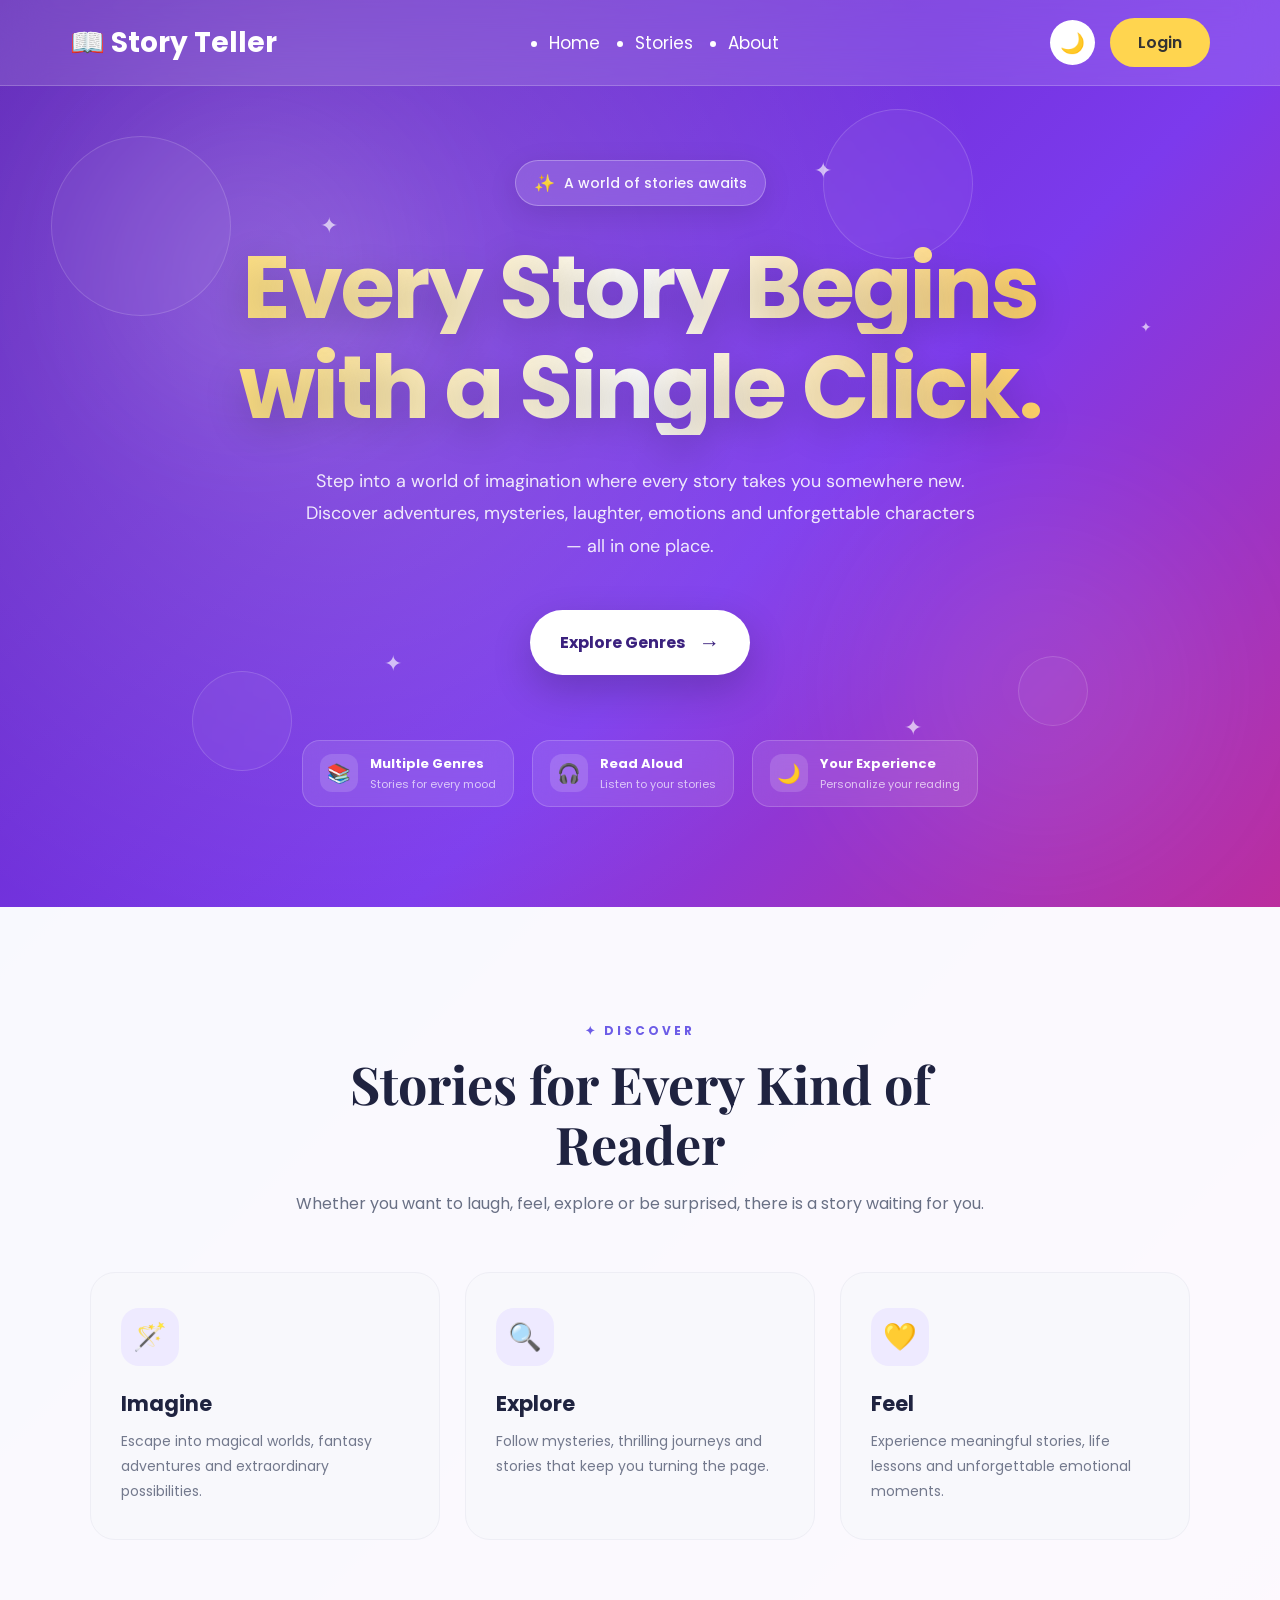
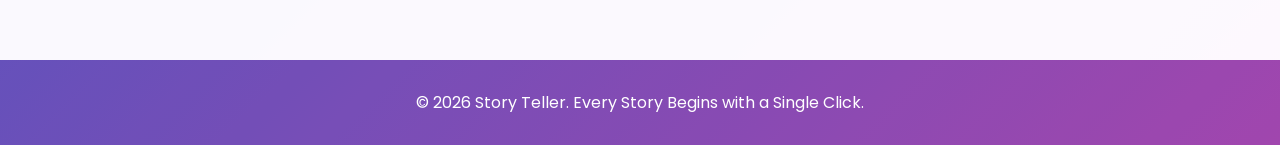
<file: public/index.html>
<!DOCTYPE html>
<html lang="en">

<head>

    <meta charset="UTF-8">

    <meta name="viewport"
          content="width=device-width, initial-scale=1.0">

    <title>Story Teller | Every Story Begins with a Single Click</title>


    <!-- ================= GOOGLE FONTS ================= -->

    <link rel="preconnect"
          href="https://fonts.googleapis.com">

    <link rel="preconnect"
          href="https://fonts.gstatic.com"
          crossorigin>

    <link
        href="https://fonts.googleapis.com/css2?family=DM+Sans:wght@400;500;600;700&family=Playfair+Display:wght@500;600;700&display=swap"
        rel="stylesheet"
    >


    <!-- ================= CSS ================= -->

    <link
        rel="stylesheet"
        href="../assets/css/style.css"
    >

    <link
        rel="stylesheet"
        href="../assets/css/home.css"
    >

    <link
        rel="stylesheet"
        href="../assets/css/responsive.css"
    >

</head>


<body>


    <!-- =====================================================
                            NAVBAR
    ===================================================== -->

    <header>

        <nav class="navbar">


            <div class="logo">

                📖 Story Teller

            </div>


            <ul class="nav-links">


                <li>

                    <a
                        href="index.html"
                        class="active"
                        data-i18n="home"
                    >
                        Home
                    </a>

                </li>


                <li>

                    <a
                        href="stories.html"
                        data-i18n="stories"
                    >
                        Stories
                    </a>

                </li>


                <li>

                    <a
                        href="about.html"
                        data-i18n="about"
                    >
                        About
                    </a>

                </li>


            </ul>


            <div class="nav-right">


                <button
                    id="theme-toggle"
                    class="theme-btn"
                    aria-label="Toggle dark mode"
                >
                    🌙
                </button>


                <a
                    href="login.html"
                    class="login-btn"
                    data-i18n="login"
                >
                    Login
                </a>


            </div>


        </nav>

    </header>



    <!-- =====================================================
                         HERO SECTION
    ===================================================== -->

    <main>


        <section class="hero">


            <!-- Animated Background -->

            <div class="gradient-bg"></div>


            <!-- Decorative Glow -->

            <div class="hero-glow hero-glow-one"></div>

            <div class="hero-glow hero-glow-two"></div>


            <!-- Floating Circles -->

            <span class="circle circle1"></span>

            <span class="circle circle2"></span>

            <span class="circle circle3"></span>

            <span class="circle circle4"></span>


            <!-- Floating Stars -->

            <span class="star star1">✦</span>

            <span class="star star2">✦</span>

            <span class="star star3">✦</span>

            <span class="star star4">✦</span>

            <span class="star star5">✦</span>



            <!-- =================================================
                            HERO CONTENT
            ================================================= -->

            <div class="hero-content">


                <!-- Small Badge -->

                <div class="hero-badge">

                    <span class="badge-icon">
                        ✨
                    </span>

                    <span data-i18n="awaits">
                        A world of stories awaits
                    </span>

                </div>



                <!-- Main Heading -->

                <h1>

                    <span data-i18n="storyBegins">
                        Every Story Begins
                    </span>

                    <span data-i18n="singleClick">
                        with a Single Click.
                    </span>

                </h1>



                <!-- Description -->

                <p class="hero-description"
                   data-i18n="heroDescription">

                    Step into a world of imagination where
                    every story takes you somewhere new.

                    Discover adventures, mysteries,
                    laughter, emotions and unforgettable
                    characters — all in one place.

                </p>



                <!-- Explore Button -->

                <div class="hero-buttons">

                    <a
                        href="stories.html"
                        class="btn-primary hero-main-btn"
                    >

                        <span data-i18n="exploreGenres">
                            Explore Genres
                        </span>

                        <span class="arrow">
                            →
                        </span>

                    </a>

                </div>



                <!-- Trust / Feature Row -->

                <div class="hero-features">


                    <div class="hero-feature">

                        <span class="feature-icon">
                            📚
                        </span>

                        <div>

                            <strong data-i18n="multipleGenres">
                                Multiple Genres
                            </strong>

                            <small data-i18n="storiesEveryMood">
                                Stories for every mood
                            </small>

                        </div>

                    </div>



                    <div class="hero-feature">

                        <span class="feature-icon">
                            🎧
                        </span>

                        <div>

                            <strong data-i18n="readAloud">
                                Read Aloud
                            </strong>

                            <small data-i18n="listenStories">
                                Listen to your stories
                            </small>

                        </div>

                    </div>



                    <div class="hero-feature">

                        <span class="feature-icon">
                            🌙
                        </span>

                        <div>

                            <strong data-i18n="yourExperience">
                                Your Experience
                            </strong>

                            <small data-i18n="personalizeReading">
                                Personalize your reading
                            </small>

                        </div>

                    </div>


                </div>


            </div>


        </section>



        <!-- =====================================================
                         DISCOVER SECTION
        ===================================================== -->

        <section class="discover-section">


            <div class="discover-container">


                <div class="section-heading">


                    <span class="section-label">
                        ✦ DISCOVER
                    </span>


                    <h2 data-i18n="storiesEveryReader">
                        Stories for Every Kind of Reader
                    </h2>


                    <p data-i18n="readerDescription">

                        Whether you want to laugh, feel,
                        explore or be surprised,
                        there is a story waiting for you.

                    </p>


                </div>



                <div class="discover-grid">


                    <div class="discover-card">


                        <div class="discover-icon">
                            🪄
                        </div>


                        <h3 data-i18n="imagine">
                            Imagine
                        </h3>


                        <p data-i18n="imagineDescription">

                            Escape into magical worlds,
                            fantasy adventures and
                            extraordinary possibilities.

                        </p>


                    </div>



                    <div class="discover-card">


                        <div class="discover-icon">
                            🔍
                        </div>


                        <h3 data-i18n="explore">
                            Explore
                        </h3>


                        <p data-i18n="exploreDescription">

                            Follow mysteries, thrilling
                            journeys and stories that
                            keep you turning the page.

                        </p>


                    </div>



                    <div class="discover-card">


                        <div class="discover-icon">
                            💛
                        </div>


                        <h3 data-i18n="feel">
                            Feel
                        </h3>


                        <p data-i18n="feelDescription">

                            Experience meaningful stories,
                            life lessons and unforgettable
                            emotional moments.

                        </p>


                    </div>


                </div>


            </div>


        </section>


    </main>



    <!-- =====================================================
                            FOOTER
    ===================================================== -->

    <footer>

        <p>

            © 2026 Story Teller.

            <span data-i18n="tagline">
                Every Story Begins with a Single Click.
            </span>

        </p>

    </footer>



    <!-- =====================================================
                            APP JS
    ===================================================== -->

    <script src="../assets/js/app.js"></script>


    <!-- =====================================================
                       LANGUAGE SYSTEM
    ===================================================== -->

    <script src="../assets/js/language.js"></script>



    <!-- =====================================================
                         LOGIN CHECK
    ===================================================== -->

    <script>

        const loginBtn =
            document.querySelector(".login-btn");


        if (
            localStorage.getItem("loggedIn")
            === "true"
        ) {

            loginBtn.innerHTML =
                "Profile";

            loginBtn.href =
                "profile.html";

        }

    </script>


</body>

</html>
</file>
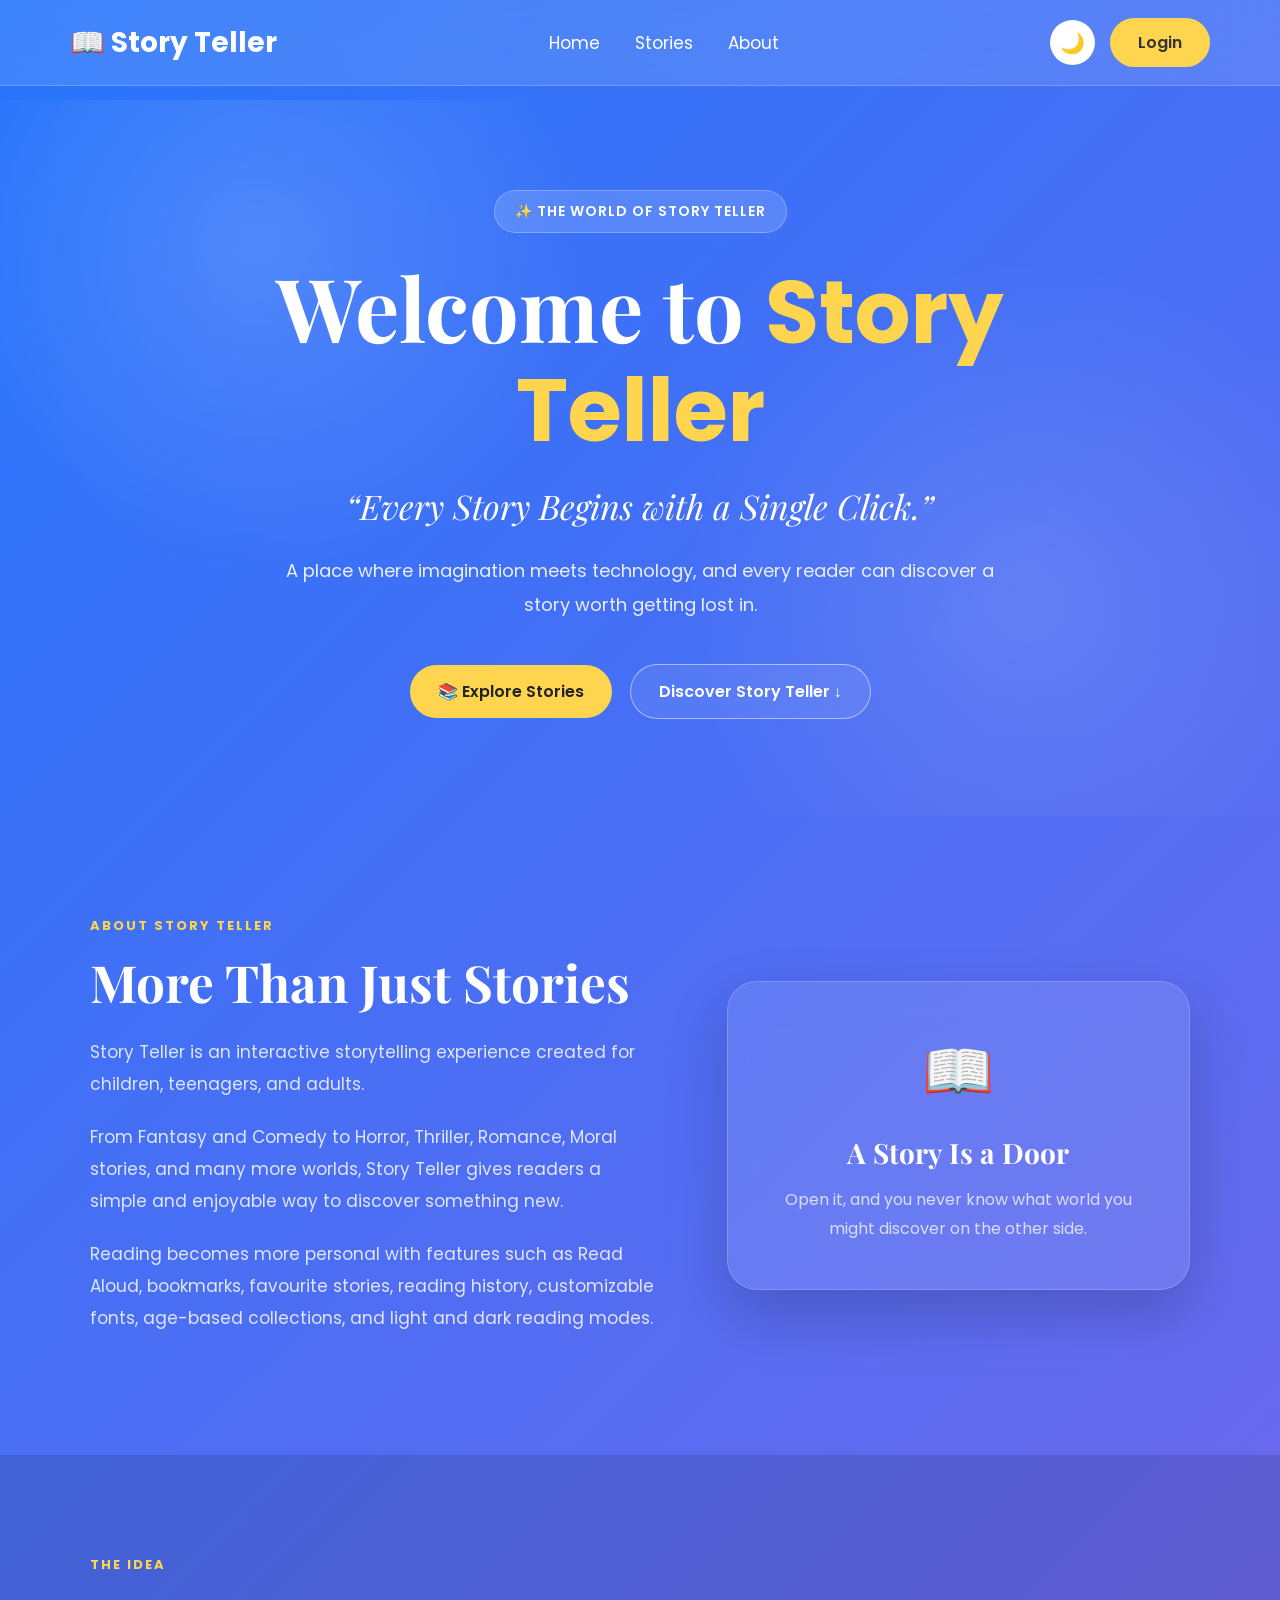
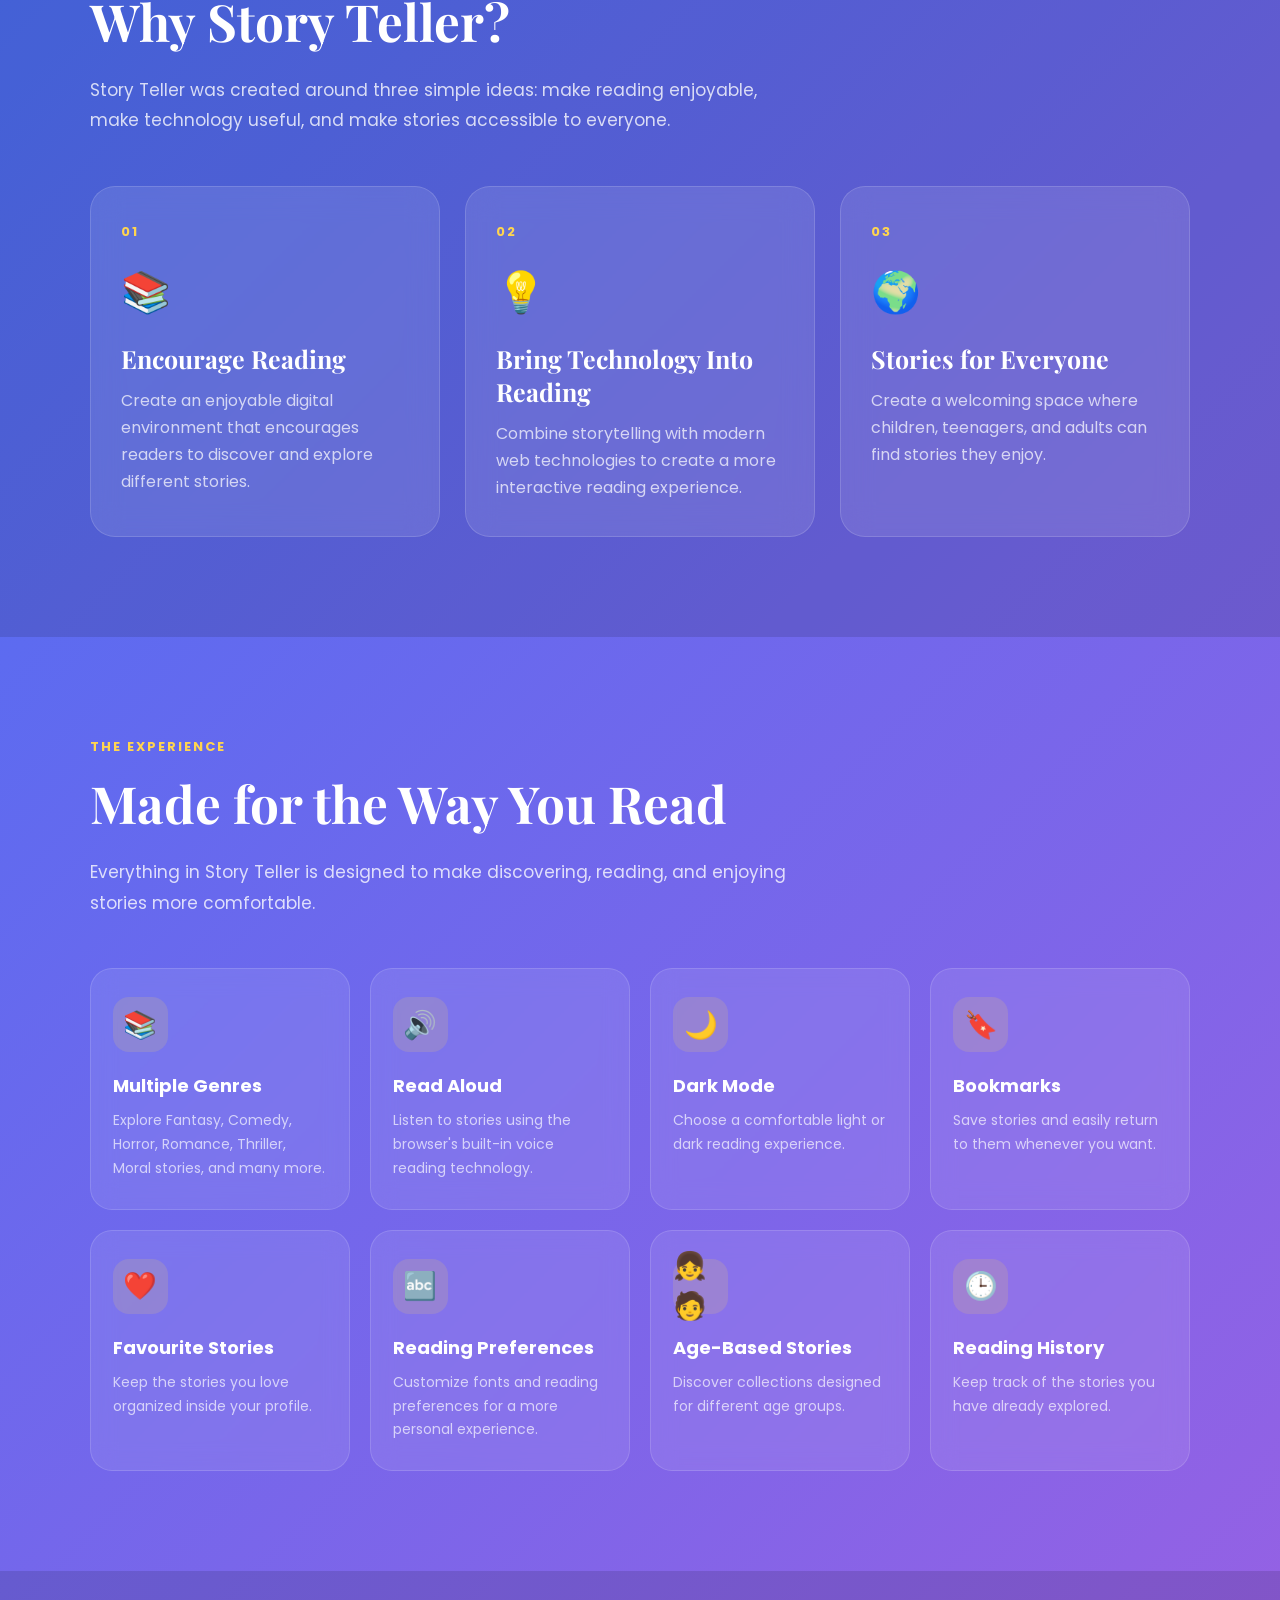
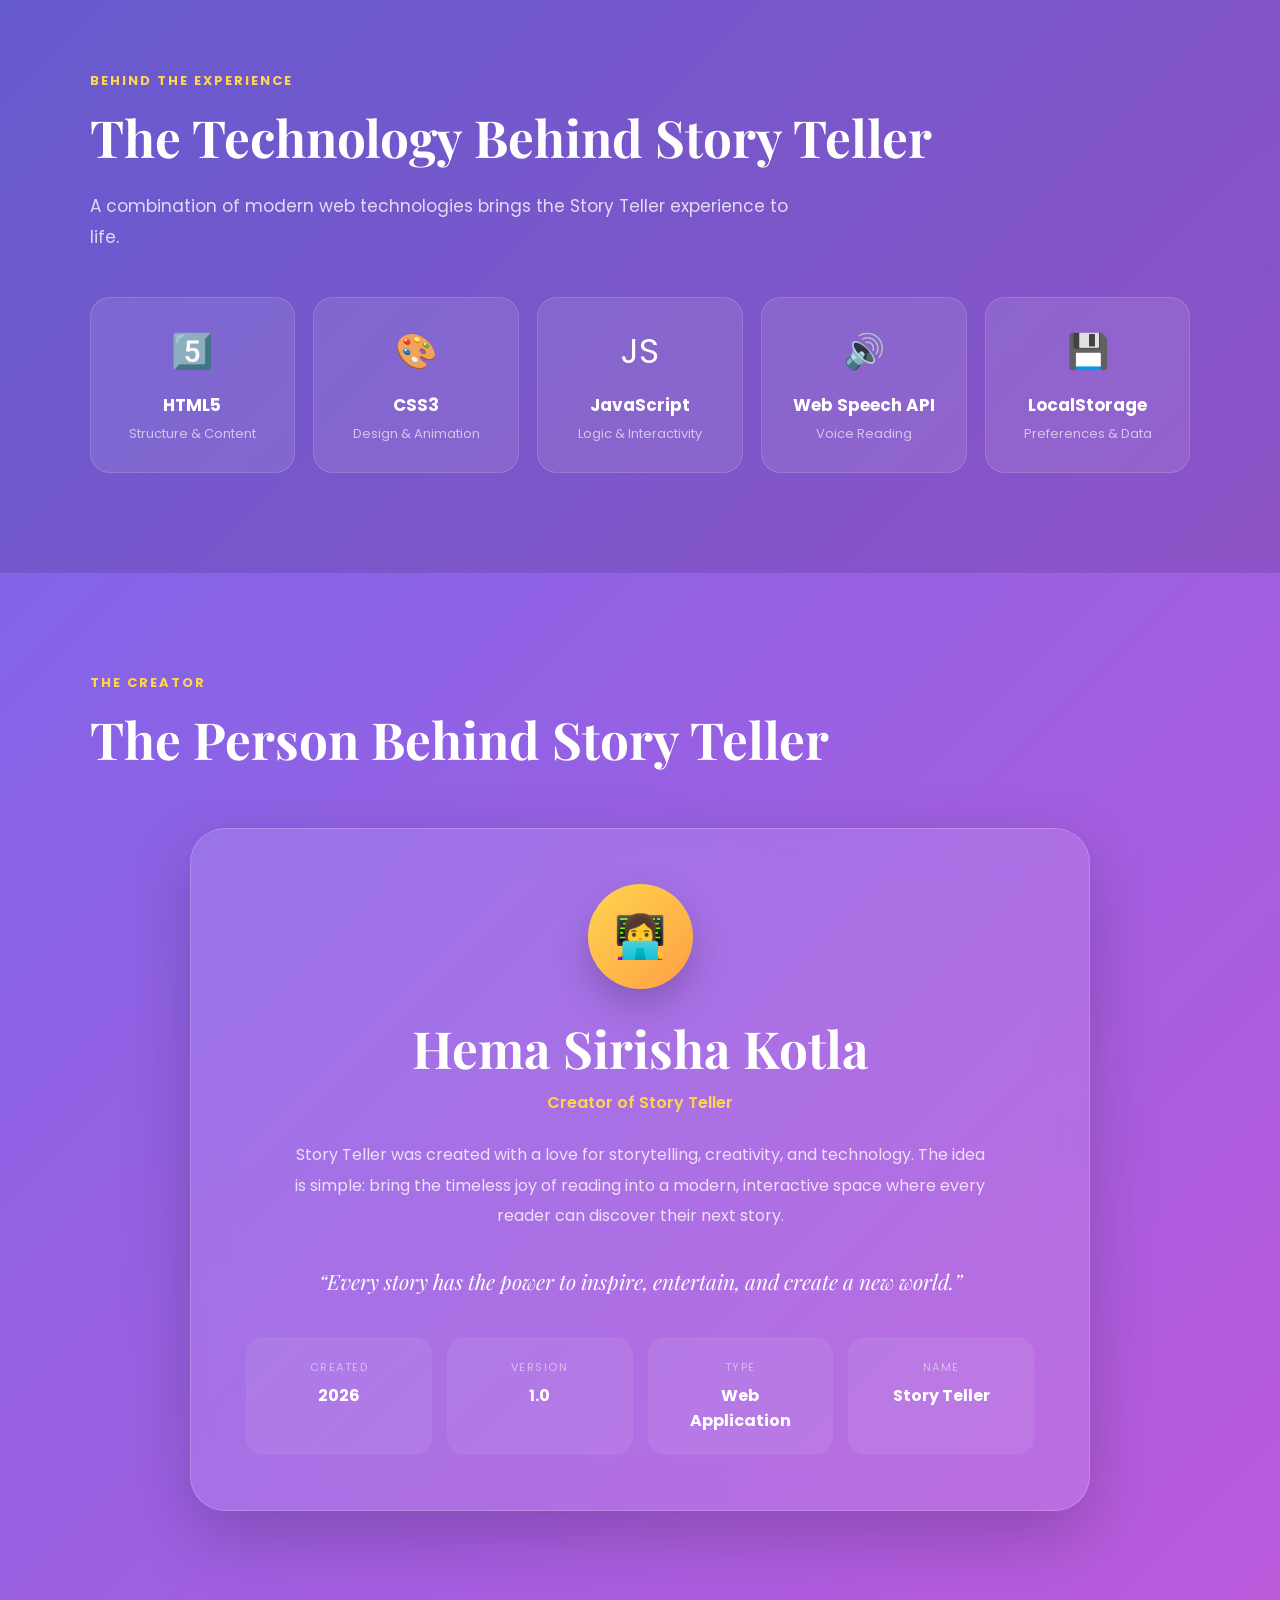
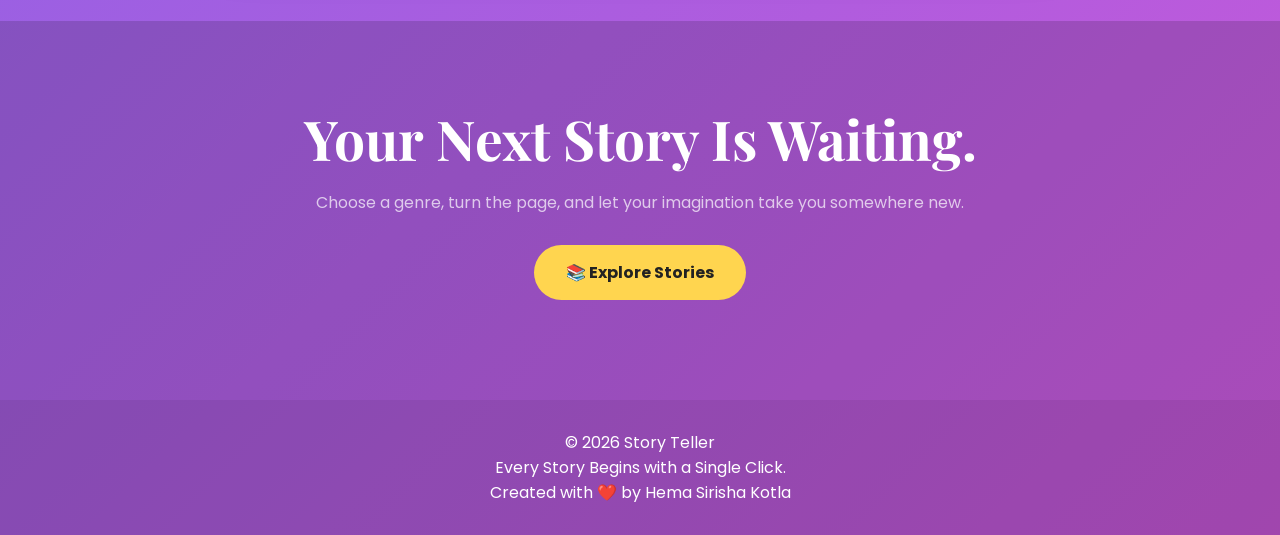
<file: public/about.html>
<!DOCTYPE html>
<html lang="en">

<head>

    <meta charset="UTF-8">

    <meta name="viewport" content="width=device-width, initial-scale=1.0">

    <title>About | Story Teller</title>

    <!-- Google Fonts -->
    <link rel="preconnect" href="https://fonts.googleapis.com">
    <link rel="preconnect" href="https://fonts.gstatic.com" crossorigin>

    <link
        href="https://fonts.googleapis.com/css2?family=DM+Sans:wght@400;500;600;700&family=Playfair+Display:wght@500;600;700&display=swap"
        rel="stylesheet"
    >

    <!-- Existing Styles -->
    <link rel="stylesheet" href="../assets/css/style.css">
    <link rel="stylesheet" href="../assets/css/home.css">
    <link rel="stylesheet" href="../assets/css/responsive.css">

    <style>

        /* =========================================
           ABOUT PAGE
        ========================================= */

        body {
            font-family: "DM Sans", sans-serif;
        }

        .about-page {
            padding-top: 100px;
            overflow: hidden;
        }


        /* =========================================
           HERO
        ========================================= */

        .about-hero {
            position: relative;
            min-height: 72vh;

            display: flex;
            align-items: center;
            justify-content: center;

            text-align: center;

            padding: 90px 20px;

            background:
                radial-gradient(
                    circle at 20% 20%,
                    rgba(255,255,255,.15),
                    transparent 28%
                ),
                radial-gradient(
                    circle at 80% 70%,
                    rgba(255,255,255,.12),
                    transparent 30%
                );
        }


        .about-hero-content {
            position: relative;
            z-index: 2;

            max-width: 950px;

            animation: aboutHeroIn 1s ease;
        }


        @keyframes aboutHeroIn {

            from {
                opacity: 0;
                transform: translateY(35px);
            }

            to {
                opacity: 1;
                transform: translateY(0);
            }

        }


        .about-badge {

            display: inline-flex;

            align-items: center;
            gap: 8px;

            padding: 10px 20px;

            border-radius: 30px;

            background: rgba(255,255,255,.15);

            border: 1px solid rgba(255,255,255,.25);

            backdrop-filter: blur(15px);

            font-size: 14px;

            font-weight: 600;

            letter-spacing: 1px;

            margin-bottom: 28px;

        }


        .about-hero h1 {

            font-family: "Playfair Display", serif;

            font-size: clamp(48px, 7vw, 88px);

            line-height: 1.05;

            margin-bottom: 25px;

            color: white;

        }


        .about-hero h1 span {

            color: #FFD54F;

        }


        .about-tagline {

            font-family: "Playfair Display", serif;

            font-size: clamp(22px, 3vw, 34px);

            font-style: italic;

            color: #fff;

            margin-bottom: 25px;

        }


        .about-description {

            max-width: 750px;

            margin: auto;

            font-size: 18px;

            line-height: 1.9;

            color: rgba(255,255,255,.88);

        }


        .about-hero-buttons {

            margin-top: 35px;

        }


        .about-hero-buttons a {

            display: inline-block;

            text-decoration: none;

            margin: 7px;

            padding: 14px 28px;

            border-radius: 30px;

            font-weight: 600;

            transition: .3s;

        }


        .about-primary {

            background: #FFD54F;

            color: #222;

        }


        .about-secondary {

            border: 1px solid rgba(255,255,255,.5);

            color: white;

            background: rgba(255,255,255,.08);

            backdrop-filter: blur(10px);

        }


        .about-hero-buttons a:hover {

            transform: translateY(-4px);

        }


        /* =========================================
           COMMON SECTION
        ========================================= */

        .about-section {

            padding: 100px 7%;

            position: relative;

        }


        .about-section-inner {

            max-width: 1200px;

            margin: auto;

        }


        .section-label {

            color: #FFD54F;

            font-size: 13px;

            font-weight: 700;

            letter-spacing: 2px;

            text-transform: uppercase;

            margin-bottom: 12px;

        }


        .about-section h2 {

            font-family: "Playfair Display", serif;

            font-size: clamp(34px, 4vw, 52px);

            margin-bottom: 20px;

            color: white;

        }


        .section-intro {

            max-width: 720px;

            line-height: 1.8;

            font-size: 17px;

            color: rgba(255,255,255,.78);

        }


        /* =========================================
           WHAT IS STORY TELLER
        ========================================= */

        .about-story {

            display: grid;

            grid-template-columns: 1.1fr .9fr;

            gap: 70px;

            align-items: center;

        }


        .story-text p {

            line-height: 1.9;

            color: rgba(255,255,255,.82);

            font-size: 17px;

            margin-bottom: 20px;

        }


        .story-quote-card {

            padding: 45px;

            border-radius: 30px;

            background: rgba(255,255,255,.10);

            border: 1px solid rgba(255,255,255,.18);

            backdrop-filter: blur(20px);

            box-shadow: 0 25px 60px rgba(0,0,0,.18);

            text-align: center;

        }


        .story-quote-icon {

            font-size: 58px;

            margin-bottom: 20px;

        }


        .story-quote-card h3 {

            font-family: "Playfair Display", serif;

            font-size: 28px;

            margin-bottom: 15px;

        }


        .story-quote-card p {

            color: rgba(255,255,255,.75);

            line-height: 1.8;

        }


        /* =========================================
           VISION
        ========================================= */

        .vision-section {

            background: rgba(0,0,0,.12);

        }


        .vision-grid {

            display: grid;

            grid-template-columns: repeat(3, 1fr);

            gap: 25px;

            margin-top: 50px;

        }


        .vision-card {

            padding: 35px 30px;

            border-radius: 25px;

            background: rgba(255,255,255,.10);

            border: 1px solid rgba(255,255,255,.15);

            backdrop-filter: blur(15px);

            transition: .35s;

        }


        .vision-card:hover {

            transform: translateY(-8px);

            background: rgba(255,255,255,.15);

        }


        .vision-number {

            font-size: 13px;

            color: #FFD54F;

            font-weight: 700;

            letter-spacing: 2px;

        }


        .vision-icon {

            font-size: 40px;

            margin: 20px 0;

        }


        .vision-card h3 {

            font-family: "Playfair Display", serif;

            font-size: 25px;

            margin-bottom: 12px;

        }


        .vision-card p {

            line-height: 1.7;

            color: rgba(255,255,255,.72);

        }


        /* =========================================
           FEATURES
        ========================================= */

        .features-grid {

            display: grid;

            grid-template-columns: repeat(4, 1fr);

            gap: 20px;

            margin-top: 50px;

        }


        .feature-card {

            padding: 28px 22px;

            border-radius: 22px;

            background: rgba(255,255,255,.09);

            border: 1px solid rgba(255,255,255,.14);

            backdrop-filter: blur(12px);

            transition: .3s;

        }


        .feature-card:hover {

            transform: translateY(-6px);

            background: rgba(255,255,255,.14);

        }


        .feature-icon {

            width: 55px;

            height: 55px;

            display: flex;

            align-items: center;

            justify-content: center;

            border-radius: 16px;

            background: rgba(255,213,79,.15);

            font-size: 27px;

            margin-bottom: 20px;

        }


        .feature-card h3 {

            font-size: 18px;

            margin-bottom: 10px;

        }


        .feature-card p {

            font-size: 14px;

            line-height: 1.7;

            color: rgba(255,255,255,.68);

        }


        /* =========================================
           TECHNOLOGY
        ========================================= */

        .technology-section {

            background: rgba(0,0,0,.12);

        }


        .technology-grid {

            display: grid;

            grid-template-columns: repeat(5, 1fr);

            gap: 18px;

            margin-top: 45px;

        }


        .technology-card {

            padding: 28px 15px;

            text-align: center;

            border-radius: 20px;

            background: rgba(255,255,255,.09);

            border: 1px solid rgba(255,255,255,.14);

            transition: .3s;

        }


        .technology-card:hover {

            transform: translateY(-5px);

        }


        .technology-icon {

            font-size: 34px;

            margin-bottom: 15px;

        }


        .technology-card h3 {

            font-size: 17px;

            margin-bottom: 6px;

        }


        .technology-card p {

            font-size: 13px;

            color: rgba(255,255,255,.62);

        }


        /* =========================================
           CREATOR
        ========================================= */

        .creator-section {

            padding-bottom: 110px;

        }


        .creator-card {

            max-width: 900px;

            margin: 55px auto 0;

            padding: 55px;

            text-align: center;

            border-radius: 35px;

            background: rgba(255,255,255,.11);

            border: 1px solid rgba(255,255,255,.18);

            backdrop-filter: blur(20px);

            box-shadow: 0 25px 70px rgba(0,0,0,.2);

        }


        .creator-avatar {

            width: 105px;

            height: 105px;

            margin: auto auto 25px;

            border-radius: 50%;

            display: flex;

            align-items: center;

            justify-content: center;

            background: linear-gradient(
                135deg,
                #FFD54F,
                #ff9f43
            );

            font-size: 42px;

            box-shadow: 0 15px 35px rgba(0,0,0,.2);

        }


        .creator-card h2 {

            margin-bottom: 8px;

        }


        .creator-role {

            color: #FFD54F;

            font-weight: 600;

            margin-bottom: 25px;

        }


        .creator-card p {

            max-width: 700px;

            margin: auto;

            line-height: 1.9;

            color: rgba(255,255,255,.78);

        }


        .creator-quote {

            font-family: "Playfair Display", serif;

            font-style: italic;

            font-size: 21px;

            margin-top: 30px !important;

            color: white !important;

        }


        /* =========================================
           CREATION DETAILS
        ========================================= */

        .creation-details {

            display: grid;

            grid-template-columns: repeat(4, 1fr);

            gap: 15px;

            margin-top: 35px;

        }


        .creation-item {

            padding: 22px;

            border-radius: 18px;

            background: rgba(255,255,255,.07);

        }


        .creation-item span {

            display: block;

            font-size: 11px;

            letter-spacing: 1.5px;

            text-transform: uppercase;

            color: rgba(255,255,255,.5);

            margin-bottom: 7px;

        }


        .creation-item strong {

            font-size: 16px;

        }


        /* =========================================
           FINAL CTA
        ========================================= */

        .about-final {

            text-align: center;

            padding: 80px 20px 100px;

            background: rgba(0,0,0,.15);

        }


        .about-final h2 {

            font-family: "Playfair Display", serif;

            font-size: clamp(34px, 5vw, 55px);

            margin-bottom: 15px;

        }


        .about-final p {

            color: rgba(255,255,255,.7);

            margin-bottom: 30px;

        }


        .about-final a {

            display: inline-block;

            padding: 15px 32px;

            background: #FFD54F;

            color: #222;

            text-decoration: none;

            border-radius: 30px;

            font-weight: 700;

            transition: .3s;

        }


        .about-final a:hover {

            transform: translateY(-4px);

        }


        /* =========================================
           DARK MODE
        ========================================= */

        body.dark .about-hero {

            background:
                radial-gradient(
                    circle at 20% 20%,
                    rgba(99,102,241,.14),
                    transparent 30%
                ),
                radial-gradient(
                    circle at 80% 70%,
                    rgba(168,85,247,.12),
                    transparent 30%
                );

        }


        body.dark .vision-section,
        body.dark .technology-section,
        body.dark .about-final {

            background: #080b18;

        }


        body.dark .story-quote-card,
        body.dark .vision-card,
        body.dark .feature-card,
        body.dark .technology-card,
        body.dark .creator-card {

            background: rgba(255,255,255,.06);

            border-color: rgba(255,255,255,.09);

        }


        body.dark .creation-item {

            background: rgba(255,255,255,.05);

        }


        /* =========================================
           RESPONSIVE
        ========================================= */

        @media (max-width: 1000px) {

            .features-grid {

                grid-template-columns: repeat(2, 1fr);

            }

            .technology-grid {

                grid-template-columns: repeat(3, 1fr);

            }

            .creation-details {

                grid-template-columns: repeat(2, 1fr);

            }

        }


        @media (max-width: 800px) {

            .about-story {

                grid-template-columns: 1fr;

            }

            .vision-grid {

                grid-template-columns: 1fr;

            }

        }


        @media (max-width: 600px) {

            .about-page {

                padding-top: 80px;

            }

            .about-section {

                padding: 70px 20px;

            }

            .about-hero {

                min-height: 75vh;

                padding: 70px 20px;

            }

            .features-grid {

                grid-template-columns: 1fr;

            }

            .technology-grid {

                grid-template-columns: repeat(2, 1fr);

            }

            .creation-details {

                grid-template-columns: 1fr;

            }

            .creator-card {

                padding: 35px 22px;

            }

        }

    </style>

</head>


<body>


    <!-- =========================================
         NAVBAR
    ========================================== -->

    <nav class="navbar">

        <div class="logo">
            📖 Story Teller
        </div>


        <div class="nav-links">

            <a href="index.html">
                Home
            </a>

            <a href="stories.html">
                Stories
            </a>

            <a href="about.html" class="active">
                About
            </a>

        </div>


        <div class="nav-right">

            <button
                id="theme-toggle"
                class="theme-btn"
                aria-label="Toggle dark mode"
            >
                🌙
            </button>

            <a
                href="login.html"
                class="login-btn"
                id="authButton"
            >
                Login
            </a>

        </div>

    </nav>



    <main class="about-page">


        <!-- =========================================
             HERO
        ========================================== -->

        <section class="about-hero">

            <div class="about-hero-content">

                <div class="about-badge">
                    ✨ THE WORLD OF STORY TELLER
                </div>


                <h1>
                    Welcome to
                    <span>Story Teller</span>
                </h1>


                <div class="about-tagline">
                    “Every Story Begins with a Single Click.”
                </div>


                <p class="about-description">

                    A place where imagination meets technology,
                    and every reader can discover a story worth
                    getting lost in.

                </p>


                <div class="about-hero-buttons">

                    <a
                        href="stories.html"
                        class="about-primary"
                    >
                        📚 Explore Stories
                    </a>


                    <a
                        href="#story"
                        class="about-secondary"
                    >
                        Discover Story Teller ↓
                    </a>

                </div>

            </div>

        </section>



        <!-- =========================================
             WHAT IS STORY TELLER
        ========================================== -->

        <section
            class="about-section"
            id="story"
        >

            <div class="about-section-inner">

                <div class="about-story">


                    <div class="story-text">

                        <div class="section-label">
                            ABOUT STORY TELLER
                        </div>


                        <h2>
                            More Than Just Stories
                        </h2>


                        <p>

                            Story Teller is an interactive storytelling
                            experience created for children, teenagers,
                            and adults.

                        </p>


                        <p>

                            From Fantasy and Comedy to Horror, Thriller,
                            Romance, Moral stories, and many more worlds,
                            Story Teller gives readers a simple and
                            enjoyable way to discover something new.

                        </p>


                        <p>

                            Reading becomes more personal with features
                            such as Read Aloud, bookmarks, favourite
                            stories, reading history, customizable fonts,
                            age-based collections, and light and dark
                            reading modes.

                        </p>

                    </div>


                    <div class="story-quote-card">

                        <div class="story-quote-icon">
                            📖
                        </div>


                        <h3>
                            A Story Is a Door
                        </h3>


                        <p>

                            Open it, and you never know what world
                            you might discover on the other side.

                        </p>

                    </div>


                </div>

            </div>

        </section>



        <!-- =========================================
             VISION
        ========================================== -->

        <section class="about-section vision-section">

            <div class="about-section-inner">

                <div class="section-label">
                    THE IDEA
                </div>


                <h2>
                    Why Story Teller?
                </h2>


                <p class="section-intro">

                    Story Teller was created around three simple ideas:
                    make reading enjoyable, make technology useful,
                    and make stories accessible to everyone.

                </p>


                <div class="vision-grid">


                    <div class="vision-card">

                        <div class="vision-number">
                            01
                        </div>

                        <div class="vision-icon">
                            📚
                        </div>

                        <h3>
                            Encourage Reading
                        </h3>

                        <p>

                            Create an enjoyable digital environment
                            that encourages readers to discover and
                            explore different stories.

                        </p>

                    </div>



                    <div class="vision-card">

                        <div class="vision-number">
                            02
                        </div>

                        <div class="vision-icon">
                            💡
                        </div>

                        <h3>
                            Bring Technology Into Reading
                        </h3>

                        <p>

                            Combine storytelling with modern web
                            technologies to create a more interactive
                            reading experience.

                        </p>

                    </div>



                    <div class="vision-card">

                        <div class="vision-number">
                            03
                        </div>

                        <div class="vision-icon">
                            🌍
                        </div>

                        <h3>
                            Stories for Everyone
                        </h3>

                        <p>

                            Create a welcoming space where children,
                            teenagers, and adults can find stories
                            they enjoy.

                        </p>

                    </div>


                </div>

            </div>

        </section>



        <!-- =========================================
             FEATURES
        ========================================== -->

        <section class="about-section">

            <div class="about-section-inner">

                <div class="section-label">
                    THE EXPERIENCE
                </div>


                <h2>
                    Made for the Way You Read
                </h2>


                <p class="section-intro">

                    Everything in Story Teller is designed to make
                    discovering, reading, and enjoying stories
                    more comfortable.

                </p>


                <div class="features-grid">


                    <div class="feature-card">

                        <div class="feature-icon">
                            📚
                        </div>

                        <h3>
                            Multiple Genres
                        </h3>

                        <p>

                            Explore Fantasy, Comedy, Horror, Romance,
                            Thriller, Moral stories, and many more.

                        </p>

                    </div>



                    <div class="feature-card">

                        <div class="feature-icon">
                            🔊
                        </div>

                        <h3>
                            Read Aloud
                        </h3>

                        <p>

                            Listen to stories using the browser's
                            built-in voice reading technology.

                        </p>

                    </div>



                    <div class="feature-card">

                        <div class="feature-icon">
                            🌙
                        </div>

                        <h3>
                            Dark Mode
                        </h3>

                        <p>

                            Choose a comfortable light or dark
                            reading experience.

                        </p>

                    </div>



                    <div class="feature-card">

                        <div class="feature-icon">
                            🔖
                        </div>

                        <h3>
                            Bookmarks
                        </h3>

                        <p>

                            Save stories and easily return to them
                            whenever you want.

                        </p>

                    </div>



                    <div class="feature-card">

                        <div class="feature-icon">
                            ❤️
                        </div>

                        <h3>
                            Favourite Stories
                        </h3>

                        <p>

                            Keep the stories you love organized
                            inside your profile.

                        </p>

                    </div>



                    <div class="feature-card">

                        <div class="feature-icon">
                            🔤
                        </div>

                        <h3>
                            Reading Preferences
                        </h3>

                        <p>

                            Customize fonts and reading preferences
                            for a more personal experience.

                        </p>

                    </div>



                    <div class="feature-card">

                        <div class="feature-icon">
                            👧🧑
                        </div>

                        <h3>
                            Age-Based Stories
                        </h3>

                        <p>

                            Discover collections designed for
                            different age groups.

                        </p>

                    </div>



                    <div class="feature-card">

                        <div class="feature-icon">
                            🕒
                        </div>

                        <h3>
                            Reading History
                        </h3>

                        <p>

                            Keep track of the stories you have
                            already explored.

                        </p>

                    </div>


                </div>

            </div>

        </section>



        <!-- =========================================
             TECHNOLOGY
        ========================================== -->

        <section class="about-section technology-section">

            <div class="about-section-inner">

                <div class="section-label">
                    BEHIND THE EXPERIENCE
                </div>


                <h2>
                    The Technology Behind Story Teller
                </h2>


                <p class="section-intro">

                    A combination of modern web technologies brings
                    the Story Teller experience to life.

                </p>


                <div class="technology-grid">


                    <div class="technology-card">

                        <div class="technology-icon">
                            5️⃣
                        </div>

                        <h3>
                            HTML5
                        </h3>

                        <p>
                            Structure & Content
                        </p>

                    </div>



                    <div class="technology-card">

                        <div class="technology-icon">
                            🎨
                        </div>

                        <h3>
                            CSS3
                        </h3>

                        <p>
                            Design & Animation
                        </p>

                    </div>



                    <div class="technology-card">

                        <div class="technology-icon">
                            JS
                        </div>

                        <h3>
                            JavaScript
                        </h3>

                        <p>
                            Logic & Interactivity
                        </p>

                    </div>



                    <div class="technology-card">

                        <div class="technology-icon">
                            🔊
                        </div>

                        <h3>
                            Web Speech API
                        </h3>

                        <p>
                            Voice Reading
                        </p>

                    </div>



                    <div class="technology-card">

                        <div class="technology-icon">
                            💾
                        </div>

                        <h3>
                            LocalStorage
                        </h3>

                        <p>
                            Preferences & Data
                        </p>

                    </div>


                </div>

            </div>

        </section>



        <!-- =========================================
             CREATOR
        ========================================== -->

        <section class="about-section creator-section">

            <div class="about-section-inner">

                <div class="section-label">
                    THE CREATOR
                </div>


                <h2>
                    The Person Behind Story Teller
                </h2>


                <div class="creator-card">


                    <div class="creator-avatar">
                        👩‍💻
                    </div>


                    <h2>
                        Hema Sirisha Kotla
                    </h2>


                    <div class="creator-role">
                        Creator of Story Teller
                    </div>


                    <p>

                        Story Teller was created with a love for
                        storytelling, creativity, and technology.

                        The idea is simple: bring the timeless joy
                        of reading into a modern, interactive space
                        where every reader can discover their next
                        story.

                    </p>


                    <p class="creator-quote">

                        “Every story has the power to inspire,
                        entertain, and create a new world.”

                    </p>


                    <!-- Creation Details -->

                    <div class="creation-details">


                        <div class="creation-item">

                            <span>
                                Created
                            </span>

                            <strong>
                                2026
                            </strong>

                        </div>


                        <div class="creation-item">

                            <span>
                                Version
                            </span>

                            <strong>
                                1.0
                            </strong>

                        </div>


                        <div class="creation-item">

                            <span>
                                Type
                            </span>

                            <strong>
                                Web Application
                            </strong>

                        </div>


                        <div class="creation-item">

                            <span>
                                Name
                            </span>

                            <strong>
                                Story Teller
                            </strong>

                        </div>


                    </div>


                </div>

            </div>

        </section>



        <!-- =========================================
             FINAL MESSAGE
        ========================================== -->

        <section class="about-final">

            <h2>
                Your Next Story Is Waiting.
            </h2>


            <p>

                Choose a genre, turn the page,
                and let your imagination take you somewhere new.

            </p>


            <a href="stories.html">
                📚 Explore Stories
            </a>

        </section>


    </main>



    <!-- =========================================
         FOOTER
    ========================================== -->

    <footer>

        <p>
            © 2026 Story Teller
        </p>

        <p>
            Every Story Begins with a Single Click.
        </p>

        <p>
            Created with ❤️ by Hema Sirisha Kotla
        </p>

    </footer>



    <!-- =========================================
         THEME + AUTH
    ========================================== -->

    <script src="../assets/js/app.js"></script>


    <script>

        /* =========================================
           LOGIN / PROFILE
        ========================================= */

        const authButton =
            document.getElementById("authButton");


        const loggedIn =
            localStorage.getItem("loggedIn");


        if (loggedIn === "true") {

            const userName =
                localStorage.getItem("userName") ||
                "Profile";


            authButton.innerHTML =
                `👤 ${userName}`;


            authButton.href =
                "profile.html";

        }


        /* =========================================
           THEME BUTTON SAFETY
        ========================================= */

        const themeButton =
            document.getElementById("theme-toggle");


        if (themeButton) {

            if (
                localStorage.getItem("theme") === "dark"
            ) {

                document.body.classList.add("dark");

                themeButton.innerHTML = "☀️";

            }


            themeButton.onclick = function () {

                document.body.classList.toggle("dark");


                if (
                    document.body.classList.contains("dark")
                ) {

                    localStorage.setItem(
                        "theme",
                        "dark"
                    );

                    themeButton.innerHTML = "☀️";

                } else {

                    localStorage.setItem(
                        "theme",
                        "light"
                    );

                    themeButton.innerHTML = "🌙";

                }

            };

        }

    </script>


</body>

</html>
</file>
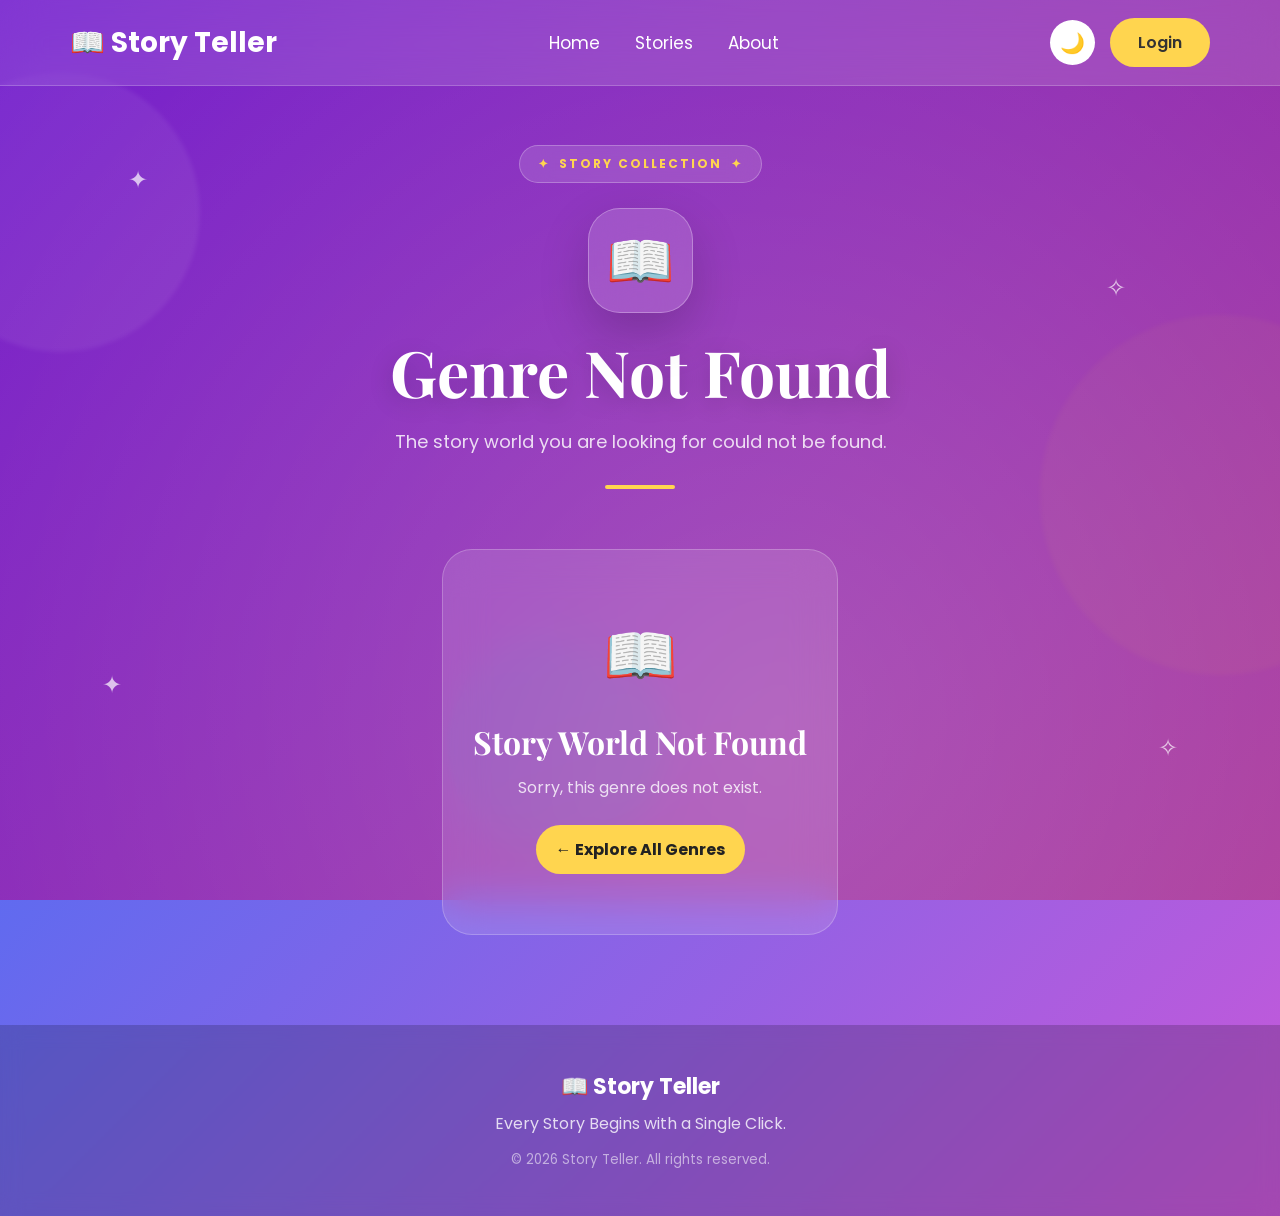
<file: public/genre.html>
<!DOCTYPE html>

<html lang="en">

<head>

<meta charset="UTF-8">

<meta name="viewport" content="width=device-width, initial-scale=1.0">

<title>Choose Story | Story Teller</title>


<!-- Google Fonts -->

<link rel="preconnect" href="https://fonts.googleapis.com">

<link rel="preconnect" href="https://fonts.gstatic.com" crossorigin>

<link
    href="https://fonts.googleapis.com/css2?family=DM+Sans:wght@400;500;600;700&family=Playfair+Display:wght@600;700&display=swap"
    rel="stylesheet"
>


<!-- Main CSS -->

<link rel="stylesheet" href="../assets/css/style.css">

<link rel="stylesheet" href="../assets/css/genre.css">

<link rel="stylesheet" href="../assets/css/responsive.css">


</head>


<body>


<!-- =====================================================
                        NAVBAR
===================================================== -->

<nav class="navbar">


    <div class="logo">
        📖 Story Teller
    </div>


    <div class="nav-links">

        <a href="index.html" data-i18n="home">
            Home
        </a>

        <a href="stories.html" data-i18n="stories">
            Stories
        </a>

        <a href="about.html" data-i18n="about">
            About
        </a>

    </div>


    <div class="nav-right">

        <button
            id="theme-toggle"
            class="theme-btn"
            aria-label="Toggle dark mode"
        >
            🌙
        </button>


        <a
            href="login.html"
            class="login-btn"
            data-i18n="login"
        >
            Login
        </a>

    </div>


</nav>



<!-- =====================================================
                    PREMIUM BACKGROUND
===================================================== -->

<div class="genre-background">

    <span class="genre-orb orb-one"></span>

    <span class="genre-orb orb-two"></span>

    <span class="genre-orb orb-three"></span>


    <span class="genre-star star-one">✦</span>

    <span class="genre-star star-two">✧</span>

    <span class="genre-star star-three">✦</span>

    <span class="genre-star star-four">✧</span>

</div>



<!-- =====================================================
                  STORY COLLECTION
===================================================== -->

<main class="story-library">


    <!-- ================= HEADER ================= -->

    <header class="story-library-header">


        <div class="collection-badge">

            <span>✦</span>

            <span data-i18n="storyCollection">
                STORY COLLECTION
            </span>

            <span>✦</span>

        </div>


        <div
            class="genre-main-icon"
            id="genreIcon"
        >
            📖
        </div>


        <h1 id="genreTitle">
            Choose Your Story
        </h1>


        <p id="genreDescription">
            Select a story and enter a world of imagination.
        </p>


        <div class="header-line"></div>


    </header>



    <!-- ================= STORY GRID ================= -->

    <section
        class="story-grid"
        id="storyList"
    >

    </section>


</main>



<!-- =====================================================
                        FOOTER
===================================================== -->

<footer>

    <div class="footer-logo">
        📖 Story Teller
    </div>

    <p data-i18n="tagline">
        Every Story Begins with a Single Click.
    </p>

    <small>
        © 2026 Story Teller. All rights reserved.
    </small>

</footer>



<!-- =====================================================
                     STORY DATA
===================================================== -->

<script src="../assets/js/storyData.js"></script>


<!-- =====================================================
                    LANGUAGE SYSTEM
===================================================== -->

<script src="../assets/js/language.js"></script>



<!-- =====================================================
                  GENERATE STORIES
===================================================== -->

<script>


/* =====================================
        GET SELECTED GENRE
===================================== */

const params =
    new URLSearchParams(window.location.search);


const genre =
    params.get("genre");



/* =====================================
        GET ELEMENTS
===================================== */

const stories =
    storyData[genre];


const storyList =
    document.getElementById("storyList");


const genreTitle =
    document.getElementById("genreTitle");


const genreDescription =
    document.getElementById("genreDescription");


const genreIcon =
    document.getElementById("genreIcon");



/* =====================================
        GENRE ICONS
===================================== */

function getStoryIcon(genre) {

    const icons = {

        fantasy: "🧚",

        comedy: "😂",

        moral: "📚",

        animals: "🐶",

        magic: "🦄",

        bedtime: "🌙",

        fairytale: "🏰",

        adventure: "🚀",

        thriller: "🔪",

        horror: "👻",

        romance: "❤️",

        mystery: "🕵️",

        scifi: "🚀",

        historical: "📜",

        motivational: "💡"

    };


    return icons[genre] || "📖";

}



/* =====================================
        GENRE DESCRIPTIONS
===================================== */

function getGenreDescription(genre) {

    const descriptions = {

        fantasy:
            "Step into magical worlds filled with wonder, courage and unforgettable adventures.",

        comedy:
            "Get ready for laughter, funny moments and stories that will brighten your day.",

        moral:
            "Discover meaningful stories filled with valuable lessons and inspiring moments.",

        animals:
            "Meet lovable animals and discover heartwarming adventures from their world.",

        magic:
            "Enter a magical world where imagination comes alive and anything is possible.",

        bedtime:
            "Relax, slow down and enjoy gentle stories perfect for peaceful bedtime reading.",

        fairytale:
            "Enter enchanted kingdoms filled with castles, magic, heroes and happily-ever-afters.",

        adventure:
            "Get ready for exciting journeys, brave heroes and unforgettable discoveries.",

        thriller:
            "Prepare for suspenseful journeys filled with tension, secrets and unexpected turns.",

        horror:
            "Enter mysterious worlds where strange events, shadows and secrets await.",

        romance:
            "Discover stories about relationships, emotions, connections and unforgettable moments.",

        mystery:
            "Follow the clues, uncover hidden secrets and solve fascinating mysteries.",

        scifi:
            "Explore futuristic worlds, advanced technology, space and extraordinary possibilities.",

        historical:
            "Travel through time and experience stories inspired by remarkable moments from history.",

        motivational:
            "Find inspiration through stories about courage, growth, determination and success."

    };


    return descriptions[genre] ||
        "Select a story and enter a world of imagination.";

}



/* =====================================
        TRANSLATED GENRE DESCRIPTIONS
===================================== */

const genreDescriptionKeys = {

    fantasy: "fantasyDescription",

    comedy: "comedyDescription",

    moral: "moralDescription",

    animals: "animalsDescription",

    magic: "magicDescription",

    bedtime: "bedtimeDescription",

    fairytale: "fairyTalesDescription",

    adventure: "adventureDescription",

    thriller: "thrillerDescription",

    horror: "horrorDescription",

    romance: "romanceDescription",

    mystery: "mysteryDescription",

    scifi: "scifiDescription",

    historical: "historicalDescription",

    motivational: "motivationalDescription"

};



/* =====================================
        TRANSLATED GENRE NAMES
===================================== */

const genreTranslationKeys = {

    fantasy: "fantasy",

    comedy: "comedy",

    moral: "moral",

    animals: "animals",

    magic: "magic",

    bedtime: "bedtime",

    fairytale: "fairyTales",

    adventure: "adventure",

    thriller: "thriller",

    horror: "horror",

    romance: "romance",

    mystery: "mystery",

    scifi: "scifi",

    historical: "historical",

    motivational: "motivational"

};



/* =====================================
        CHECK GENRE
===================================== */

if (
    !stories ||
    !Array.isArray(stories)
) {


    genreTitle.innerText =
        "Genre Not Found";


    genreDescription.innerText =
        "The story world you are looking for could not be found.";


    genreIcon.innerText =
        "📖";


    storyList.innerHTML = `

        <div class="story-empty">

            <div class="empty-icon">
                📖
            </div>

            <h2 data-i18n="storyWorldNotFound">
                Story World Not Found
            </h2>

            <p data-i18n="genreDoesNotExist">
                Sorry, this genre does not exist.
            </p>

            <a
                href="stories.html"
                class="back-to-stories"
                data-i18n="exploreAllGenres"
            >
                ← Explore All Genres
            </a>

        </div>

    `;

}


/* =====================================
        SHOW STORIES
===================================== */

else {


    /* ===============================
            GET TRANSLATED GENRE
    =============================== */

    const genreKey =
        genreTranslationKeys[genre] || null;


    const translatedGenre =
        genreKey
            ? getTranslation(genreKey)
            : (
                genre.charAt(0).toUpperCase() +
                genre.slice(1)
            );


    const translatedStories =
        getTranslation("stories");


    const translatedDescriptionKey =
        genreDescriptionKeys[genre];


    const translatedDescription =
        translatedDescriptionKey
            ? getTranslation(translatedDescriptionKey)
            : getGenreDescription(genre);



    /* ===============================
            UPDATE HEADER
    =============================== */

    genreTitle.innerText =
        `${translatedGenre} ${translatedStories}`;


    genreDescription.innerText =
        translatedDescription;


    genreIcon.innerText =
        getStoryIcon(genre);



    /* ===============================
            CLEAR GRID
    =============================== */

    storyList.innerHTML = "";



    /* ===============================
            CREATE STORY CARDS
    =============================== */

    stories.forEach((story, index) => {


        const storyNumber =
            String(index + 1).padStart(2, "0");


        storyList.innerHTML += `

            <article
                class="story-card"
                style="--card-delay:${index * 0.12}s"
            >


                <!-- STORY VISUAL -->

                <div class="story-visual">


                    <div class="visual-glow"></div>


                    <div class="story-icon">

                        ${getStoryIcon(genre)}

                    </div>


                    <span class="story-number">

                        ${storyNumber}

                    </span>


                </div>



                <!-- STORY CONTENT -->

                <div class="story-card-content">


                    <div class="story-top">


                        <span class="story-label">

                            ${getTranslation("story")} ${storyNumber}

                        </span>


                        <span class="story-rating">

                            ⭐ ${story.rating}

                        </span>


                    </div>



                    <h2>

                        ${story.title}

                    </h2>



                    <span class="story-genre">

                        ${translatedGenre}

                    </span>



                    <div class="story-info">


                        <span>

                            📖 ${story.pages.length} ${getTranslation("pages")}

                        </span>


                        <span>

                            ✨ ${getTranslation("originalStory")}

                        </span>


                    </div>



                    <a
                        href="story.html?genre=${genre}&story=${index}"
                        class="story-read-btn"
                    >

                        <span>

                            ${getTranslation("readThisStory")}

                        </span>


                        <strong>

                            →

                        </strong>

                    </a>


                </div>


            </article>

        `;

    });

}


/* =====================================
        APPLY PAGE LANGUAGE
===================================== */

applyLanguage();


</script>



<!-- =====================================================
                    LOGIN CHECK
===================================================== -->

<script>


const loginBtn =
    document.querySelector(".login-btn");


if (
    localStorage.getItem("loggedIn") === "true"
) {

    loginBtn.innerHTML =
        getTranslation("profile");

    loginBtn.href =
        "profile.html";

}


</script>



<!-- =====================================================
                    DARK MODE
===================================================== -->

<script>


const toggle =
    document.getElementById("theme-toggle");


/* Load saved theme */

if (
    localStorage.getItem("theme") === "dark"
) {

    document.body.classList.add("dark");

    toggle.innerHTML =
        "☀️";

}


/* Toggle theme */

toggle.onclick = () => {


    document.body.classList.toggle("dark");


    if (
        document.body.classList.contains("dark")
    ) {


        localStorage.setItem(
            "theme",
            "dark"
        );


        toggle.innerHTML =
            "☀️";

    }


    else {


        localStorage.setItem(
            "theme",
            "light"
        );


        toggle.innerHTML =
            "🌙";

    }

};


</script>


</body>

</html>
</file>
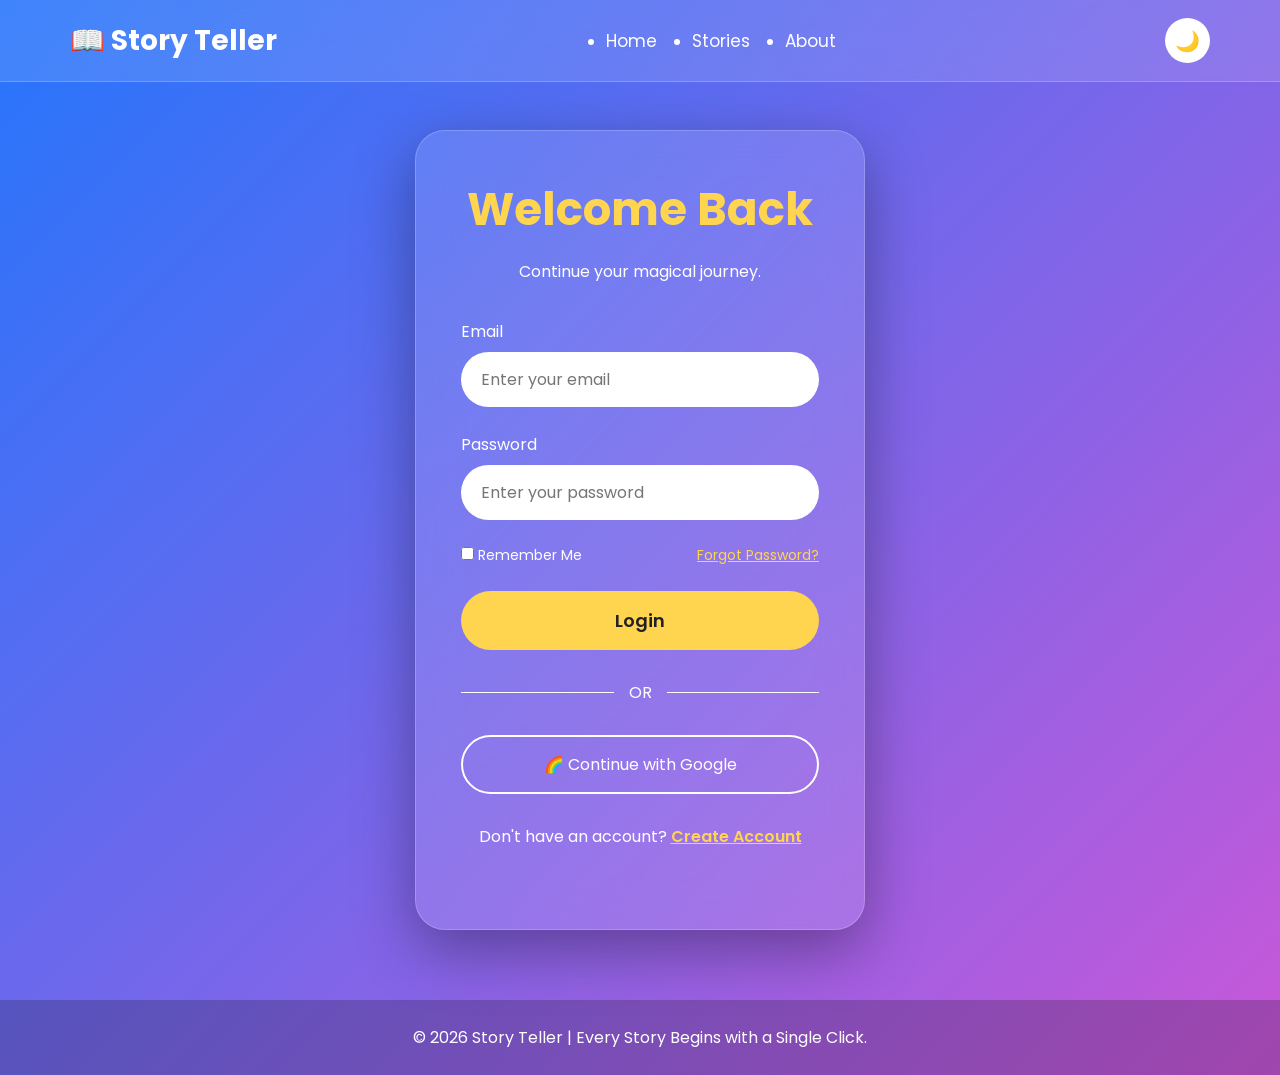
<file: public/login.html>
<!DOCTYPE html>
<html lang="en">

<head>

<meta charset="UTF-8">

<meta name="viewport" content="width=device-width, initial-scale=1.0">

<title>Login | Story Teller</title>


<link rel="preconnect" href="https://fonts.googleapis.com">

<link rel="preconnect" href="https://fonts.gstatic.com" crossorigin>


<link href="https://fonts.googleapis.com/css2?family=Poppins:wght@300;400;500;600;700&display=swap"
rel="stylesheet">


<link rel="stylesheet" href="../assets/css/style.css">

<link rel="stylesheet" href="../assets/css/auth.css">


</head>


<body>


<header>


<nav class="navbar">


<div class="logo">

📖 Story Teller

</div>



<ul class="nav-links">


<li>
<a href="index.html">
Home
</a>
</li>


<li>
<a href="stories.html">
Stories
</a>
</li>


<li>
<a href="about.html">
About
</a>
</li>


</ul>



<div class="nav-right">


<button id="theme-toggle" class="theme-btn">

🌙

</button>


</div>


</nav>


</header>





<section class="auth-page">


<div class="auth-box">


<h1>

Welcome Back

</h1>



<p>

Continue your magical journey.

</p>



<form id="loginForm">


<div class="input-group">


<label>

Email

</label>


<input
type="email"
placeholder="Enter your email"
required>


</div>





<div class="input-group">


<label>

Password

</label>


<input
type="password"
placeholder="Enter your password"
required>


</div>





<div class="options">


<label>


<input type="checkbox">


Remember Me


</label>



<a href="#">

Forgot Password?

</a>


</div>





<button class="auth-btn">

Login

</button>



</form>





<div class="divider">


<span>

OR

</span>


</div>





<button
type="button"
class="google-btn"
id="googleLoginBtn">

🌈 Continue with Google

</button>





<p class="switch">


Don't have an account?


<a href="signup.html">

Create Account

</a>


</p>



</div>


</section>





<footer>


<p>

© 2026 Story Teller | Every Story Begins with a Single Click.

</p>


</footer>





<script>


// DARK MODE


const themeBtn=document.getElementById("theme-toggle");



if(localStorage.getItem("theme")==="dark"){


document.body.classList.add("dark");

themeBtn.innerHTML="☀️";


}



themeBtn.onclick=function(){


document.body.classList.toggle("dark");



if(document.body.classList.contains("dark")){


localStorage.setItem("theme","dark");

themeBtn.innerHTML="☀️";


}

else{


localStorage.setItem("theme","light");

themeBtn.innerHTML="🌙";


}


};





// LOGIN SYSTEM


document.getElementById("loginForm").onsubmit=function(e){


e.preventDefault();





/* ===============================
        GET LOGIN DETAILS
================================== */


const email =
document.querySelector('input[type="email"]').value.trim().toLowerCase();


const password =
document.querySelector('input[type="password"]').value;





/* ===============================
        GET ALL USERS
================================== */


let users =
JSON.parse(
localStorage.getItem("users")
) || [];





/* ===============================
        FIND USER
================================== */


const user =
users.find(
account =>
account.email === email &&
account.password === password
);





/* ===============================
        LOGIN SUCCESS
================================== */


if(user){


/* Save CURRENT logged-in user */


localStorage.setItem(
"userName",
user.name
);


localStorage.setItem(
"userEmail",
user.email
);


localStorage.setItem(
"loggedIn",
"true"
);


alert(
"Welcome back, " +
user.name +
"! 📖✨"
);


window.location.href =
"profile.html";


}





/* ===============================
        LOGIN FAILED
================================== */


else{


alert(
"Incorrect Email or Password!"
);


}


};





// GOOGLE LOGIN BUTTON


document.getElementById("googleLoginBtn").onclick=function(){


alert(
"🌈 Google Login is not connected yet.\n\n" +
"Please use your Email & Password to login."
);


};


</script>


</body>

</html>
</file>
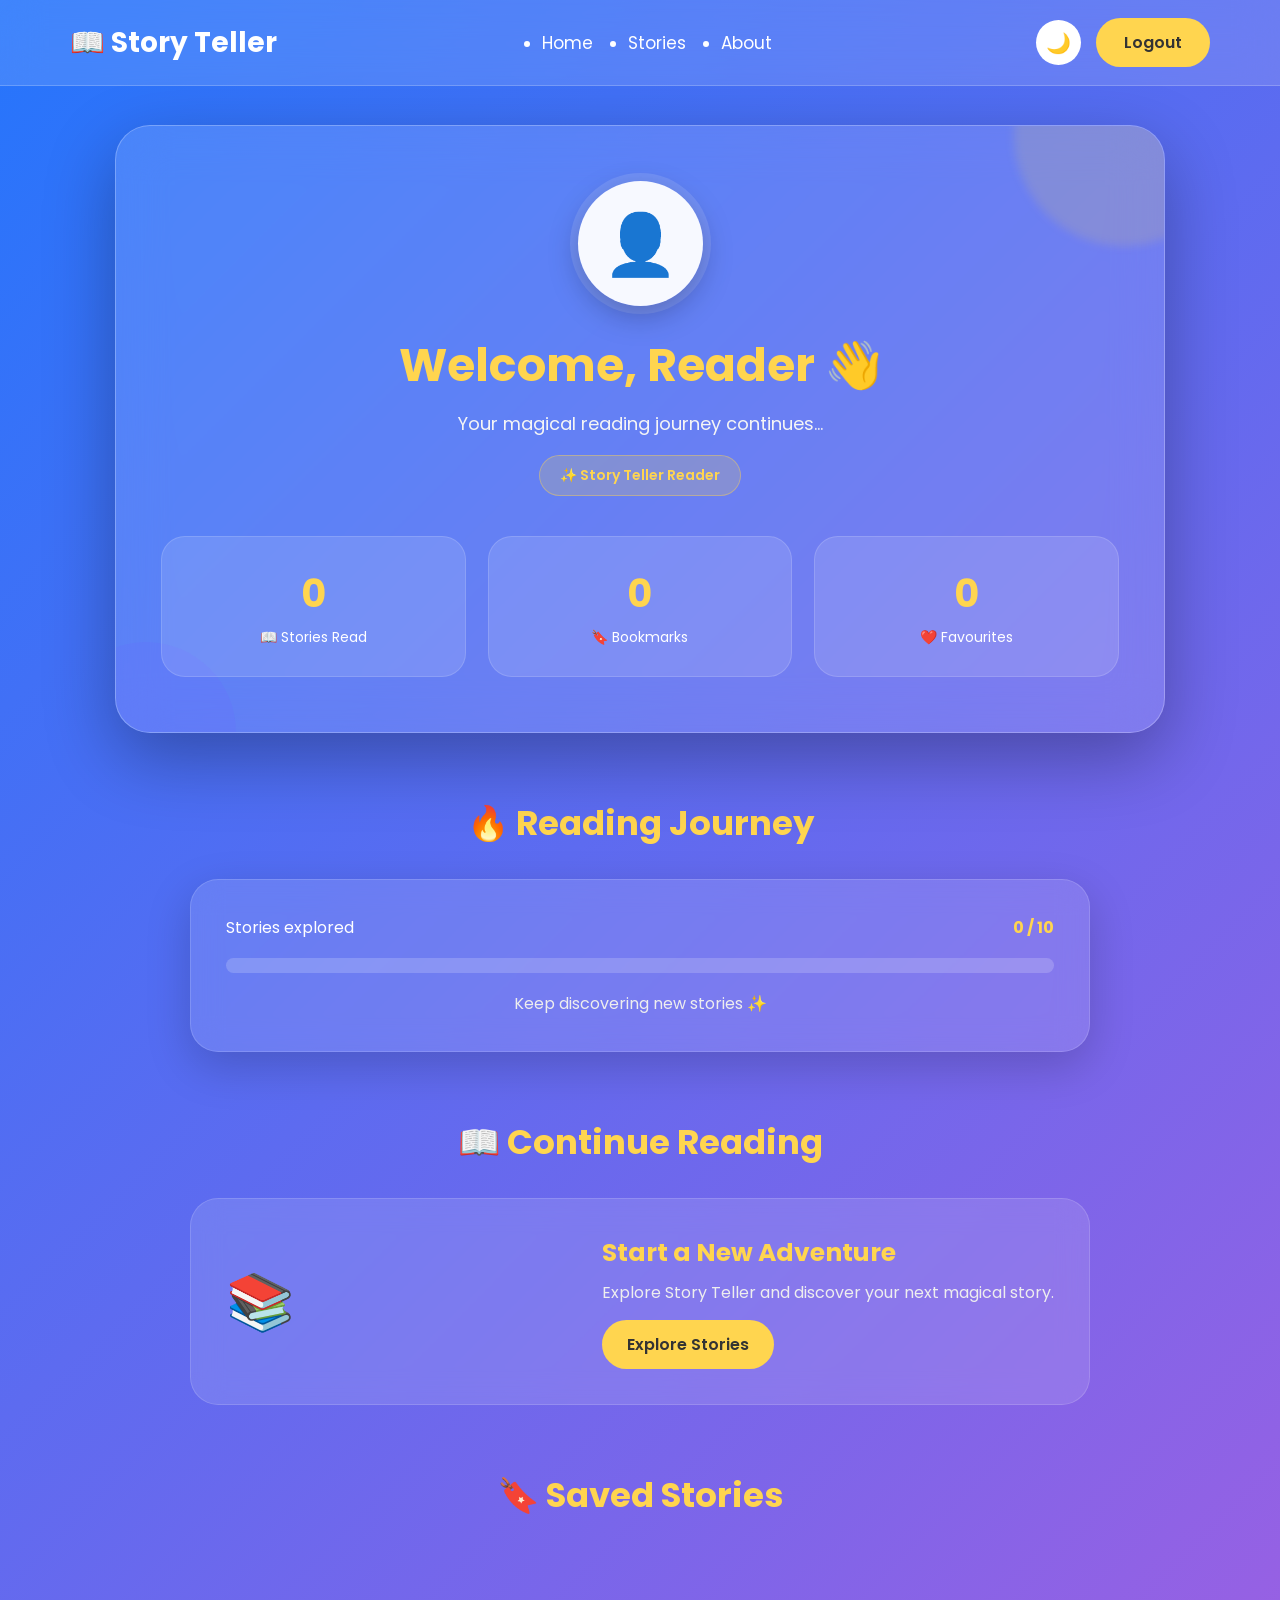
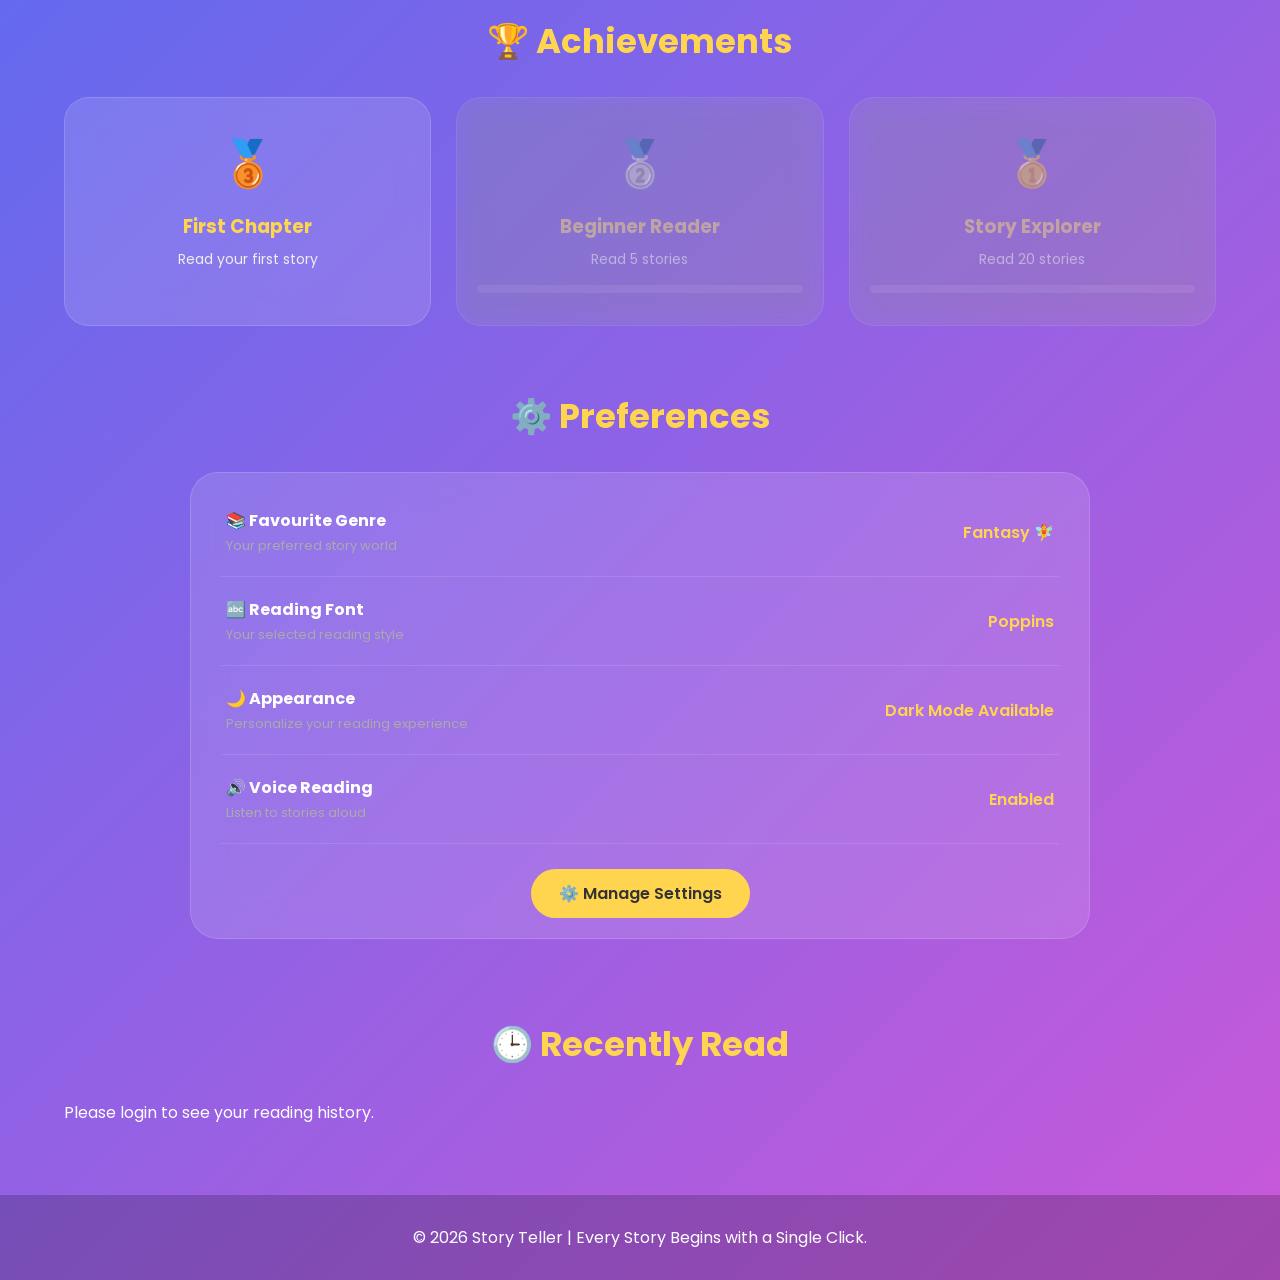
<file: public/profile.html>
<!DOCTYPE html>
<html lang="en">

<head>

<meta charset="UTF-8">

<meta name="viewport" content="width=device-width, initial-scale=1.0">

<title>Profile | Story Teller</title>

<link rel="preconnect" href="https://fonts.googleapis.com">

<link rel="preconnect"
      href="https://fonts.gstatic.com"
      crossorigin>

<link href="https://fonts.googleapis.com/css2?family=Poppins:wght@300;400;500;600;700&display=swap"
      rel="stylesheet">

<link rel="stylesheet"
      href="../assets/css/style.css">

<link rel="stylesheet"
      href="../assets/css/profile.css">

</head>


<body>


<!-- =========================================
                NAVBAR
========================================= -->

<header>

<nav class="navbar">

<div class="logo">
📖 Story Teller
</div>


<ul class="nav-links">

<li>
<a href="index.html">
Home
</a>
</li>

<li>
<a href="stories.html">
Stories
</a>
</li>

<li>
<a href="about.html">
About
</a>
</li>

</ul>


<div class="nav-right">

<button id="theme-toggle"
        class="theme-btn">
🌙
</button>

<a href="login.html"
   class="login-btn">
Logout
</a>

</div>

</nav>

</header>



<!-- =========================================
                PROFILE
========================================= -->

<section class="profile-page">


<!-- PROFILE HERO -->

<div class="profile-card">


<div class="profile-image">
👤
</div>


<h1 id="welcomeUser">
Welcome, Reader 👋
</h1>


<p>
Your magical reading journey continues...
</p>


<div class="reader-badge">
✨ Story Teller Reader
</div>



<!-- STATISTICS -->

<div class="stats">


<div>

<h2 id="storiesCount">
0
</h2>

<p>
📖 Stories Read
</p>

</div>



<div>

<h2 id="bookmarkCount">
0
</h2>

<p>
🔖 Bookmarks
</p>

</div>



<div>

<h2 id="favoriteCount">
0
</h2>

<p>
❤️ Favourites
</p>

</div>


</div>

</div>



<!-- =========================================
            READING JOURNEY
========================================= -->

<section class="profile-section">


<h2>
🔥 Reading Journey
</h2>


<div class="journey-box">


<div class="journey-top">

<span>
Stories explored
</span>

<strong id="journeyCount">
0 / 10
</strong>

</div>


<div class="journey-progress">

<div id="journeyProgress"
     class="journey-progress-bar">
</div>

</div>


<p class="journey-message"
   id="journeyMessage">

Keep discovering new stories ✨

</p>

</div>

</section>



<!-- =========================================
            CONTINUE READING
========================================= -->

<section class="profile-section">


<h2>
📖 Continue Reading
</h2>


<div class="continue-card">


<div class="continue-icon">
📚
</div>


<div class="continue-info">

<h3 id="continueStory">
Start a New Adventure
</h3>

<p id="continueDescription">
Explore Story Teller and discover your next magical story.
</p>


<a href="stories.html"
   class="continue-btn"
   id="continueBtn">

Explore Stories

</a>

</div>

</div>

</section>



<!-- =========================================
            SAVED STORIES
========================================= -->

<section class="profile-section">


<h2>
🔖 Saved Stories
</h2>


<div class="story-grid">

<div id="bookmarkContainer">

<!-- Bookmark stories will appear here -->

</div>

</div>

</section>



<!-- =========================================
            ACHIEVEMENTS
========================================= -->

<section class="profile-section">


<h2>
🏆 Achievements
</h2>


<div class="achievement-container">


<div class="achievement"
     id="achievement1">

<div class="achievement-icon">
🥉
</div>

<h3>
First Chapter
</h3>

<p>
Read your first story
</p>

</div>



<div class="achievement locked"
     id="achievement2">

<div class="achievement-icon">
🥈
</div>

<h3>
Beginner Reader
</h3>

<p>
Read 5 stories
</p>

<div class="achievement-progress">
<span id="achievementProgress5"></span>
</div>

</div>



<div class="achievement locked"
     id="achievement3">

<div class="achievement-icon">
🥇
</div>

<h3>
Story Explorer
</h3>

<p>
Read 20 stories
</p>

<div class="achievement-progress">
<span id="achievementProgress20"></span>
</div>

</div>


</div>


</section>



<!-- =========================================
            PREFERENCES
========================================= -->

<section class="profile-section">


<h2>
⚙️ Preferences
</h2>


<div class="preference-box">


<div class="preference-row">

<div class="preference-label">

<strong>
📚 Favourite Genre
</strong>

<span>
Your preferred story world
</span>

</div>

<div class="preference-value"
     id="favoriteGenre">

Fantasy 🧚

</div>

</div>



<div class="preference-row">

<div class="preference-label">

<strong>
🔤 Reading Font
</strong>

<span>
Your selected reading style
</span>

</div>

<div class="preference-value"
     id="readingFontDisplay">

Poppins

</div>

</div>



<div class="preference-row">

<div class="preference-label">

<strong>
🌙 Appearance
</strong>

<span>
Personalize your reading experience
</span>

</div>

<div class="preference-value">

Dark Mode Available

</div>

</div>



<div class="preference-row">

<div class="preference-label">

<strong>
🔊 Voice Reading
</strong>

<span>
Listen to stories aloud
</span>

</div>

<div class="preference-value">

Enabled

</div>

</div>


<a href="settings.html"
   class="settings-btn">

⚙️ Manage Settings

</a>

</div>

</section>


</section>



<!-- =========================================
                RECENTLY READ
========================================= -->

<section class="history-section">


<h2>
🕒 Recently Read
</h2>


<div id="readingHistory">

<!-- Reading history appears here -->

</div>


</section>



<!-- =========================================
                FOOTER
========================================= -->

<footer>

<p>
© 2026 Story Teller |
Every Story Begins with a Single Click.
</p>

</footer>



<!-- =========================================
            THEME + PROFILE SCRIPT
========================================= -->

<script>


/* =====================================
            THEME
===================================== */

const themeBtn =
document.getElementById("theme-toggle");


if(localStorage.getItem("theme")==="dark"){

document.body.classList.add("dark");

themeBtn.innerHTML="☀️";

}


themeBtn.onclick=function(){

document.body.classList.toggle("dark");


if(document.body.classList.contains("dark")){

localStorage.setItem("theme","dark");

themeBtn.innerHTML="☀️";

}

else{

localStorage.setItem("theme","light");

themeBtn.innerHTML="🌙";

}

};



/* =====================================
        ACCOUNT INFORMATION
===================================== */

const currentUserEmail =
localStorage.getItem("userEmail");

const userName =
localStorage.getItem("userName");

const welcomeUser =
document.getElementById("welcomeUser");


if(userName){

welcomeUser.innerHTML =
`Welcome back, ${userName} 👋`;

}

else if(currentUserEmail){

welcomeUser.innerHTML =
`Welcome back, ${currentUserEmail} 👋`;

}



/* =====================================
        ACCOUNT-SPECIFIC DATA
===================================== */

let storiesRead = [];
let bookmarks = [];
let favorites = [];


if(currentUserEmail){


const storiesReadKey =
"storiesRead_" + currentUserEmail;


storiesRead =
JSON.parse(
localStorage.getItem(storiesReadKey)
) || [];



const bookmarkKey =
"bookmarks_" + currentUserEmail;


bookmarks =
JSON.parse(
localStorage.getItem(bookmarkKey)
) || [];



const favoriteKey =
"favorites_" + currentUserEmail;


favorites =
JSON.parse(
localStorage.getItem(favoriteKey)
) || [];

}



/* =====================================
            STATISTICS
===================================== */

document.getElementById("storiesCount").innerText =
storiesRead.length;


document.getElementById("bookmarkCount").innerText =
bookmarks.length;


document.getElementById("favoriteCount").innerText =
favorites.length;



/* =====================================
        READING JOURNEY
===================================== */

const journeyCount =
document.getElementById("journeyCount");

const journeyProgress =
document.getElementById("journeyProgress");

const journeyMessage =
document.getElementById("journeyMessage");


const journeyGoal = 10;


const journeyPercentage =
Math.min(
(storiesRead.length / journeyGoal) * 100,
100
);


journeyCount.innerText =
`${storiesRead.length} / ${journeyGoal}`;


journeyProgress.style.width =
journeyPercentage + "%";


if(storiesRead.length >= 10){

journeyMessage.innerText =
"🎉 Amazing! You explored 10 stories!";

}

else if(storiesRead.length >= 5){

journeyMessage.innerText =
"🔥 You're becoming a true Story Explorer!";

}

else if(storiesRead.length >= 1){

journeyMessage.innerText =
"✨ Keep exploring new magical worlds!";

}



/* =====================================
        CONTINUE READING
===================================== */

const continueStory =
document.getElementById("continueStory");

const continueDescription =
document.getElementById("continueDescription");

const continueBtn =
document.getElementById("continueBtn");


if(storiesRead.length > 0){

const lastStory =
storiesRead[storiesRead.length - 1];


continueStory.innerText =
lastStory;


continueDescription.innerText =
"Your most recently read story is waiting for you.";


continueBtn.innerText =
"📖 Read Again";

continueBtn.href =
"stories.html";

}



/* =====================================
        FAVOURITE GENRE
===================================== */

const savedFavouriteGenre =
localStorage.getItem("favouriteGenre");


if(savedFavouriteGenre){

document.getElementById("favoriteGenre")
.innerText =
savedFavouriteGenre;

}



/* =====================================
        READING FONT
===================================== */

const savedFont =
localStorage.getItem("readingFont");


const fontNames = {

poppins:"Poppins",

merriweather:"Merriweather",

playfair:"Playfair Display",

nunito:"Nunito",

comic:"Comic Neue",

caveat:"Caveat",

cinzel:"Cinzel",

roboto:"Roboto"

};


if(savedFont && fontNames[savedFont]){

document.getElementById("readingFontDisplay")
.innerText =
fontNames[savedFont];

}



/* =====================================
            ACHIEVEMENTS
===================================== */

const achievement2 =
document.getElementById("achievement2");

const achievement3 =
document.getElementById("achievement3");


const progress5 =
document.getElementById("achievementProgress5");

const progress20 =
document.getElementById("achievementProgress20");



/* FIRST STORY */

if(storiesRead.length >= 1){

document.getElementById("achievement1")
.classList.remove("locked");

}



/* 5 STORIES */

progress5.style.width =
Math.min(
(storiesRead.length / 5) * 100,
100
) + "%";


if(storiesRead.length >= 5){

achievement2.classList.remove("locked");

}



/* 20 STORIES */

progress20.style.width =
Math.min(
(storiesRead.length / 20) * 100,
100
) + "%";


if(storiesRead.length >= 20){

achievement3.classList.remove("locked");

}



/* =====================================
                LOGOUT
===================================== */

const logoutBtn =
document.querySelector(".login-btn");


logoutBtn.addEventListener("click",function(){

localStorage.removeItem("loggedIn");

});

</script>



<!-- =====================================
            EXISTING JS
===================================== -->

<script src="../assets/js/bookmark.js"></script>

<script src="../assets/js/history.js"></script>


</body>

</html>
</file>
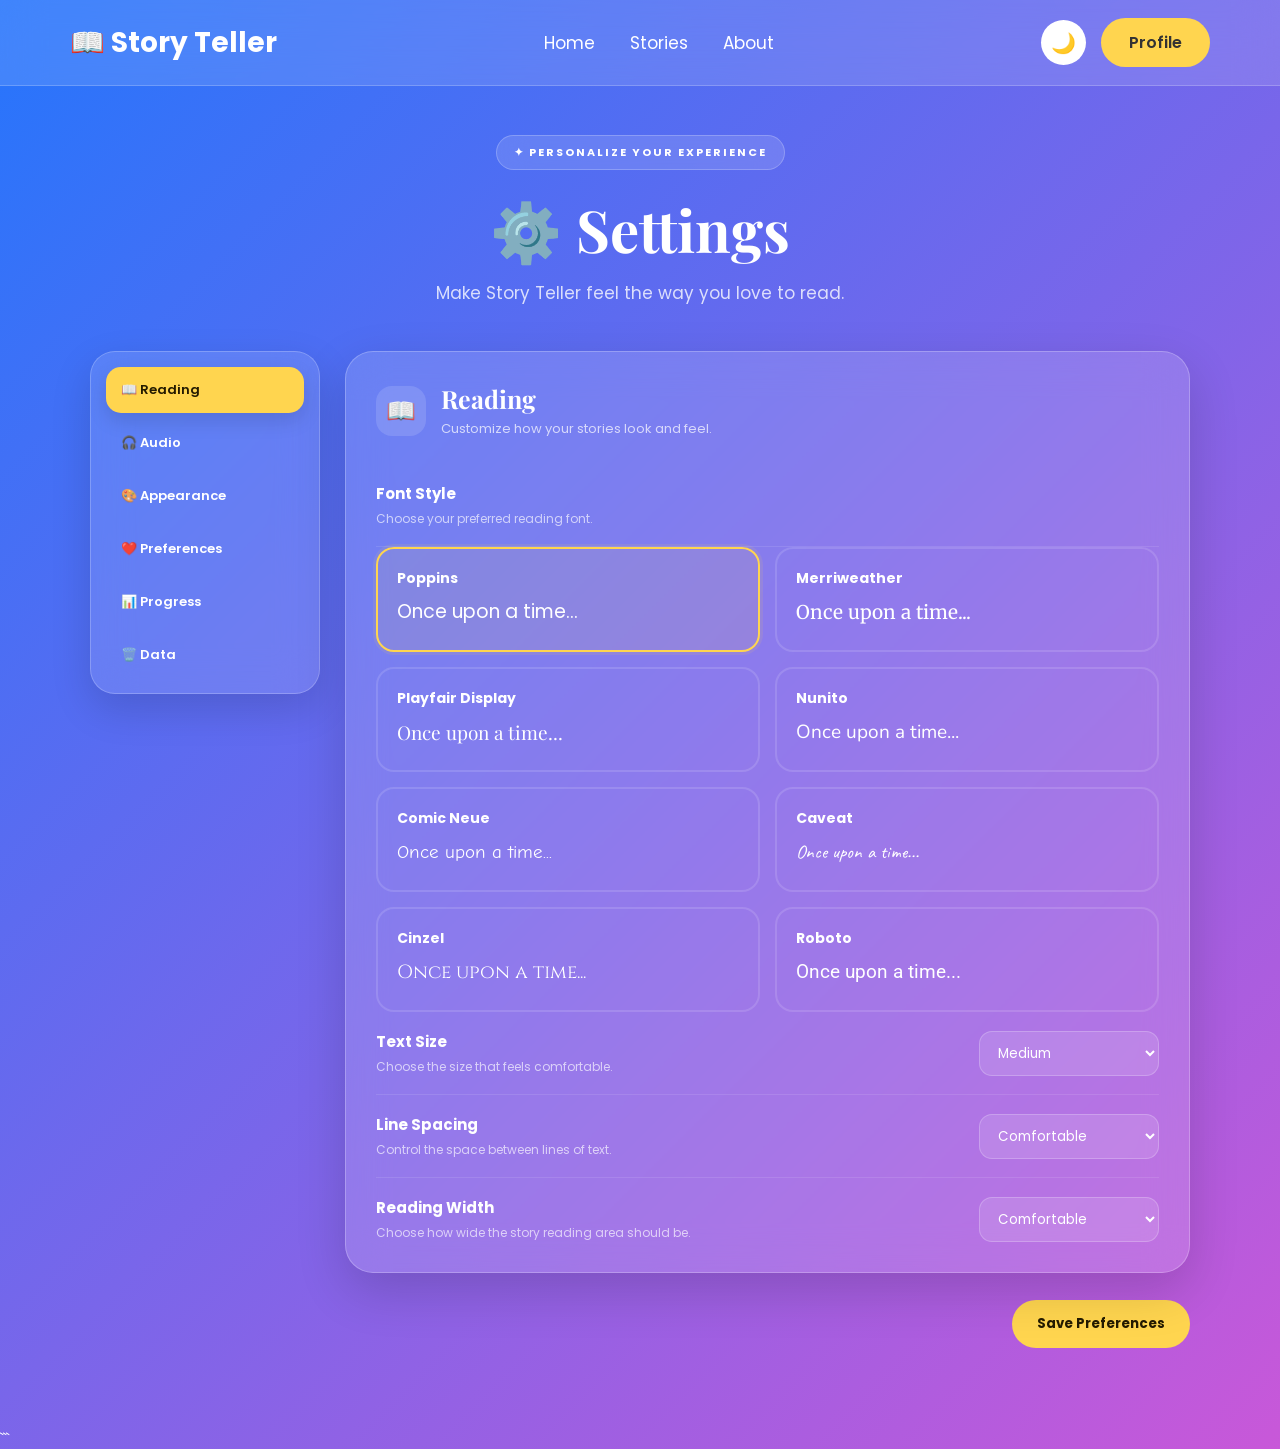
<file: public/settings.html>
<!DOCTYPE html>

<html lang="en">

<head>

<meta charset="UTF-8">

<meta name="viewport"
      content="width=device-width, initial-scale=1.0">

<title>Settings | Story Teller</title>


<!-- =====================================================
                        CSS
===================================================== -->

<link rel="stylesheet"
      href="../assets/css/style.css">

<link rel="stylesheet"
      href="../assets/css/responsive.css">


<!-- =====================================================
                    GOOGLE FONTS
===================================================== -->

<link rel="preconnect"
      href="https://fonts.googleapis.com">

<link rel="preconnect"
      href="https://fonts.gstatic.com"
      crossorigin>

<link
href="https://fonts.googleapis.com/css2?family=Caveat:wght@400;500;600;700&family=Cinzel:wght@400;500;600;700&family=Comic+Neue:wght@400;700&family=DM+Sans:wght@400;500;600;700&family=Merriweather:wght@400;700&family=Nunito:wght@400;600;700&family=Playfair+Display:wght@400;500;600;700&family=Poppins:wght@400;500;600;700&family=Roboto:wght@400;500;700&display=swap"
rel="stylesheet">


<style>

/* =====================================================
                    SETTINGS PAGE
===================================================== */

body {

    font-family:
        "DM Sans",
        sans-serif;

}


.settings-page {

    min-height:100vh;

    padding:
        135px
        6%
        80px;

}


.settings-container {

    max-width:1100px;

    margin:auto;

}



/* =====================================================
                    HEADER
===================================================== */

.settings-header {

    text-align:center;

    margin-bottom:45px;

}


.settings-badge {

    display:inline-flex;

    align-items:center;

    gap:8px;

    padding:
        8px
        17px;

    border-radius:30px;

    background:
        rgba(255,255,255,.13);

    border:
        1px solid
        rgba(255,255,255,.22);

    backdrop-filter:blur(15px);

    font-size:11px;

    font-weight:700;

    letter-spacing:2px;

    margin-bottom:20px;

}


.settings-header h1 {

    font-family:
        "Playfair Display",
        serif;

    font-size:
        clamp(40px,5vw,58px);

    margin-bottom:12px;

}


.settings-header p {

    opacity:.78;

    font-size:17px;

}



/* =====================================================
                SETTINGS LAYOUT
===================================================== */

.settings-layout {

    display:grid;

    grid-template-columns:
        230px 1fr;

    gap:25px;

    align-items:start;

}



/* =====================================================
                SETTINGS SIDEBAR
===================================================== */

.settings-sidebar {

    position:sticky;

    top:110px;

    padding:15px;

    border-radius:25px;

    background:
        rgba(255,255,255,.12);

    border:
        1px solid
        rgba(255,255,255,.22);

    backdrop-filter:blur(20px);

    box-shadow:
        0 15px 40px
        rgba(0,0,0,.14);

}


.settings-nav {

    display:flex;

    flex-direction:column;

    gap:7px;

}


.settings-nav button {

    width:100%;

    border:none;

    background:transparent;

    color:inherit;

    text-align:left;

    padding:
        13px
        15px;

    border-radius:15px;

    cursor:pointer;

    font-family:inherit;

    font-size:13px;

    font-weight:600;

    transition:.3s;

}


.settings-nav button:hover {

    background:
        rgba(255,255,255,.12);

}


.settings-nav button.active {

    background:#FFD54F;

    color:#241b00;

    box-shadow:
        0 8px 20px
        rgba(0,0,0,.12);

}



/* =====================================================
                SETTINGS CONTENT
===================================================== */

.settings-content {

    display:flex;

    flex-direction:column;

    gap:22px;

}


.settings-card {

    padding:30px;

    border-radius:28px;

    background:
        rgba(255,255,255,.14);

    border:
        1px solid
        rgba(255,255,255,.24);

    backdrop-filter:blur(20px);

    -webkit-backdrop-filter:blur(20px);

    box-shadow:
        0 18px 50px
        rgba(0,0,0,.16);

}


.settings-card-header {

    display:flex;

    align-items:center;

    gap:15px;

    margin-bottom:25px;

}


.settings-card-icon {

    width:50px;

    height:50px;

    display:flex;

    align-items:center;

    justify-content:center;

    border-radius:16px;

    background:
        rgba(255,255,255,.13);

    font-size:24px;

}


.settings-card-header h2 {

    font-family:
        "Playfair Display",
        serif;

    font-size:25px;

}


.settings-card-header p {

    margin-top:4px;

    font-size:13px;

    opacity:.7;

}



/* =====================================================
                    SETTING ROW
===================================================== */

.setting-row {

    display:flex;

    align-items:center;

    justify-content:space-between;

    gap:20px;

    padding:
        18px 0;

    border-bottom:
        1px solid
        rgba(255,255,255,.10);

}


.setting-row:last-child {

    border-bottom:none;

    padding-bottom:0;

}


.setting-info {

    flex:1;

}


.setting-info h3 {

    font-size:15px;

    margin-bottom:5px;

}


.setting-info p {

    font-size:12px;

    opacity:.65;

    line-height:1.5;

}



/* =====================================================
                    SELECT
===================================================== */

.setting-select {

    min-width:180px;

    padding:
        11px
        14px;

    border-radius:13px;

    border:
        1px solid
        rgba(255,255,255,.22);

    background:
        rgba(255,255,255,.12);

    color:inherit;

    font-family:inherit;

    outline:none;

    cursor:pointer;

}


.setting-select option {

    background:#181827;

    color:white;

}



/* =====================================================
                    FONT OPTIONS
===================================================== */

.font-options {

    display:grid;

    grid-template-columns:
        repeat(2,1fr);

    gap:15px;

}


.font-option {

    position:relative;

}


.font-option input {

    position:absolute;

    opacity:0;

}


.font-option label {

    display:block;

    padding:19px;

    min-height:105px;

    border-radius:18px;

    border:
        2px solid
        rgba(255,255,255,.13);

    cursor:pointer;

    transition:.3s;

}


.font-option label:hover {

    transform:
        translateY(-3px);

    background:
        rgba(255,255,255,.06);

}


.font-option input:checked + label {

    border-color:#FFD54F;

    background:
        rgba(255,213,79,.09);

    box-shadow:
        0 0 0 3px
        rgba(255,213,79,.10);

}


.font-name {

    display:block;

    font-family:Poppins,sans-serif;

    font-size:14px;

    font-weight:700;

    margin-bottom:10px;

}


.font-preview {

    display:block;

    font-size:19px;

    line-height:1.4;

}


.poppins-font {

    font-family:"Poppins",sans-serif;

}


.merriweather-font {

    font-family:"Merriweather",serif;

}


.playfair-font {

    font-family:"Playfair Display",serif;

}


.nunito-font {

    font-family:"Nunito",sans-serif;

}


.comic-font {

    font-family:"Comic Neue",cursive;

}


.caveat-font {

    font-family:"Caveat",cursive;

}


.cinzel-font {

    font-family:"Cinzel",serif;

}


.roboto-font {

    font-family:"Roboto",sans-serif;

}



/* =====================================================
                    TOGGLE
===================================================== */

.toggle {

    position:relative;

    width:52px;

    height:28px;

    flex-shrink:0;

}


.toggle input {

    opacity:0;

    width:0;

    height:0;

}


.toggle-slider {

    position:absolute;

    inset:0;

    cursor:pointer;

    border-radius:30px;

    background:
        rgba(255,255,255,.18);

    border:
        1px solid
        rgba(255,255,255,.2);

    transition:.3s;

}


.toggle-slider::before {

    content:"";

    position:absolute;

    width:20px;

    height:20px;

    left:3px;

    top:3px;

    border-radius:50%;

    background:white;

    transition:.3s;

}


.toggle input:checked + .toggle-slider {

    background:#FFD54F;

}


.toggle input:checked + .toggle-slider::before {

    transform:
        translateX(24px);

}



/* =====================================================
                    QUICK LINKS
===================================================== */

.quick-links {

    display:grid;

    grid-template-columns:
        repeat(3,1fr);

    gap:12px;

}


.quick-link {

    text-decoration:none;

    color:inherit;

    padding:18px;

    border-radius:18px;

    background:
        rgba(255,255,255,.07);

    border:
        1px solid
        rgba(255,255,255,.10);

    transition:.3s;

}


.quick-link:hover {

    transform:
        translateY(-4px);

    background:
        rgba(255,255,255,.13);

}


.quick-link-icon {

    font-size:25px;

    display:block;

    margin-bottom:8px;

}


.quick-link strong {

    display:block;

    font-size:13px;

}


.quick-link span {

    display:block;

    margin-top:4px;

    font-size:11px;

    opacity:.6;

}



/* =====================================================
                    DANGER AREA
===================================================== */

.danger-zone {

    border:
        1px solid
        rgba(255,100,100,.20);

}


.danger-buttons {

    display:flex;

    flex-wrap:wrap;

    gap:10px;

}


.danger-btn {

    padding:
        10px
        15px;

    border-radius:12px;

    border:
        1px solid
        rgba(255,100,100,.25);

    background:
        rgba(255,70,70,.08);

    color:inherit;

    cursor:pointer;

    font-family:inherit;

    font-size:12px;

    transition:.3s;

}


.danger-btn:hover {

    background:
        rgba(255,70,70,.16);

}



/* =====================================================
                    SAVE AREA
===================================================== */

.save-area {

    display:flex;

    align-items:center;

    justify-content:space-between;

    gap:20px;

    padding-top:5px;

}


.save-btn {

    border:none;

    padding:
        14px 25px;

    border-radius:30px;

    background:#FFD54F;

    color:#241b00;

    font-family:inherit;

    font-weight:700;

    cursor:pointer;

    transition:.3s;

}


.save-btn:hover {

    transform:
        translateY(-3px);

    background:white;

}


.save-message {

    opacity:0;

    transition:.3s;

    font-size:13px;

    font-weight:600;

}


.save-message.show {

    opacity:1;

}



/* =====================================================
                    DARK MODE
===================================================== */

body.dark {

    background:#080b18;

}


body.dark .settings-sidebar,

body.dark .settings-card {

    background:
        rgba(15,18,35,.82);

    border-color:
        rgba(255,255,255,.09);

}


body.dark .settings-nav button:hover {

    background:
        rgba(255,255,255,.07);

}


body.dark .settings-card-icon {

    background:
        rgba(255,255,255,.06);

}


body.dark .setting-select {

    background:
        rgba(255,255,255,.06);

    border-color:
        rgba(255,255,255,.12);

}


body.dark .font-option label {

    border-color:
        rgba(255,255,255,.10);

}


body.dark .font-option label:hover {

    background:
        rgba(255,255,255,.05);

}


body.dark .font-option input:checked + label {

    border-color:#FFD54F;

}


body.dark .quick-link {

    background:
        rgba(255,255,255,.04);

    border-color:
        rgba(255,255,255,.08);

}


body.dark .quick-link:hover {

    background:
        rgba(255,255,255,.08);

}



/* =====================================================
                    RESPONSIVE
===================================================== */

@media(max-width:850px) {

    .settings-layout {

        grid-template-columns:1fr;

    }


    .settings-sidebar {

        position:relative;

        top:auto;

    }


    .settings-nav {

        display:grid;

        grid-template-columns:
            repeat(3,1fr);

    }


    .settings-nav button {

        text-align:center;

    }

}


@media(max-width:650px) {

    .settings-page {

        padding:
            120px
            18px
            60px;

    }


    .settings-card {

        padding:22px;

    }


    .settings-nav {

        grid-template-columns:
            repeat(2,1fr);

    }


    .font-options {

        grid-template-columns:1fr;

    }


    .setting-row {

        align-items:flex-start;

        flex-direction:column;

    }


    .setting-select {

        width:100%;

    }


    .quick-links {

        grid-template-columns:1fr;

    }


    .save-area {

        align-items:flex-start;

        flex-direction:column;

    }

}

</style>

</head>


<body>


<!-- =====================================================
                        NAVBAR
===================================================== -->

<nav class="navbar">

    <div class="logo">
        📖 Story Teller
    </div>


    <div class="nav-links">

        <a href="index.html">
            Home
        </a>

        <a href="stories.html">
            Stories
        </a>

        <a href="about.html">
            About
        </a>

    </div>


    <div class="nav-right">

        <button
            id="theme-toggle"
            class="theme-btn"
        >
            🌙
        </button>


        <a
            href="profile.html"
            class="login-btn"
        >
            Profile
        </a>

    </div>

</nav>



<!-- =====================================================
                    SETTINGS PAGE
===================================================== -->

<main class="settings-page">


<div class="settings-container">


    <!-- ================= HEADER ================= -->

    <header class="settings-header">

        <div class="settings-badge">
            ✦ PERSONALIZE YOUR EXPERIENCE
        </div>


        <h1>
            ⚙️ Settings
        </h1>


        <p>
            Make Story Teller feel the way you love to read.
        </p>

    </header>



    <div class="settings-layout">



        <!-- =================================================
                            SIDEBAR
        ================================================= -->

        <aside class="settings-sidebar">

            <div class="settings-nav">

                <button
                    class="active"
                    data-target="reading"
                >
                    📖 Reading
                </button>


                <button
                    data-target="audio"
                >
                    🎧 Audio
                </button>


                <button
                    data-target="appearance"
                >
                    🎨 Appearance
                </button>


                <button
                    data-target="preferences"
                >
                    ❤️ Preferences
                </button>


                <button
                    data-target="progress"
                >
                    📊 Progress
                </button>


                <button
                    data-target="data"
                >
                    🗑️ Data
                </button>

            </div>

        </aside>



        <!-- =================================================
                        SETTINGS CONTENT
        ================================================= -->

        <div class="settings-content">



            <!-- =============================================
                            READING
            ============================================== -->

            <section
                class="settings-card settings-panel"
                id="reading"
            >

                <div class="settings-card-header">

                    <div class="settings-card-icon">
                        📖
                    </div>


                    <div>

                        <h2>
                            Reading
                        </h2>

                        <p>
                            Customize how your stories look and feel.
                        </p>

                    </div>

                </div>



                <!-- FONT -->

                <div class="setting-row">

                    <div class="setting-info">

                        <h3>
                            Font Style
                        </h3>

                        <p>
                            Choose your preferred reading font.
                        </p>

                    </div>

                </div>



                <div class="font-options">


                    <div class="font-option">

                        <input
                            type="radio"
                            name="readingFont"
                            id="poppins"
                            value="poppins"
                        >

                        <label for="poppins">

                            <span class="font-name">
                                Poppins
                            </span>

                            <span class="font-preview poppins-font">
                                Once upon a time...
                            </span>

                        </label>

                    </div>



                    <div class="font-option">

                        <input
                            type="radio"
                            name="readingFont"
                            id="merriweather"
                            value="merriweather"
                        >

                        <label for="merriweather">

                            <span class="font-name">
                                Merriweather
                            </span>

                            <span class="font-preview merriweather-font">
                                Once upon a time...
                            </span>

                        </label>

                    </div>



                    <div class="font-option">

                        <input
                            type="radio"
                            name="readingFont"
                            id="playfair"
                            value="playfair"
                        >

                        <label for="playfair">

                            <span class="font-name">
                                Playfair Display
                            </span>

                            <span class="font-preview playfair-font">
                                Once upon a time...
                            </span>

                        </label>

                    </div>



                    <div class="font-option">

                        <input
                            type="radio"
                            name="readingFont"
                            id="nunito"
                            value="nunito"
                        >

                        <label for="nunito">

                            <span class="font-name">
                                Nunito
                            </span>

                            <span class="font-preview nunito-font">
                                Once upon a time...
                            </span>

                        </label>

                    </div>



                    <div class="font-option">

                        <input
                            type="radio"
                            name="readingFont"
                            id="comic"
                            value="comic"
                        >

                        <label for="comic">

                            <span class="font-name">
                                Comic Neue
                            </span>

                            <span class="font-preview comic-font">
                                Once upon a time...
                            </span>

                        </label>

                    </div>



                    <div class="font-option">

                        <input
                            type="radio"
                            name="readingFont"
                            id="caveat"
                            value="caveat"
                        >

                        <label for="caveat">

                            <span class="font-name">
                                Caveat
                            </span>

                            <span class="font-preview caveat-font">
                                Once upon a time...
                            </span>

                        </label>

                    </div>



                    <div class="font-option">

                        <input
                            type="radio"
                            name="readingFont"
                            id="cinzel"
                            value="cinzel"
                        >

                        <label for="cinzel">

                            <span class="font-name">
                                Cinzel
                            </span>

                            <span class="font-preview cinzel-font">
                                Once upon a time...
                            </span>

                        </label>

                    </div>



                    <div class="font-option">

                        <input
                            type="radio"
                            name="readingFont"
                            id="roboto"
                            value="roboto"
                        >

                        <label for="roboto">

                            <span class="font-name">
                                Roboto
                            </span>

                            <span class="font-preview roboto-font">
                                Once upon a time...
                            </span>

                        </label>

                    </div>


                </div>



                <!-- TEXT SIZE -->

                <div class="setting-row">

                    <div class="setting-info">

                        <h3>
                            Text Size
                        </h3>

                        <p>
                            Choose the size that feels comfortable.
                        </p>

                    </div>


                    <select
                        id="textSize"
                        class="setting-select"
                    >

                        <option value="small">
                            Small
                        </option>

                        <option value="medium">
                            Medium
                        </option>

                        <option value="large">
                            Large
                        </option>

                    </select>

                </div>



                <!-- LINE SPACING -->

                <div class="setting-row">

                    <div class="setting-info">

                        <h3>
                            Line Spacing
                        </h3>

                        <p>
                            Control the space between lines of text.
                        </p>

                    </div>


                    <select
                        id="lineSpacing"
                        class="setting-select"
                    >

                        <option value="compact">
                            Compact
                        </option>

                        <option value="comfortable">
                            Comfortable
                        </option>

                        <option value="relaxed">
                            Relaxed
                        </option>

                    </select>

                </div>



                <!-- READING WIDTH -->

                <div class="setting-row">

                    <div class="setting-info">

                        <h3>
                            Reading Width
                        </h3>

                        <p>
                            Choose how wide the story reading area should be.
                        </p>

                    </div>


                    <select
                        id="readingWidth"
                        class="setting-select"
                    >

                        <option value="narrow">
                            Narrow
                        </option>

                        <option value="comfortable">
                            Comfortable
                        </option>

                        <option value="wide">
                            Wide
                        </option>

                    </select>

                </div>


            </section>



            <!-- =============================================
                            AUDIO
            ============================================== -->

            <section
                class="settings-card settings-panel"
                id="audio"
            >

                <div class="settings-card-header">

                    <div class="settings-card-icon">
                        🎧
                    </div>


                    <div>

                        <h2>
                            Audio & Read Aloud
                        </h2>

                        <p>
                            Control your listening experience.
                        </p>

                    </div>

                </div>



                <!-- READ ALOUD -->

                <div class="setting-row">

                    <div class="setting-info">

                        <h3>
                            Read Aloud
                        </h3>

                        <p>
                            Enable the story reader's voice controls.
                        </p>

                    </div>


                    <label class="toggle">

                        <input
                            type="checkbox"
                            id="readAloud"
                            checked
                        >

                        <span class="toggle-slider"></span>

                    </label>

                </div>



                <!-- SPEED -->

                <div class="setting-row">

                    <div class="setting-info">

                        <h3>
                            Reading Speed
                        </h3>

                        <p>
                            Choose how quickly the story is spoken.
                        </p>

                    </div>


                    <select
                        id="readingSpeed"
                        class="setting-select"
                    >

                        <option value="0.75">
                            0.75x
                        </option>

                        <option value="1"
                                selected>
                            1.0x
                        </option>

                        <option value="1.25">
                            1.25x
                        </option>

                        <option value="1.5">
                            1.5x
                        </option>

                        <option value="2">
                            2.0x
                        </option>

                    </select>


                </div>



                <!-- VOICE -->

                <div class="setting-row">

                    <div class="setting-info">

                        <h3>
                            Voice
                        </h3>

                        <p>
                            Multiple voice selection will be available in a future update.
                        </p>

                    </div>


                    <select
                        class="setting-select"
                        disabled
                    >

                        <option>
                            Default Voice
                        </option>

                    </select>


                </div>


            </section>



            <!-- =============================================
                        APPEARANCE
            ============================================== -->

            <section
                class="settings-card settings-panel"
                id="appearance"
            >

                <div class="settings-card-header">

                    <div class="settings-card-icon">
                        🎨
                    </div>


                    <div>

                        <h2>
                            Appearance
                        </h2>

                        <p>
                            Make Story Teller look the way you like.
                        </p>

                    </div>

                </div>



                <!-- DARK MODE -->

                <div class="setting-row">

                    <div class="setting-info">

                        <h3>
                            Dark Mode
                        </h3>

                        <p>
                            Use a darker interface for comfortable reading.
                        </p>

                    </div>


                    <label class="toggle">

                        <input
                            type="checkbox"
                            id="darkMode"
                        >

                        <span class="toggle-slider"></span>

                    </label>

                </div>



                <!-- ANIMATIONS -->

                <div class="setting-row">

                    <div class="setting-info">

                        <h3>
                            Animations
                        </h3>

                        <p>
                            Enable visual animations throughout Story Teller.
                        </p>

                    </div>


                    <label class="toggle">

                        <input
                            type="checkbox"
                            id="animations"
                            checked
                        >

                        <span class="toggle-slider"></span>

                    </label>

                </div>



                <!-- BEDTIME -->

                <div class="setting-row">

                    <div class="setting-info">

                        <h3>
                            🌙 Bedtime Mode
                        </h3>

                        <p>
                            A softer reading experience for night-time reading.
                        </p>

                    </div>


                    <span
                        style="
                        font-size:11px;
                        padding:7px 11px;
                        border-radius:20px;
                        background:rgba(255,213,79,.15);
                        color:#FFD54F;
                        font-weight:700;
                        "
                    >
                        COMING SOON
                    </span>

                </div>


            </section>



            <!-- =============================================
                    STORY PREFERENCES
            ============================================== -->

            <section
                class="settings-card settings-panel"
                id="preferences"
            >

                <div class="settings-card-header">

                    <div class="settings-card-icon">
                        ❤️
                    </div>


                    <div>

                        <h2>
                            Story Preferences
                        </h2>

                        <p>
                            Tell Story Teller what you enjoy.
                        </p>

                    </div>

                </div>



                <!-- GENRE -->

                <div class="setting-row">

                    <div class="setting-info">

                        <h3>
                            Favourite Genre
                        </h3>

                        <p>
                            Choose the type of stories you enjoy most.
                        </p>

                    </div>


                    <select
                        id="favoriteGenre"
                        class="setting-select"
                    >

                        <option value="fantasy">
                            🧚 Fantasy
                        </option>

                        <option value="comedy">
                            😂 Comedy
                        </option>

                        <option value="moral">
                            📚 Moral
                        </option>

                        <option value="animals">
                            🐶 Animals
                        </option>

                        <option value="magic">
                            🦄 Magic
                        </option>

                        <option value="bedtime">
                            🌙 Bedtime
                        </option>

                        <option value="adventure">
                            🚀 Adventure
                        </option>

                        <option value="thriller">
                            🔥 Thriller
                        </option>

                        <option value="horror">
                            👻 Horror
                        </option>

                        <option value="romance">
                            ❤️ Romance
                        </option>

                        <option value="mystery">
                            🕵️ Mystery
                        </option>

                        <option value="scifi">
                            🚀 Sci-Fi
                        </option>

                    </select>

                </div>



                <!-- LANGUAGE -->

                <div class="setting-row">

                    <div class="setting-info">

                        <h3>
                            🌐 Language
                        </h3>

                        <p>
                            Choose the language you want to use for Story Teller.
                        </p>

                    </div>


                    <select
                        id="language"
                        class="setting-select"
                    >

                        <option value="en">
                            🇬🇧 English
                        </option>

                        <option value="te">
                            🇮🇳 తెలుగు (Telugu)
                        </option>

                        <option value="hi">
                            🇮🇳 हिन्दी (Hindi)
                        </option>

                        <option value="ta">
                            🇮🇳 தமிழ் (Tamil)
                        </option>

                        <option value="kn">
                            🇮🇳 ಕನ್ನಡ (Kannada)
                        </option>

                    </select>

                </div>



                <!-- CONTINUE READING -->

                <div class="setting-row">

                    <div class="setting-info">

                        <h3>
                            Continue Reading
                        </h3>

                        <p>
                            Remember where you stopped reading a story.
                        </p>

                    </div>


                    <label class="toggle">

                        <input
                            type="checkbox"
                            id="continueReading"
                            checked
                        >

                        <span class="toggle-slider"></span>

                    </label>

                </div>


            </section>



            <!-- =============================================
                        READING PROGRESS
            ============================================== -->

            <section
                class="settings-card settings-panel"
                id="progress"
            >

                <div class="settings-card-header">

                    <div class="settings-card-icon">
                        📊
                    </div>


                    <div>

                        <h2>
                            Reading Progress
                        </h2>

                        <p>
                            Quickly access your reading activity.
                        </p>

                    </div>

                </div>



                <div class="quick-links">


                    <a
                        href="profile.html"
                        class="quick-link"
                    >

                        <span class="quick-link-icon">
                            📖
                        </span>

                        <strong>
                            Reading History
                        </strong>

                        <span>
                            View stories you've read
                        </span>

                    </a>



                    <a
                        href="profile.html"
                        class="quick-link"
                    >

                        <span class="quick-link-icon">
                            🔖
                        </span>

                        <strong>
                            Bookmarks
                        </strong>

                        <span>
                            Find saved stories
                        </span>

                    </a>



                    <a
                        href="profile.html"
                        class="quick-link"
                    >

                        <span class="quick-link-icon">
                            ❤️
                        </span>

                        <strong>
                            Favorites
                        </strong>

                        <span>
                            Your favorite stories
                        </span>

                    </a>


                </div>


            </section>



            <!-- =============================================
                        DATA & PRIVACY
            ============================================== -->

            <section
                class="settings-card settings-panel danger-zone"
                id="data"
            >

                <div class="settings-card-header">

                    <div class="settings-card-icon">
                        🗑️
                    </div>


                    <div>

                        <h2>
                            Data & Privacy
                        </h2>

                        <p>
                            Manage your locally stored Story Teller data.
                        </p>

                    </div>

                </div>



                <div class="danger-buttons">


                    <button
                        class="danger-btn"
                        id="clearHistory"
                    >
                        Clear Reading History
                    </button>


                    <button
                        class="danger-btn"
                        id="clearBookmarks"
                    >
                        Clear Bookmarks
                    </button>


                    <button
                        class="danger-btn"
                        id="clearFavorites"
                    >
                        Clear Favorites
                    </button>


                    <button
                        class="danger-btn"
                        id="resetSettings"
                    >
                        Reset Preferences
                    </button>


                </div>


            </section>



            <!-- =============================================
                        SAVE AREA
            ============================================== -->

            <div class="save-area">


                <span
                    id="saveMessage"
                    class="save-message"
                >
                    ✓ Preferences saved
                </span>


                <button
                    id="saveSettings"
                    class="save-btn"
                >
                    Save Preferences
                </button>


            </div>


        </div>


    </div>


</div>

</main>



<!-- =====================================================
                        JAVASCRIPT
===================================================== -->

<script>

/* =====================================================
                    NAVIGATION
===================================================== */

const settingButtons =
    document.querySelectorAll(
        ".settings-nav button"
    );


const panels =
    document.querySelectorAll(
        ".settings-panel"
    );


settingButtons.forEach(button => {

    button.addEventListener(
        "click",
        () => {

            const target =
                button.dataset.target;


            settingButtons.forEach(btn => {

                btn.classList.remove(
                    "active"
                );

            });


            button.classList.add(
                "active"
            );


            panels.forEach(panel => {

                panel.style.display =
                    "none";

            });


            const selectedPanel =
                document.getElementById(
                    target
                );


            if (selectedPanel) {

                selectedPanel.style.display =
                    "block";

            }

        }
    );

});


/* Show Reading section initially */

panels.forEach((panel,index) => {

    if(index !== 0) {

        panel.style.display =
            "none";

    }

});



/* =====================================================
                    DARK MODE
===================================================== */

const themeToggle =
    document.getElementById(
        "theme-toggle"
    );


const darkMode =
    document.getElementById(
        "darkMode"
    );


function loadTheme() {

    if(
        localStorage.getItem("theme")
        === "dark"
    ) {

        document.body.classList.add(
            "dark"
        );

        themeToggle.innerHTML =
            "☀️";

        darkMode.checked =
            true;

    }

}


loadTheme();


themeToggle.onclick = () => {

    document.body.classList.toggle(
        "dark"
    );


    const isDark =
        document.body.classList.contains(
            "dark"
        );


    localStorage.setItem(
        "theme",
        isDark
            ? "dark"
            : "light"
    );


    themeToggle.innerHTML =
        isDark
            ? "☀️"
            : "🌙";


    darkMode.checked =
        isDark;

};


darkMode.addEventListener(
    "change",
    () => {

        document.body.classList.toggle(
            "dark",
            darkMode.checked
        );


        localStorage.setItem(
            "theme",
            darkMode.checked
                ? "dark"
                : "light"
        );


        themeToggle.innerHTML =
            darkMode.checked
                ? "☀️"
                : "🌙";

    }
);



/* =====================================================
                    FONT SETTINGS
===================================================== */

const fontOptions =
    document.querySelectorAll(
        'input[name="readingFont"]'
    );


const savedFont =
    localStorage.getItem(
        "readingFont"
    );


if(savedFont) {

    const selected =
        document.getElementById(
            savedFont
        );


    if(selected) {

        selected.checked =
            true;

    }

}


/* Default font */

if(!savedFont) {

    document.getElementById(
        "poppins"
    ).checked = true;

}



/* =====================================================
                    LOAD SETTINGS
===================================================== */

const textSize =
    document.getElementById(
        "textSize"
    );


const lineSpacing =
    document.getElementById(
        "lineSpacing"
    );


const readingWidth =
    document.getElementById(
        "readingWidth"
    );


const readingSpeed =
    document.getElementById(
        "readingSpeed"
    );


const readAloud =
    document.getElementById(
        "readAloud"
    );


const animations =
    document.getElementById(
        "animations"
    );


const favoriteGenre =
    document.getElementById(
        "favoriteGenre"
    );


const language =
    document.getElementById(
        "language"
    );


const continueReading =
    document.getElementById(
        "continueReading"
    );



textSize.value =
    localStorage.getItem(
        "textSize"
    ) || "medium";


lineSpacing.value =
    localStorage.getItem(
        "lineSpacing"
    ) || "comfortable";


readingWidth.value =
    localStorage.getItem(
        "readingWidth"
    ) || "comfortable";


readingSpeed.value =
    localStorage.getItem(
        "readingSpeed"
    ) || "1";


readAloud.checked =
    localStorage.getItem(
        "readAloud"
    ) !== "false";


animations.checked =
    localStorage.getItem(
        "animations"
    ) !== "false";


favoriteGenre.value =
    localStorage.getItem(
        "favoriteGenre"
    ) || "fantasy";


/* =====================================================
                    LANGUAGE SETTINGS
===================================================== */

language.value =
    localStorage.getItem(
        "language"
    ) || "en";



continueReading.checked =
    localStorage.getItem(
        "continueReading"
    ) !== "false";



/* =====================================================
                    SAVE SETTINGS
===================================================== */

document
    .getElementById("saveSettings")
    .addEventListener(
        "click",
        () => {


            const selectedFont =
                document.querySelector(
                    'input[name="readingFont"]:checked'
                );


            if(selectedFont) {

                localStorage.setItem(
                    "readingFont",
                    selectedFont.value
                );

            }


            localStorage.setItem(
                "textSize",
                textSize.value
            );


            localStorage.setItem(
                "lineSpacing",
                lineSpacing.value
            );


            localStorage.setItem(
                "readingWidth",
                readingWidth.value
            );


            localStorage.setItem(
                "readingSpeed",
                readingSpeed.value
            );


            localStorage.setItem(
                "readAloud",
                readAloud.checked
            );


            localStorage.setItem(
                "animations",
                animations.checked
            );


            localStorage.setItem(
                "favoriteGenre",
                favoriteGenre.value
            );


            /* SAVE LANGUAGE */

            localStorage.setItem(
                "language",
                language.value
            );


            localStorage.setItem(
                "continueReading",
                continueReading.checked
            );


            const message =
                document.getElementById(
                    "saveMessage"
                );


            message.classList.add(
                "show"
            );


            setTimeout(() => {

                message.classList.remove(
                    "show"
                );

            },2000);

        }
    );



/* =====================================================
                    CLEAR HISTORY
===================================================== */

document
    .getElementById("clearHistory")
    .onclick = () => {

        const email =
            localStorage.getItem(
                "userEmail"
            );


        if(!email) {

            alert(
                "Please login first."
            );

            return;

        }


        if(
            confirm(
                "Clear your reading history?"
            )
        ) {

            localStorage.removeItem(
                "readingHistory_" + email
            );

            alert(
                "Reading history cleared."
            );

        }

    };



/* =====================================================
                    CLEAR BOOKMARKS
===================================================== */

document
    .getElementById("clearBookmarks")
    .onclick = () => {

        const email =
            localStorage.getItem(
                "userEmail"
            );


        if(!email) {

            alert(
                "Please login first."
            );

            return;

        }


        if(
            confirm(
                "Clear all bookmarks?"
            )
        ) {

            localStorage.removeItem(
                "bookmarks_" + email
            );

            alert(
                "Bookmarks cleared."
            );

        }

    };



/* =====================================================
                    CLEAR FAVORITES
===================================================== */

document
    .getElementById("clearFavorites")
    .onclick = () => {

        const email =
            localStorage.getItem(
                "userEmail"
            );


        if(!email) {

            alert(
                "Please login first."
            );

            return;

        }


        if(
            confirm(
                "Clear all favorites?"
            )
        ) {

            localStorage.removeItem(
                "favorites_" + email
            );

            alert(
                "Favorites cleared."
            );

        }

    };



/* =====================================================
                    RESET SETTINGS
===================================================== */

document
    .getElementById("resetSettings")
    .onclick = () => {


        if(
            confirm(
                "Reset all Story Teller preferences?"
            )
        ) {


            localStorage.removeItem(
                "readingFont"
            );


            localStorage.removeItem(
                "textSize"
            );


            localStorage.removeItem(
                "lineSpacing"
            );


            localStorage.removeItem(
                "readingWidth"
            );


            localStorage.removeItem(
                "readingSpeed"
            );


            localStorage.removeItem(
                "readAloud"
            );


            localStorage.removeItem(
                "animations"
            );


            localStorage.removeItem(
                "favoriteGenre"
            );


            localStorage.removeItem(
                "continueReading"
            );


            /* RESET LANGUAGE */

            localStorage.removeItem(
                "language"
            );


            location.reload();

        }

    };

</script>


</body>

</html>
```
</file>
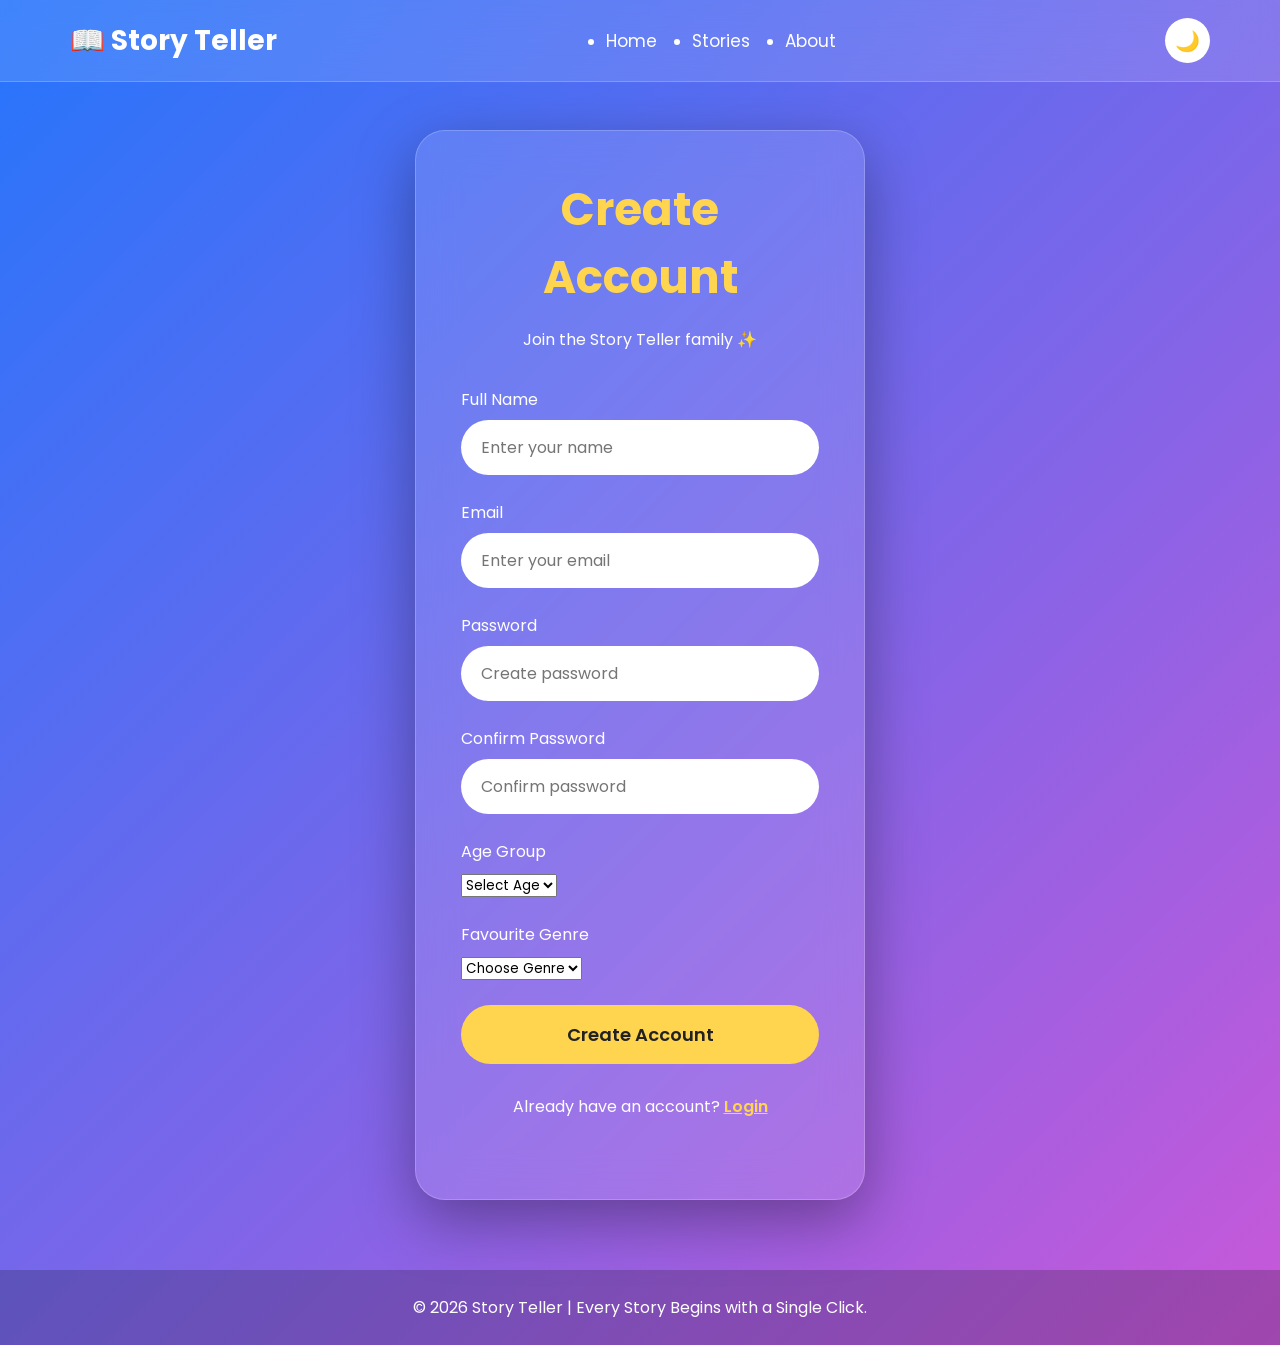
<file: public/signup.html>
<!DOCTYPE html>
<html lang="en">

<head>

<meta charset="UTF-8">

<meta name="viewport" content="width=device-width, initial-scale=1.0">

<title>Signup | Story Teller</title>


<link rel="preconnect" href="https://fonts.googleapis.com">

<link rel="preconnect" href="https://fonts.gstatic.com" crossorigin>


<link href="https://fonts.googleapis.com/css2?family=Poppins:wght@300;400;500;600;700&display=swap"
rel="stylesheet">


<link rel="stylesheet" href="../assets/css/style.css">

<link rel="stylesheet" href="../assets/css/auth.css">


</head>


<body>


<header>

<nav class="navbar">


<div class="logo">

📖 Story Teller

</div>



<ul class="nav-links">


<li>
<a href="index.html">
Home
</a>
</li>


<li>
<a href="stories.html">
Stories
</a>
</li>


<li>
<a href="about.html">
About
</a>
</li>


</ul>



<div class="nav-right">


<button id="theme-toggle" class="theme-btn">

🌙

</button>


</div>


</nav>

</header>





<section class="auth-page">


<div class="auth-box">


<h1>

Create Account

</h1>


<p>

Join the Story Teller family ✨

</p>





<form id="signupForm">



<div class="input-group">


<label>

Full Name

</label>


<input
type="text"
placeholder="Enter your name"
required>


</div>





<div class="input-group">


<label>

Email

</label>


<input
type="email"
placeholder="Enter your email"
required>


</div>





<div class="input-group">


<label>

Password

</label>


<input
type="password"
placeholder="Create password"
required>


</div>





<div class="input-group">


<label>

Confirm Password

</label>


<input
type="password"
placeholder="Confirm password"
required>


</div>





<div class="input-group">


<label>

Age Group

</label>


<select>


<option>

Select Age

</option>


<option>

Kids

</option>


<option>

Teen

</option>


<option>

Adult

</option>


</select>


</div>





<div class="input-group">


<label>

Favourite Genre

</label>


<select>


<option>

Choose Genre

</option>


<option>

Fantasy 🧚

</option>


<option>

Comedy 😂

</option>


<option>

Horror 👻

</option>


<option>

Thriller 🔍

</option>


<option>

Romance ❤️

</option>


<option>

Moral 📚

</option>


</select>


</div>





<button class="auth-btn">

Create Account

</button>





</form>





<p class="switch">


Already have an account?


<a href="login.html">

Login

</a>


</p>



</div>


</section>





<footer>

<p>

© 2026 Story Teller | Every Story Begins with a Single Click.

</p>

</footer>







<script>


// DARK MODE


const themeBtn=document.getElementById("theme-toggle");



if(localStorage.getItem("theme")==="dark"){


document.body.classList.add("dark");

themeBtn.innerHTML="☀️";


}



themeBtn.onclick=function(){


document.body.classList.toggle("dark");



if(document.body.classList.contains("dark")){


localStorage.setItem("theme","dark");

themeBtn.innerHTML="☀️";


}

else{


localStorage.setItem("theme","light");

themeBtn.innerHTML="🌙";


}


};





// SIGNUP SYSTEM


document.getElementById("signupForm").onsubmit=function(e){


e.preventDefault();



/* ===============================
        GET USER DETAILS
================================== */


const name =
document.querySelector('input[type="text"]').value.trim();


const email =
document.querySelector('input[type="email"]').value.trim().toLowerCase();


const passwordInputs =
document.querySelectorAll('input[type="password"]');


const password =
passwordInputs[0].value;


const confirmPassword =
passwordInputs[1].value;


const ageGroup =
document.querySelectorAll("select")[0].value;


const favouriteGenre =
document.querySelectorAll("select")[1].value;





/* ===============================
        CHECK PASSWORD
================================== */


if(password !== confirmPassword){


alert("Passwords do not match!");


return;


}





/* ===============================
        GET EXISTING USERS
================================== */


let users =
JSON.parse(
localStorage.getItem("users")
) || [];





/* ===============================
        CHECK EXISTING EMAIL
================================== */


const existingUser =
users.find(
user => user.email === email
);


if(existingUser){


alert(
"This email is already registered. Please login."
);


return;


}





/* ===============================
        CREATE NEW USER
================================== */


const newUser = {


name: name,

email: email,

password: password,

ageGroup: ageGroup,

favouriteGenre: favouriteGenre


};





/* ===============================
        SAVE USER
================================== */


users.push(newUser);


localStorage.setItem(
"users",
JSON.stringify(users)
);





/* ===============================
        SET CURRENT USER
================================== */


localStorage.setItem(
"userName",
name
);


localStorage.setItem(
"userEmail",
email
);


localStorage.setItem(
"loggedIn",
"true"
);





/* ===============================
        SUCCESS MESSAGE
================================== */


alert(
"Account created successfully! Welcome to Story Teller 📖✨"
);





/* ===============================
        OPEN PROFILE
================================== */


window.location.href =
"profile.html";


};


</script>



</body>

</html>
</file>
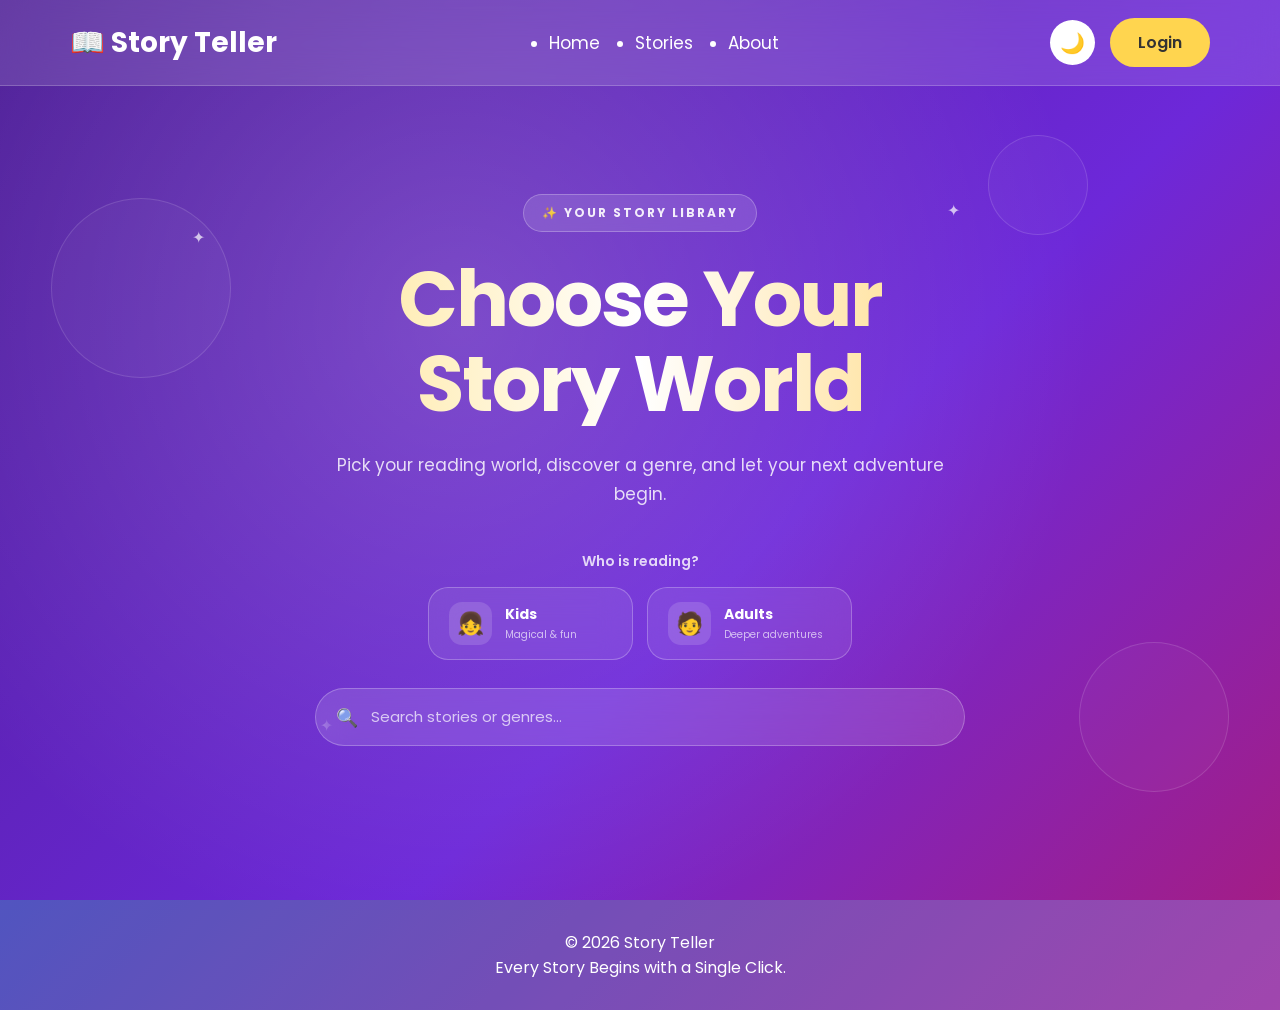
<file: public/stories.html>
<!DOCTYPE html>
<html lang="en">

<head>

    <meta charset="UTF-8">

    <meta name="viewport"
          content="width=device-width, initial-scale=1.0">

    <title>Explore Stories | Story Teller</title>


    <!-- ================= GOOGLE FONTS ================= -->

    <link rel="preconnect"
          href="https://fonts.googleapis.com">

    <link rel="preconnect"
          href="https://fonts.gstatic.com"
          crossorigin>

    <link
        href="https://fonts.googleapis.com/css2?family=DM+Sans:wght@400;500;600;700&family=Playfair+Display:wght@500;600;700&display=swap"
        rel="stylesheet"
    >


    <!-- ================= CSS ================= -->

    <link
        rel="stylesheet"
        href="../assets/css/style.css"
    >

    <link
        rel="stylesheet"
        href="../assets/css/stories.css"
    >

    <link
        rel="stylesheet"
        href="../assets/css/responsive.css"
    >

</head>


<body>


<!-- =====================================================
     NAVBAR
===================================================== -->

<header>

    <nav class="navbar">


        <div class="logo">

            📖 Story Teller

        </div>



        <ul class="nav-links">


            <li>

                <a
                    href="index.html"
                    data-i18n="home"
                >

                    Home

                </a>

            </li>


            <li>

                <a
                    href="stories.html"
                    class="active"
                    data-i18n="stories"
                >

                    Stories

                </a>

            </li>


            <li>

                <a
                    href="about.html"
                    data-i18n="about"
                >

                    About

                </a>

            </li>


        </ul>



        <div class="nav-right">


            <button
                id="theme-toggle"
                class="theme-btn"
            >

                🌙

            </button>



            <a
                href="login.html"
                class="login-btn"
                data-i18n="login"
            >

                Login

            </a>


        </div>


    </nav>

</header>



<!-- =====================================================
     STORY HERO
===================================================== -->

<main>


<section class="stories-hero">


    <div class="stories-background"></div>


    <!-- Decorative elements -->

    <span class="stories-orb orb-one"></span>

    <span class="stories-orb orb-two"></span>

    <span class="stories-orb orb-three"></span>


    <span class="stories-star star-one">✦</span>

    <span class="stories-star star-two">✦</span>

    <span class="stories-star star-three">✦</span>



    <div class="stories-hero-content">


        <div
            class="stories-badge"
            data-i18n="storyLibrary"
        >

            ✨ YOUR STORY LIBRARY

        </div>


        <h1>

            <span data-i18n="chooseYour">
                Choose Your
            </span>

            <span data-i18n="storyWorld">
                Story World
            </span>

        </h1>


        <p data-i18n="storyWorldDescription">

            Pick your reading world, discover a genre,
            and let your next adventure begin.

        </p>



        <!-- ================= AGE SELECTOR ================= -->

        <div
            class="age-heading"
            data-i18n="whoReading"
        >

            Who is reading?

        </div>



        <div class="age-selector">


            <button
                id="kidsBtn"
                class="age-option"
            >


                <span class="age-icon">

                    👧

                </span>


                <span>

                    <strong data-i18n="kids">
                        Kids
                    </strong>

                    <small data-i18n="magicalFun">
                        Magical & fun
                    </small>

                </span>


            </button>



            <button
                id="adultBtn"
                class="age-option"
            >


                <span class="age-icon">

                    🧑

                </span>


                <span>

                    <strong data-i18n="adults">
                        Adults
                    </strong>

                    <small data-i18n="deeperAdventures">
                        Deeper adventures
                    </small>

                </span>


            </button>


        </div>



        <!-- ================= SEARCH ================= -->

        <div class="story-search">


            <span class="search-icon">

                🔍

            </span>


            <input
                type="text"
                placeholder="Search stories or genres..."
                id="searchBox"
                autocomplete="off"
                data-i18n-placeholder="search"
            >


        </div>


        <div
            id="searchResults"
            class="search-results"
        >
        </div>


    </div>


</section>



<!-- =====================================================
     KIDS SECTION
===================================================== -->

<section
    id="kidsSection"
    class="genre-section"
    style="display:none;"
>


    <div class="genre-section-header">


        <span
            class="section-kicker"
            data-i18n="youngReaders"
        >

            👧 FOR YOUNG READERS

        </span>


        <h2 data-i18n="kidsGenres">

            Kids Genres

        </h2>


        <p data-i18n="kidsGenresDescription">

            Magical worlds, funny adventures,
            meaningful lessons and stories
            made to spark imagination.

        </p>


    </div>



    <div class="premium-genre-grid">


        <!-- FANTASY -->

        <article class="premium-genre-card fantasy-card">

            <div class="genre-top">

                <span class="genre-icon">
                    🧚
                </span>

                <span class="genre-number">
                    01
                </span>

            </div>


            <h3 data-i18n="fantasy">
                Fantasy
            </h3>


            <p data-i18n="fantasyDescription">

                Enter magical worlds filled with
                wonder, courage and imagination.

            </p>


            <div class="genre-bottom">

                <span data-i18n="magicalAdventures">
                    ✨ Magical adventures
                </span>


                <a
                    href="genre.html?genre=fantasy"
                    data-i18n="explore"
                >

                    Explore
                    <span>→</span>

                </a>

            </div>

        </article>



        <!-- COMEDY -->

        <article class="premium-genre-card comedy-card">

            <div class="genre-top">

                <span class="genre-icon">
                    😂
                </span>

                <span class="genre-number">
                    02
                </span>

            </div>


            <h3 data-i18n="comedy">
                Comedy
            </h3>


            <p data-i18n="comedyDescription">

                Funny characters and playful
                adventures guaranteed to make you smile.

            </p>


            <div class="genre-bottom">

                <span data-i18n="funLaughter">
                    😄 Fun & laughter
                </span>


                <a
                    href="genre.html?genre=comedy"
                    data-i18n="explore"
                >

                    Explore
                    <span>→</span>

                </a>

            </div>

        </article>



        <!-- MORAL -->

        <article class="premium-genre-card moral-card">

            <div class="genre-top">

                <span class="genre-icon">
                    📚
                </span>

                <span class="genre-number">
                    03
                </span>

            </div>


            <h3 data-i18n="moral">
                Moral
            </h3>


            <p data-i18n="moralDescription">

                Heartwarming stories that carry
                meaningful lessons for life.

            </p>


            <div class="genre-bottom">

                <span data-i18n="learnGrow">
                    💡 Learn & grow
                </span>


                <a
                    href="genre.html?genre=moral"
                    data-i18n="explore"
                >

                    Explore
                    <span>→</span>

                </a>

            </div>

        </article>



        <!-- ANIMALS -->

        <article class="premium-genre-card animals-card">

            <div class="genre-top">

                <span class="genre-icon">
                    🐶
                </span>

                <span class="genre-number">
                    04
                </span>

            </div>


            <h3 data-i18n="animals">
                Animals
            </h3>


            <p data-i18n="animalsDescription">

                Meet lovable animals and discover
                adventures from their wonderful worlds.

            </p>


            <div class="genre-bottom">

                <span data-i18n="animalAdventures">
                    🐾 Animal adventures
                </span>


                <a
                    href="genre.html?genre=animals"
                    data-i18n="explore"
                >

                    Explore
                    <span>→</span>

                </a>

            </div>

        </article>



        <!-- MAGIC -->

        <article class="premium-genre-card magic-card">

            <div class="genre-top">

                <span class="genre-icon">
                    🦄
                </span>

                <span class="genre-number">
                    05
                </span>

            </div>


            <h3 data-i18n="magic">
                Magic
            </h3>


            <p data-i18n="magicDescription">

                Discover enchanted places,
                mysterious powers and magical surprises.

            </p>


            <div class="genre-bottom">

                <span data-i18n="enchantedWorlds">
                    🪄 Enchanted worlds
                </span>


                <a
                    href="genre.html?genre=magic"
                    data-i18n="explore"
                >

                    Explore
                    <span>→</span>

                </a>

            </div>

        </article>



        <!-- BEDTIME -->

        <article class="premium-genre-card bedtime-card">

            <div class="genre-top">

                <span class="genre-icon">
                    🌙
                </span>

                <span class="genre-number">
                    06
                </span>

            </div>


            <h3 data-i18n="bedtime">
                Bedtime
            </h3>


            <p data-i18n="bedtimeDescription">

                Calm and comforting stories
                perfect for winding down.

            </p>


            <div class="genre-bottom">

                <span data-i18n="calmMoments">
                    🌙 Calm moments
                </span>


                <a
                    href="genre.html?genre=bedtime"
                    data-i18n="explore"
                >

                    Explore
                    <span>→</span>

                </a>

            </div>

        </article>



        <!-- FAIRY TALES -->

        <article class="premium-genre-card fairy-card">

            <div class="genre-top">

                <span class="genre-icon">
                    🏰
                </span>

                <span class="genre-number">
                    07
                </span>

            </div>


            <h3 data-i18n="fairyTales">
                Fairy Tales
            </h3>


            <p data-i18n="fairyTalesDescription">

                Step into castles, kingdoms
                and timeless magical adventures.

            </p>


            <div class="genre-bottom">

                <span data-i18n="timelessTales">
                    👑 Timeless tales
                </span>


                <a
                    href="genre.html?genre=fairytale"
                    data-i18n="explore"
                >

                    Explore
                    <span>→</span>

                </a>

            </div>

        </article>



        <!-- ADVENTURE -->

        <article class="premium-genre-card adventure-card">

            <div class="genre-top">

                <span class="genre-icon">
                    🚀
                </span>

                <span class="genre-number">
                    08
                </span>

            </div>


            <h3 data-i18n="adventure">
                Adventure
            </h3>


            <p data-i18n="adventureDescription">

                Exciting journeys, discoveries
                and challenges await beyond every page.

            </p>


            <div class="genre-bottom">

                <span data-i18n="exploreDiscover">
                    🚀 Explore & discover
                </span>


                <a
                    href="genre.html?genre=adventure"
                    data-i18n="explore"
                >

                    Explore
                    <span>→</span>

                </a>

            </div>

        </article>


    </div>


</section>



<!-- =====================================================
     ADULT SECTION
===================================================== -->

<section
    id="adultSection"
    class="genre-section"
    style="display:none;"
>


    <div class="genre-section-header">


        <span
            class="section-kicker"
            data-i18n="adultReaders"
        >

            🧑 FOR ADULT READERS

        </span>


        <h2 data-i18n="adultGenres">
            Adult Genres
        </h2>


        <p data-i18n="adultGenresDescription">

            Explore mysteries, suspense,
            romance, imagination and stories
            written for mature readers.

        </p>


    </div>



    <div class="premium-genre-grid">


        <!-- THRILLER -->

        <article class="premium-genre-card thriller-card">

            <div class="genre-top">

                <span class="genre-icon">
                    🔪
                </span>

                <span class="genre-number">
                    01
                </span>

            </div>


            <h3 data-i18n="thriller">
                Thriller
            </h3>


            <p data-i18n="thrillerDescription">

                Fast-paced stories filled with
                suspense, tension and unexpected turns.

            </p>


            <div class="genre-bottom">

                <span data-i18n="highTension">
                    ⚡ High tension
                </span>


                <a
                    href="genre.html?genre=thriller"
                    data-i18n="explore"
                >

                    Explore
                    <span>→</span>

                </a>

            </div>

        </article>



        <!-- HORROR -->

        <article class="premium-genre-card horror-card">

            <div class="genre-top">

                <span class="genre-icon">
                    👻
                </span>

                <span class="genre-number">
                    02
                </span>

            </div>


            <h3 data-i18n="horror">
                Horror
            </h3>


            <p data-i18n="horrorDescription">

                Dark mysteries, eerie places
                and stories that stay with you.

            </p>


            <div class="genre-bottom">

                <span data-i18n="darkMysterious">
                    🌑 Dark & mysterious
                </span>


                <a
                    href="genre.html?genre=horror"
                    data-i18n="explore"
                >

                    Explore
                    <span>→</span>

                </a>

            </div>

        </article>



        <!-- ROMANCE -->

        <article class="premium-genre-card romance-card">

            <div class="genre-top">

                <span class="genre-icon">
                    ❤️
                </span>

                <span class="genre-number">
                    03
                </span>

            </div>


            <h3 data-i18n="romance">
                Romance
            </h3>


            <p data-i18n="romanceDescription">

                Emotional journeys, relationships
                and stories about connection.

            </p>


            <div class="genre-bottom">

                <span data-i18n="heartfeltStories">
                    ❤️ Heartfelt stories
                </span>


                <a
                    href="genre.html?genre=romance"
                    data-i18n="explore"
                >

                    Explore
                    <span>→</span>

                </a>

            </div>

        </article>



        <!-- COMEDY -->

        <article class="premium-genre-card adult-comedy-card">

            <div class="genre-top">

                <span class="genre-icon">
                    😂
                </span>

                <span class="genre-number">
                    04
                </span>

            </div>


            <h3 data-i18n="comedy">
                Comedy
            </h3>


            <p data-i18n="adultComedyDescription">

                Light-hearted stories,
                clever moments and plenty of laughter.

            </p>


            <div class="genre-bottom">

                <span data-i18n="funWitty">
                    😄 Fun & witty
                </span>


                <a
                    href="genre.html?genre=comedy"
                    data-i18n="explore"
                >

                    Explore
                    <span>→</span>

                </a>

            </div>

        </article>



        <!-- MYSTERY -->

        <article class="premium-genre-card mystery-card">

            <div class="genre-top">

                <span class="genre-icon">
                    🕵️
                </span>

                <span class="genre-number">
                    05
                </span>

            </div>


            <h3 data-i18n="mystery">
                Mystery
            </h3>


            <p data-i18n="mysteryDescription">

                Follow clues, uncover secrets
                and solve intriguing mysteries.

            </p>


            <div class="genre-bottom">

                <span data-i18n="solveUnknown">
                    🔎 Solve the unknown
                </span>


                <a
                    href="genre.html?genre=mystery"
                    data-i18n="explore"
                >

                    Explore
                    <span>→</span>

                </a>

            </div>

        </article>



        <!-- SCI-FI -->

        <article class="premium-genre-card scifi-card">

            <div class="genre-top">

                <span class="genre-icon">
                    🚀
                </span>

                <span class="genre-number">
                    06
                </span>

            </div>


            <h3 data-i18n="scifi">
                Sci-Fi
            </h3>


            <p data-i18n="scifiDescription">

                Explore futuristic worlds,
                technology and extraordinary possibilities.

            </p>


            <div class="genre-bottom">

                <span data-i18n="beyondReality">
                    🌌 Beyond reality
                </span>


                <a
                    href="genre.html?genre=scifi"
                    data-i18n="explore"
                >

                    Explore
                    <span>→</span>

                </a>

            </div>

        </article>



        <!-- HISTORICAL -->

        <article class="premium-genre-card historical-card">

            <div class="genre-top">

                <span class="genre-icon">
                    📜
                </span>

                <span class="genre-number">
                    07
                </span>

            </div>


            <h3 data-i18n="historical">
                Historical
            </h3>


            <p data-i18n="historicalDescription">

                Travel through time with stories
                inspired by different eras and worlds.

            </p>


            <div class="genre-bottom">

                <span data-i18n="throughAges">
                    🕰️ Through the ages
                </span>


                <a
                    href="genre.html?genre=historical"
                    data-i18n="explore"
                >

                    Explore
                    <span>→</span>

                </a>

            </div>

        </article>



        <!-- MOTIVATIONAL -->

        <article class="premium-genre-card motivational-card">

            <div class="genre-top">

                <span class="genre-icon">
                    💡
                </span>

                <span class="genre-number">
                    08
                </span>

            </div>


            <h3 data-i18n="motivational">
                Motivational
            </h3>


            <p data-i18n="motivationalDescription">

                Stories of courage, growth,
                determination and new beginnings.

            </p>


            <div class="genre-bottom">

                <span data-i18n="inspireYourself">
                    🌟 Inspire yourself
                </span>


                <a
                    href="genre.html?genre=motivational"
                    data-i18n="explore"
                >

                    Explore
                    <span>→</span>

                </a>

            </div>

        </article>


    </div>


</section>



<!-- =====================================================
     FOOTER
===================================================== -->

<footer>

    <p>

        © 2026 Story Teller

        <br>

        <span data-i18n="tagline">
            Every Story Begins with a Single Click.
        </span>

    </p>

</footer>


</main>



<!-- =====================================================
     JAVASCRIPT
===================================================== -->

<script src="../assets/js/storyData.js"></script>

<script src="../assets/js/search.js"></script>

<script src="../assets/js/app.js"></script>

<script src="../assets/js/language.js"></script>



<!-- ================= AGE SELECTION ================= -->

<script>

const kidsBtn =
    document.getElementById("kidsBtn");

const adultBtn =
    document.getElementById("adultBtn");

const kidsSection =
    document.getElementById("kidsSection");

const adultSection =
    document.getElementById("adultSection");



kidsBtn.addEventListener(
    "click",
    function(){

        kidsSection.style.display =
            "block";

        adultSection.style.display =
            "none";


        kidsBtn.classList.add(
            "selected"
        );

        adultBtn.classList.remove(
            "selected"
        );


        kidsSection.scrollIntoView({
            behavior:"smooth",
            block:"start"
        });

    }
);



adultBtn.addEventListener(
    "click",
    function(){

        kidsSection.style.display =
            "none";

        adultSection.style.display =
            "block";


        adultBtn.classList.add(
            "selected"
        );

        kidsBtn.classList.remove(
            "selected"
        );


        adultSection.scrollIntoView({
            behavior:"smooth",
            block:"start"
        });

    }
);

</script>



<!-- ================= LOGIN / PROFILE ================= -->

<script>

const loginBtn =
    document.querySelector(".login-btn");


if(
    localStorage.getItem("loggedIn")
    === "true"
){

    loginBtn.innerHTML =
        "Profile";

    loginBtn.href =
        "profile.html";

}

</script>


</body>

</html>
</file>
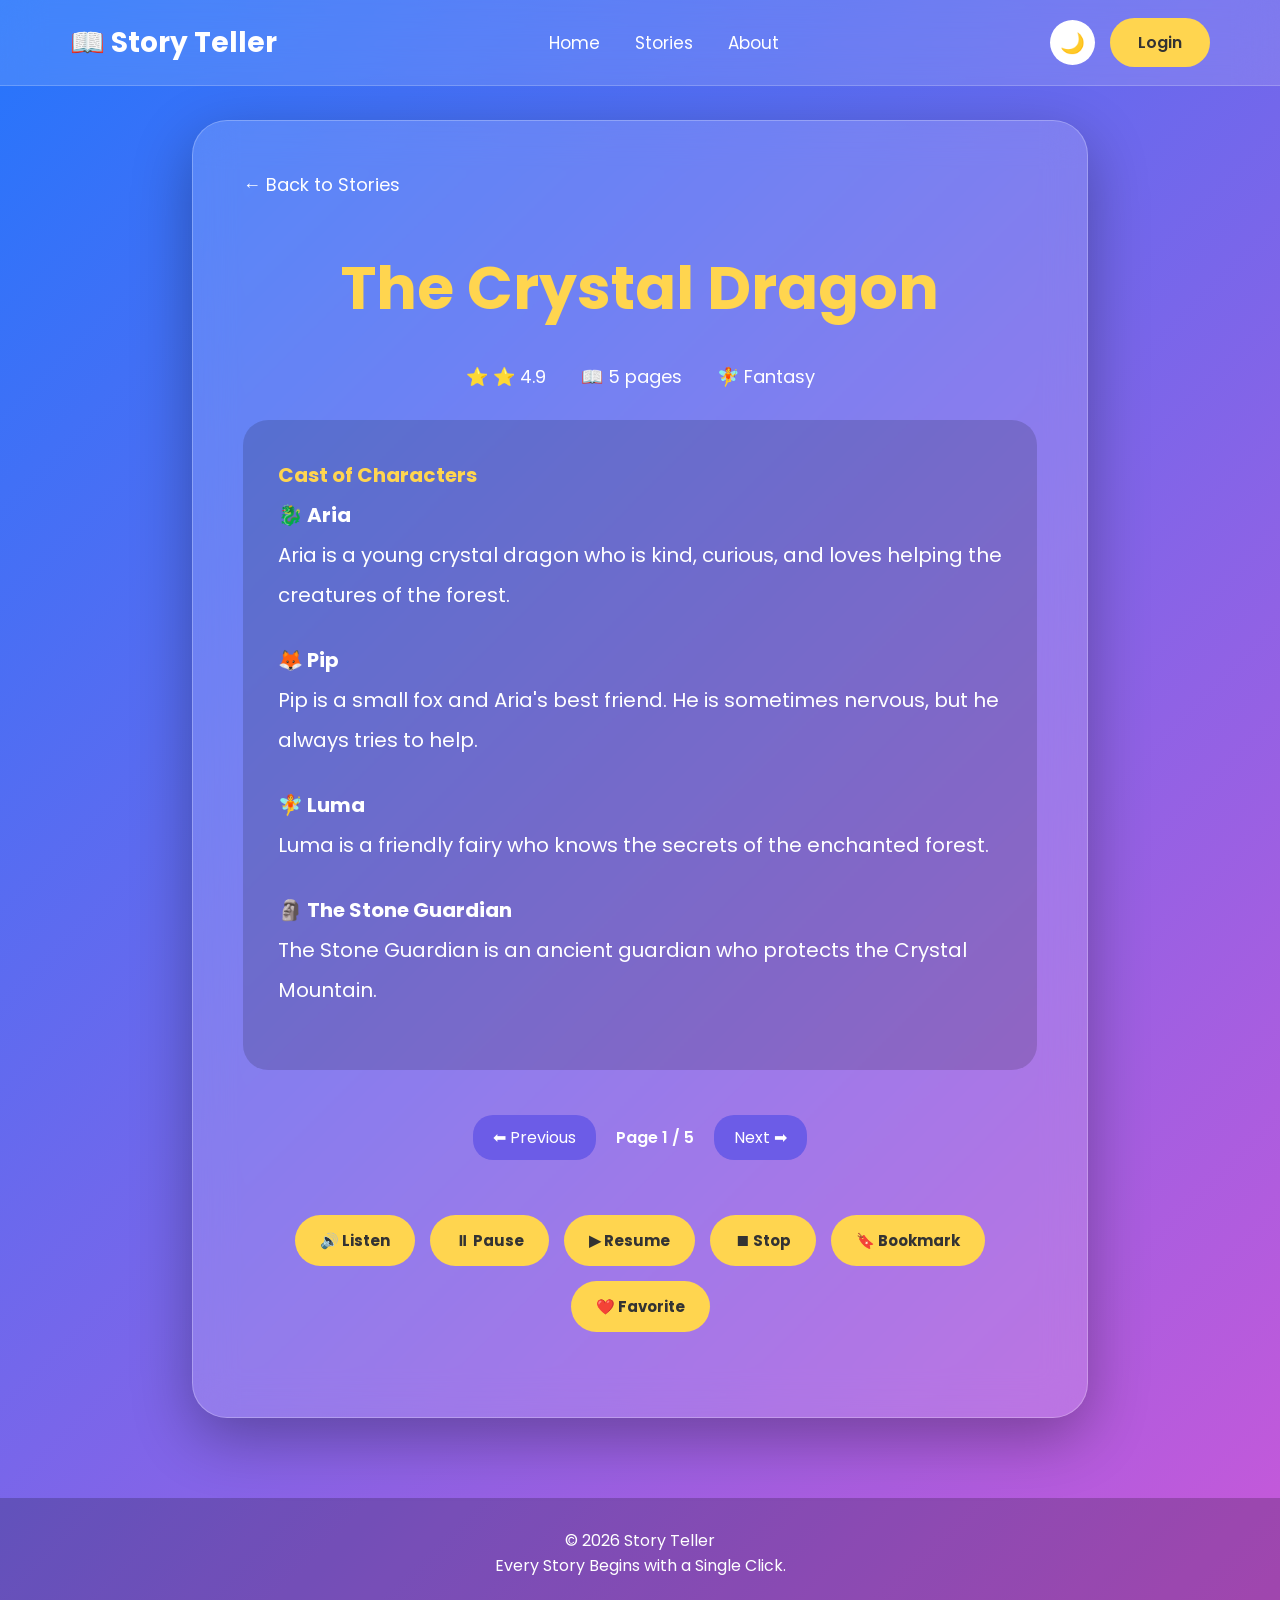
<file: public/story.html>
<!DOCTYPE html>
<html lang="en">

<head>

<meta charset="UTF-8">

<meta name="viewport"
      content="width=device-width, initial-scale=1.0">

<title>Story | Story Teller</title>


<!-- ================= GOOGLE FONTS ================= -->

<link rel="preconnect"
      href="https://fonts.googleapis.com">

<link rel="preconnect"
      href="https://fonts.gstatic.com"
      crossorigin>

<link href="https://fonts.googleapis.com/css2?family=Caveat:wght@400;500;600;700&family=Cinzel:wght@400;500;600;700&family=Comic+Neue:wght@400;700&family=Merriweather:wght@400;700&family=Nunito:wght@400;600;700&family=Playfair+Display:wght@400;500;600;700&family=Poppins:wght@400;500;600;700&family=Roboto:wght@400;500;700&display=swap"
      rel="stylesheet">


<!-- ================= CSS ================= -->

<link rel="stylesheet"
      href="../assets/css/style.css">

<link rel="stylesheet"
      href="../assets/css/story.css">

<link rel="stylesheet"
      href="../assets/css/responsive.css">

</head>


<body>


<!-- ================= NAVBAR ================= -->

<nav class="navbar">

    <div class="logo">

        📖 Story Teller

    </div>


    <div class="nav-links">

        <a href="index.html">
            Home
        </a>

        <a href="stories.html">
            Stories
        </a>

        <a href="about.html">
            About
        </a>

    </div>


    <div class="nav-right">

        <button
            id="theme-toggle"
            class="theme-btn">

            🌙

        </button>


        <a
            href="login.html"
            class="login-btn">

            Login

        </a>

    </div>

</nav>



<!-- ================= STORY PAGE ================= -->

<section class="story-page">

<div class="story-card">


<!-- ================= BACK BUTTON ================= -->

<a
    href="stories.html"
    class="back">

    ← Back to Stories

</a>



<!-- ================= STORY TITLE ================= -->

<h1 id="storyTitle">

    Loading Story...

</h1>



<!-- ================= STORY DETAILS ================= -->

<div class="story-details">

    <span>
        ⭐
    </span>

    <span>
        📖 Loading...
    </span>

    <span>
        Story
    </span>

</div>



<!-- ================= STORY CONTENT ================= -->

<div
    class="story-content"
    id="storyContent">

</div>



<!-- ================= PAGE NAVIGATION ================= -->

<div class="page-controls">


    <button id="prevPage">

        ⬅ Previous

    </button>


    <span id="pageNumber">

        Page 1 / 4

    </span>


    <button id="nextPage">

        Next ➡

    </button>


</div>



<!-- ================= READING TOOLS ================= -->

<div class="reading-tools">


    <button id="listenBtn">

        🔊 Listen

    </button>


    <button id="pauseBtn">

        ⏸ Pause

    </button>


    <button id="resumeBtn">

        ▶ Resume

    </button>


    <button id="stopBtn">

        ⏹ Stop

    </button>


    <button id="bookmarkBtn">

        🔖 Bookmark

    </button>


    <button id="favoriteBtn">

        ❤️ Favorite

    </button>


</div>


</div>

</section>



<!-- ================= FOOTER ================= -->

<footer>

    <p>

        © 2026 Story Teller

        <br>

        Every Story Begins with a Single Click.

    </p>

</footer>



<!-- ================= JAVASCRIPT ================= -->


<!-- STORY DATA -->

<script src="../assets/js/storyData.js"></script>


<!-- LANGUAGE SYSTEM -->

<script src="../assets/js/language.js"></script>


<!-- STORY SYSTEM -->

<script src="../assets/js/stories.js"></script>


<!-- APP -->

<script src="../assets/js/app.js"></script>


<!-- THEME -->

<script src="../assets/js/theme.js"></script>


<!-- READ ALOUD -->

<script src="../assets/js/audio.js"></script>


<!-- BOOKMARK -->

<script src="../assets/js/bookmark.js"></script>


<!-- FAVORITE -->

<script src="../assets/js/favorite.js"></script>



<!-- ================= READING HISTORY ================= -->

<script>

const storyTitleElement =
    document.getElementById("storyTitle");


if(storyTitleElement){

    const storyName =
        storyTitleElement.innerText;


    const userEmail =
        localStorage.getItem("userEmail");


    if(
        userEmail &&
        storyName &&
        storyName !== "Loading Story..."
    ){


        /* ===============================
                STORIES READ
        ================================ */


        const storiesReadKey =
            "storiesRead_" + userEmail;


        let readStories =
            JSON.parse(
                localStorage.getItem(storiesReadKey)
            ) || [];


        if(!readStories.includes(storyName)){


            readStories.push(storyName);


            localStorage.setItem(
                storiesReadKey,
                JSON.stringify(readStories)
            );


        }



        /* ===============================
                READING HISTORY
        ================================ */


        const historyKey =
            "readingHistory_" + userEmail;


        let readingHistory =
            JSON.parse(
                localStorage.getItem(historyKey)
            ) || [];


        if(!readingHistory.includes(storyName)){


            readingHistory.push(storyName);


            localStorage.setItem(
                historyKey,
                JSON.stringify(readingHistory)
            );


        }

    }

}

</script>



<!-- ================= FONT PREFERENCE ================= -->

<script>

const savedFont =
    localStorage.getItem("readingFont");


const storyContentElement =
    document.getElementById("storyContent");


if(savedFont && storyContentElement){


    const fontMap = {


        poppins:
            '"Poppins", sans-serif',


        merriweather:
            '"Merriweather", serif',


        playfair:
            '"Playfair Display", serif',


        nunito:
            '"Nunito", sans-serif',


        comic:
            '"Comic Neue", cursive',


        caveat:
            '"Caveat", cursive',


        cinzel:
            '"Cinzel", serif',


        roboto:
            '"Roboto", sans-serif'


    };


    const selectedFont =
        fontMap[savedFont];


    if(selectedFont){


        storyContentElement.style.setProperty(
            "font-family",
            selectedFont,
            "important"
        );


        const storyElements =
            storyContentElement.querySelectorAll("*");


        storyElements.forEach(element => {


            element.style.setProperty(
                "font-family",
                selectedFont,
                "important"
            );


        });


    }

}

</script>



<!-- ================= LOGIN CHECK ================= -->

<script>

const loginBtn =
    document.querySelector(".login-btn");


if(
    localStorage.getItem("loggedIn") === "true"
){


    loginBtn.innerHTML =
        "Profile";


    loginBtn.href =
        "profile.html";


}

</script>



</body>

</html>
</file>
<file: assets/css/style.css>
/* =====================================
        STORY TELLER GLOBAL STYLE
===================================== */



@import url('https://fonts.googleapis.com/css2?family=Poppins:wght@300;400;500;600;700&display=swap');



*{

    margin:0;

    padding:0;

    box-sizing:border-box;

    font-family:'Poppins',sans-serif;

}




body{


    min-height:100vh;

    color:white;

    overflow-x:hidden;


    background:linear-gradient(
        -45deg,
        #6a11cb,
        #b83280,
        #ff4ecd,
        #2575fc
    );


    background-size:400% 400%;

    animation:colorChange 12s ease infinite;


}







/* MOVING BACKGROUND COLORS */


@keyframes colorChange{


0%{

background-position:0% 50%;

}


50%{

background-position:100% 50%;

}


100%{

background-position:0% 50%;

}


}








/* =====================================
              NAVBAR
===================================== */



.navbar{


    position:fixed;

    top:0;

    left:0;

    width:100%;

    z-index:1000;


    display:flex;

    align-items:center;

    justify-content:space-between;


    padding:18px 70px;



    background:rgba(255,255,255,.12);


    backdrop-filter:blur(20px);



    border-bottom:1px solid rgba(255,255,255,.2);


}






.logo{


    color:white;

    font-size:28px;

    font-weight:700;


}





.nav-links{


    display:flex;

    gap:35px;


}





.nav-links a{


    color:white;


    text-decoration:none;


    font-size:17px;


    transition:.3s;


}




.nav-links a:hover{


    color:#FFD54F;


}







.nav-right{


    display:flex;

    align-items:center;

    gap:15px;


}






.login-btn{


    text-decoration:none;


    background:#FFD54F;


    color:#333;


    padding:12px 28px;


    border-radius:30px;


    font-weight:600;


    transition:.3s;


}



.login-btn:hover{


    transform:translateY(-3px);


    background:white;


}







.theme-btn{


    width:45px;

    height:45px;


    border-radius:50%;


    border:none;


    cursor:pointer;


    font-size:20px;


    background:white;


    transition:.3s;


}



.theme-btn:hover{


    transform:rotate(20deg);


}








/* =====================================
              BUTTONS
===================================== */



.btn-primary,


.btn-secondary{


    display:inline-block;


    padding:15px 35px;


    border-radius:35px;


    text-decoration:none;


    margin:10px;


    font-weight:600;


    transition:.3s;


}



.btn-primary{


    background:#FFD54F;


    color:#333;


}



.btn-secondary{


    border:2px solid white;


    color:white;


}



.btn-primary:hover,


.btn-secondary:hover{


    transform:translateY(-5px);


}







/* =====================================
              DARK MODE
===================================== */



body.dark{


    background:

    linear-gradient(
    120deg,
    #050505,
    #17102b,
    #24103d
    );


    animation:none;


}




body.dark .navbar{


    background:rgba(0,0,0,.5);


}



body.dark .theme-btn{


    background:#333;

    color:white;


}






/* =====================================
              FOOTER
===================================== */



footer{


    background:rgba(0,0,0,.2);


    padding:30px;


    text-align:center;


}







/* LOADING EFFECT */


body.loaded{


    animation:none;


}
/* =====================================
      STORY TELLER DARK MODE FIX
===================================== */

/* DARK MODE BODY */

body.dark{

    background:#080b18 !important;
    color:white;

}


/* HOME BACKGROUND */

body.dark .gradient-bg{

    background:
    linear-gradient(
        -45deg,
        #020617,
        #111827,
        #1e1b4b,
        #312e81
    ) !important;

    background-size:400% 400%;

}


/* NAVBAR */

body.dark .navbar{

    background:rgba(0,0,0,0.45);

}


/* LOGO */

body.dark .logo{

    color:white;

}


/* NAV LINKS */

body.dark .nav-links a{

    color:#e5e7eb;

}

body.dark .nav-links a:hover,
body.dark .nav-links a.active{

    color:#FFD54F;

}


/* HERO GLASS CARD */

body.dark .hero-card{

    background:rgba(0,0,0,0.45);

    border:1px solid rgba(255,255,255,0.15);

}


/* HERO TEXT */

body.dark .hero-card h1{

    color:white;

}

body.dark .hero-card h2{

    color:#FFD54F;

}

body.dark .hero-card p{

    color:#e5e7eb;

}


/* EXPLORE BUTTON */

body.dark .btn-primary{

    background:#FFD54F;

    color:#111;

}


/* SECOND BUTTON */

body.dark .btn-secondary{

    color:white;

    border-color:white;

}


/* GENRE CARDS */

body.dark .genre-card{

    background:rgba(255,255,255,0.08);

    color:white;

}


body.dark .genre-card:hover{

    background:rgba(255,255,255,0.15);

}


/* FOOTER */

body.dark footer{

    background:#020617;

    color:#ddd;

}


/* DARK MODE ICON BUTTON */

body.dark .theme-btn{

    background:#111827;

    color:white;

}
</file>
<file: assets/css/home.css>
/* =====================================================
   STORY TELLER - PREMIUM HOME PAGE
===================================================== */


/* =====================================================
   HERO
===================================================== */

.hero {

    position: relative;

    min-height: 100vh;

    padding-top: 100px;

    overflow: hidden;

    display: flex;

    align-items: center;

    justify-content: center;

}


/* =====================================================
   BACKGROUND
===================================================== */

.gradient-bg {

    position: absolute;

    inset: 0;

    z-index: -10;

    background:

        radial-gradient(
            circle at 15% 20%,
            rgba(255,255,255,.18),
            transparent 28%
        ),

        radial-gradient(
            circle at 85% 75%,
            rgba(255,255,255,.14),
            transparent 30%
        ),

        linear-gradient(
            135deg,
            #5b21b6,
            #7c3aed,
            #db2777,
            #2563eb
        );

    background-size: 180% 180%;

    animation:
        premiumGradient 16s ease infinite;

}


@keyframes premiumGradient {

    0% {
        background-position: 0% 50%;
    }

    50% {
        background-position: 100% 50%;
    }

    100% {
        background-position: 0% 50%;
    }

}


/* =====================================================
   HERO GLOW
===================================================== */

.hero-glow {

    position: absolute;

    border-radius: 50%;

    filter: blur(80px);

    pointer-events: none;

    opacity: .35;

}


.hero-glow-one {

    width: 300px;

    height: 300px;

    background: rgba(255,255,255,.3);

    top: 12%;

    left: 8%;

}


.hero-glow-two {

    width: 350px;

    height: 350px;

    background: rgba(255,255,255,.2);

    bottom: 5%;

    right: 5%;

}


/* =====================================================
   HERO CONTENT
===================================================== */

.hero-content {

    position: relative;

    z-index: 5;

    width: min(850px, 90%);

    text-align: center;

    padding: 60px 20px 100px;

}


.hero-badge {

    display: inline-flex;

    align-items: center;

    gap: 9px;

    padding: 9px 18px;

    margin-bottom: 28px;

    border-radius: 50px;

    background: rgba(255,255,255,.13);

    border: 1px solid rgba(255,255,255,.28);

    backdrop-filter: blur(12px);

    color: rgba(255,255,255,.95);

    font-size: 14px;

    font-weight: 500;

    box-shadow:
        0 8px 30px rgba(0,0,0,.1);

}


.badge-icon {

    font-size: 17px;

}


/* =====================================================
   MAIN TITLE
===================================================== */

.hero-content h1 {

    margin: 0 auto;

    max-width: 850px;

    font-family:
        "Playfair Display",
        serif;

    font-size: clamp(
        52px,
        7vw,
        88px
    );

    line-height: 1.05;

    letter-spacing: -2px;

    font-weight: 700;

    color: white;

    text-shadow:
        0 10px 40px rgba(0,0,0,.2);

}


.hero-content h1 span {

    display: block;

    margin-top: 8px;

    background:
        linear-gradient(
            90deg,
            #ffe082,
            #fff,
            #ffd166
        );

    -webkit-background-clip: text;

    background-clip: text;

    color: transparent;

}


/* =====================================================
   DESCRIPTION
===================================================== */

.hero-description {

    max-width: 680px;

    margin: 30px auto 0;

    color: rgba(255,255,255,.88);

    font-family:
        "DM Sans",
        sans-serif;

    font-size: 18px;

    line-height: 1.8;

}


/* =====================================================
   BUTTON
===================================================== */

.hero-buttons {

    margin-top: 38px;

}


.hero-main-btn {

    display: inline-flex;

    align-items: center;

    justify-content: center;

    gap: 14px;

    padding: 17px 30px;

    border-radius: 50px;

    background: #ffffff;

    color: #3b217e;

    font-size: 16px;

    font-weight: 700;

    text-decoration: none;

    box-shadow:
        0 15px 40px rgba(0,0,0,.2);

    transition:
        transform .3s ease,
        box-shadow .3s ease,
        background .3s ease;

}


.hero-main-btn:hover {

    transform:
        translateY(-5px)
        scale(1.02);

    box-shadow:
        0 22px 50px rgba(0,0,0,.28);

    background: #fffdf5;

}


.arrow {

    font-size: 21px;

    transition:
        transform .3s ease;

}


.hero-main-btn:hover .arrow {

    transform:
        translateX(5px);

}


/* =====================================================
   HERO FEATURES
===================================================== */

.hero-features {

    display: flex;

    justify-content: center;

    gap: 18px;

    flex-wrap: wrap;

    margin-top: 55px;

}


.hero-feature {

    display: flex;

    align-items: center;

    gap: 12px;

    text-align: left;

    padding: 13px 17px;

    min-width: 190px;

    border-radius: 18px;

    background:
        rgba(255,255,255,.10);

    border:
        1px solid rgba(255,255,255,.18);

    backdrop-filter:
        blur(14px);

    transition:
        transform .3s ease,
        background .3s ease;

}


.hero-feature:hover {

    transform:
        translateY(-4px);

    background:
        rgba(255,255,255,.17);

}


.feature-icon {

    width: 38px;

    height: 38px;

    display: flex;

    align-items: center;

    justify-content: center;

    border-radius: 12px;

    background:
        rgba(255,255,255,.15);

    font-size: 19px;

}


.hero-feature strong {

    display: block;

    font-size: 13px;

    color: white;

}


.hero-feature small {

    display: block;

    margin-top: 2px;

    font-size: 11px;

    color:
        rgba(255,255,255,.68);

}


/* =====================================================
   FLOATING STORY CARD
===================================================== */

.floating-story-card {

    position: absolute;

    z-index: 4;

    right: 5%;

    top: 25%;

    width: 235px;

    padding: 20px;

    border-radius: 24px;

    background:
        rgba(255,255,255,.12);

    border:
        1px solid rgba(255,255,255,.25);

    backdrop-filter:
        blur(20px);

    box-shadow:
        0 25px 60px rgba(0,0,0,.2);

    transform:
        rotate(4deg);

    animation:
        floatingCard 5s ease-in-out infinite;

}


@keyframes floatingCard {

    0%,
    100% {

        transform:
            translateY(0)
            rotate(4deg);

    }

    50% {

        transform:
            translateY(-15px)
            rotate(2deg);

    }

}


.story-card-top {

    display: flex;

    align-items: center;

    justify-content: space-between;

    color: white;

}


.mini-book {

    width: 35px;

    height: 35px;

    display: flex;

    align-items: center;

    justify-content: center;

    border-radius: 10px;

    background:
        rgba(255,255,255,.15);

}


.mini-label {

    flex: 1;

    margin-left: 10px;

    font-size: 11px;

    opacity: .75;

}


.mini-star {

    color: #ffe082;

}


.story-card-body {

    margin-top: 20px;

}


.story-quote {

    display: block;

    height: 20px;

    font-family:
        "Playfair Display",
        serif;

    font-size: 40px;

    color: #ffe082;

}


.story-card-body h3 {

    margin-top: 7px;

    font-family:
        "Playfair Display",
        serif;

    font-size: 21px;

    color: white;

}


.story-card-body p {

    margin-top: 8px;

    font-size: 12px;

    line-height: 1.6;

    color:
        rgba(255,255,255,.72);

}


.story-card-footer {

    display: flex;

    justify-content: space-between;

    align-items: center;

    margin-top: 20px;

    padding-top: 15px;

    border-top:
        1px solid rgba(255,255,255,.15);

    color: #ffe082;

    font-size: 10px;

}


/* =====================================================
   FLOATING DECORATIONS
===================================================== */

.circle {

    position: absolute;

    border-radius: 50%;

    border:
        1px solid rgba(255,255,255,.15);

    background:
        rgba(255,255,255,.04);

    backdrop-filter:
        blur(2px);

    pointer-events: none;

}


.circle1 {

    width: 180px;

    height: 180px;

    top: 15%;

    left: 4%;

    animation:
        floatOne 7s ease-in-out infinite;

}


.circle2 {

    width: 100px;

    height: 100px;

    bottom: 15%;

    left: 15%;

    animation:
        floatTwo 6s ease-in-out infinite;

}


.circle3 {

    width: 150px;

    height: 150px;

    top: 12%;

    right: 24%;

    animation:
        floatTwo 8s ease-in-out infinite;

}


.circle4 {

    width: 70px;

    height: 70px;

    bottom: 20%;

    right: 15%;

    animation:
        floatOne 5s ease-in-out infinite;

}


@keyframes floatOne {

    0%,
    100% {
        transform:
            translateY(0);
    }

    50% {
        transform:
            translateY(-20px);
    }

}


@keyframes floatTwo {

    0%,
    100% {
        transform:
            translate(0,0);
    }

    50% {
        transform:
            translate(15px,-15px);
    }

}


/* =====================================================
   STARS
===================================================== */

.star {

    position: absolute;

    color:
        rgba(255,255,255,.65);

    font-size: 22px;

    animation:
        starFloat 4s ease-in-out infinite;

}


.star1 {

    top: 23%;

    left: 25%;

}


.star2 {

    top: 17%;

    right: 35%;

    animation-delay: 1s;

}


.star3 {

    bottom: 25%;

    left: 30%;

    animation-delay: 2s;

}


.star4 {

    bottom: 18%;

    right: 28%;

    animation-delay: 1.5s;

}


.star5 {

    top: 35%;

    right: 10%;

    font-size: 14px;

    animation-delay: .5s;

}


@keyframes starFloat {

    0%,
    100% {

        opacity: .35;

        transform:
            translateY(0)
            scale(1);

    }

    50% {

        opacity: 1;

        transform:
            translateY(-10px)
            scale(1.2);

    }

}


/* =====================================================
   DISCOVER SECTION
===================================================== */

.discover-section {

    position: relative;

    padding:
        110px 6%
        120px;

    background:
        rgba(255,255,255,.96);

    color: #1f2340;

}


.discover-container {

    max-width: 1100px;

    margin: auto;

}


.section-heading {

    max-width: 700px;

    margin:
        0 auto 55px;

    text-align: center;

}


.section-label {

    font-size: 12px;

    font-weight: 700;

    letter-spacing: 3px;

    color: #6c5ce7;

}


.section-heading h2 {

    margin-top: 12px;

    font-family:
        "Playfair Display",
        serif;

    font-size:
        clamp(32px,5vw,52px);

    line-height: 1.15;

}


.section-heading p {

    margin-top: 16px;

    color: #697085;

    line-height: 1.7;

}


/* =====================================================
   DISCOVER GRID
===================================================== */

.discover-grid {

    display: grid;

    grid-template-columns:
        repeat(3,1fr);

    gap: 25px;

}


.discover-card {

    padding: 35px 30px;

    border-radius: 25px;

    background: #f8f8fc;

    border:
        1px solid #eeeeF5;

    transition:
        transform .3s ease,
        box-shadow .3s ease;

}


.discover-card:hover {

    transform:
        translateY(-8px);

    box-shadow:
        0 20px 45px rgba(40,30,90,.10);

}


.discover-icon {

    width: 58px;

    height: 58px;

    display: flex;

    align-items: center;

    justify-content: center;

    border-radius: 18px;

    background:
        #eeeaff;

    font-size: 27px;

}


.discover-card h3 {

    margin-top: 22px;

    font-size: 21px;

}


.discover-card p {

    margin-top: 10px;

    color: #73798d;

    font-size: 14px;

    line-height: 1.8;

}


/* =====================================================
   DARK MODE
===================================================== */

body.dark .discover-section {

    background:
        #080b18;

    color: white;

}


body.dark .section-heading p {

    color:
        #a8adbd;

}


body.dark .discover-card {

    background:
        rgba(255,255,255,.055);

    border-color:
        rgba(255,255,255,.08);

}


body.dark .discover-card p {

    color:
        #a8adbd;

}


body.dark .discover-icon {

    background:
        rgba(108,92,231,.18);

}


/* =====================================================
   FOOTER
===================================================== */

body.dark footer {

    background:
        #050711;

}


/* =====================================================
   TABLET
===================================================== */

@media(max-width:1100px) {

    .floating-story-card {

        right: 2%;

        transform:
            scale(.9)
            rotate(4deg);

    }

    .hero-content {

        width: 75%;

    }

}


/* =====================================================
   MOBILE
===================================================== */

@media(max-width:850px) {

    .floating-story-card {

        display: none;

    }


    .hero-content {

        width: 94%;

        padding-top: 45px;

    }


    .hero-content h1 {

        font-size:
            clamp(44px,10vw,68px);

        letter-spacing:
            -1px;

    }


    .hero-description {

        font-size: 16px;

        line-height: 1.7;

    }


    .hero-features {

        gap: 10px;

        margin-top: 40px;

    }


    .hero-feature {

        min-width:
            160px;

    }


    .discover-grid {

        grid-template-columns:
            1fr;

    }

}


/* =====================================================
   SMALL MOBILE
===================================================== */

@media(max-width:500px) {

    .hero {

        padding-top: 90px;

    }


    .hero-content {

        padding:
            35px 10px 70px;

    }


    .hero-badge {

        font-size: 12px;

    }


    .hero-description {

        font-size: 15px;

    }


    .hero-main-btn {

        width: 100%;

        max-width: 280px;

    }


    .hero-features {

        flex-direction: column;

        align-items: center;

    }


    .hero-feature {

        width: 100%;

        max-width: 300px;

    }


    .discover-section {

        padding:
            80px 20px;

    }

}
</file>
<file: assets/css/responsive.css>
/* =====================================
        STORY TELLER RESPONSIVE DESIGN
===================================== */


/* LARGE TABLETS */

@media(max-width:1100px){


.navbar{

    padding:20px 35px;

}


.logo{

    font-size:26px;

}


.nav-links{

    gap:25px;

}


.hero-card{

    width:85%;

}


.hero-card h1{

    font-size:55px;

}


.genre-container{

    grid-template-columns:repeat(2,1fr);

}


.feature-container{

    grid-template-columns:repeat(2,1fr);

}


}





/* TABLETS */

@media(max-width:800px){



.navbar{

    flex-wrap:wrap;

    padding:20px;

}



.nav-links{

    order:3;

    width:100%;

    justify-content:center;

    margin-top:20px;

}



.nav-right{

    margin-left:auto;

}



.hero{

    padding-top:120px;

}



.hero-card{

    padding:35px;

}



.hero-card h1{

    font-size:45px;

}



.hero-card h2{

    font-size:25px;

}



.hero-card p{

    font-size:16px;

}



.hero-buttons{

    flex-direction:column;

}



.btn-primary,

.btn-secondary{

    width:100%;

}



.genre-container{

    grid-template-columns:1fr;

}



.feature-container{

    grid-template-columns:1fr;

}



.story-container{

    width:90%;

}



.story-info{

    flex-direction:column;

}



}





/* MOBILE PHONES */

@media(max-width:600px){



body{

    overflow-x:hidden;

}



.navbar{

    padding:15px;

}



.logo{

    font-size:22px;

}



.nav-links{

    gap:15px;

}



.nav-links a{

    font-size:14px;

}



.login-btn{

    padding:10px 18px;

}



.theme-btn{

    width:40px;

    height:40px;

}



.hero-card{

    width:92%;

    padding:25px;

    border-radius:20px;

}



.hero-card h1{

    font-size:38px;

}



.hero-card h2{

    font-size:21px;

}



.hero-card p{

    line-height:1.6;

}



.genres{

    padding:60px 20px;

}



.genres h2{

    font-size:32px;

}



.genre-card{

    padding:25px;

}



.about-container h1{

    font-size:38px;

}



.about-container h2{

    font-size:20px;

}



.auth-box{

    width:92%;

}



.stats{

    gap:15px;

}



.stats div{

    width:130px;

}



.story-controls button,

.reading-tools button{

    width:100%;

}



}





/* VERY SMALL DEVICES */

@media(max-width:400px){



.nav-links{

    flex-direction:column;

    align-items:center;

}



.hero-card h1{

    font-size:32px;

}



.login-btn{

    font-size:13px;

}



}
</file>
<file: assets/css/genre.css>
/* =====================================================
                    STORY TELLER
              PREMIUM GENRE PAGE
===================================================== */


/* =====================================================
                    PAGE BASE
===================================================== */

body {

    font-family:
        "DM Sans",
        sans-serif;

    min-height:100vh;

    overflow-x:hidden;

}



/* =====================================================
                PREMIUM BACKGROUND
===================================================== */

.genre-background {

    position:fixed;

    inset:0;

    z-index:-1;

    overflow:hidden;

    background:

        radial-gradient(
            circle at 15% 20%,
            rgba(255,255,255,.22),
            transparent 25%
        ),

        radial-gradient(
            circle at 85% 70%,
            rgba(255,255,255,.15),
            transparent 28%
        ),

        linear-gradient(
            135deg,
            #6a11cb,
            #b83280,
            #ff4ecd,
            #2575fc
        );

    background-size:400% 400%;

    animation:
        genreBackground 14s ease infinite;

}


@keyframes genreBackground {

    0% {
        background-position:0% 50%;
    }

    50% {
        background-position:100% 50%;
    }

    100% {
        background-position:0% 50%;
    }

}



/* =====================================================
                    BACKGROUND ORBS
===================================================== */

.genre-orb {

    position:absolute;

    border-radius:50%;

    filter:blur(2px);

    opacity:.35;

    animation:
        floatingOrb 9s ease-in-out infinite;

}


.orb-one {

    width:280px;

    height:280px;

    background:
        rgba(255,255,255,.18);

    top:8%;

    left:-80px;

}


.orb-two {

    width:360px;

    height:360px;

    background:
        rgba(255,214,79,.12);

    right:-120px;

    top:35%;

    animation-delay:2s;

}


.orb-three {

    width:220px;

    height:220px;

    background:
        rgba(0,206,201,.16);

    bottom:5%;

    left:35%;

    animation-delay:4s;

}


@keyframes floatingOrb {

    0%,
    100% {

        transform:
            translateY(0)
            scale(1);

    }

    50% {

        transform:
            translateY(-25px)
            scale(1.08);

    }

}



/* =====================================================
                    BACKGROUND STARS
===================================================== */

.genre-star {

    position:absolute;

    color:rgba(255,255,255,.7);

    font-size:24px;

    animation:
        twinkle 3s ease-in-out infinite;

}


.star-one {

    top:18%;

    left:10%;

}


.star-two {

    top:30%;

    right:12%;

    animation-delay:1s;

}


.star-three {

    bottom:22%;

    left:8%;

    animation-delay:2s;

}


.star-four {

    bottom:15%;

    right:8%;

    animation-delay:1.5s;

}


@keyframes twinkle {

    0%,
    100% {

        opacity:.3;

        transform:scale(.8);

    }

    50% {

        opacity:1;

        transform:scale(1.2);

    }

}



/* =====================================================
                    MAIN SECTION
===================================================== */

.story-library {

    position:relative;

    min-height:100vh;

    padding:

        145px
        6%
        90px;

}



/* =====================================================
                    PAGE HEADER
===================================================== */

.story-library-header {

    max-width:1000px;

    margin:

        0
        auto
        60px;

    text-align:center;

    color:white;

}


.collection-badge {

    display:inline-flex;

    align-items:center;

    gap:9px;

    padding:
        9px
        18px;

    border-radius:30px;

    background:
        rgba(255,255,255,.13);

    border:
        1px solid
        rgba(255,255,255,.25);

    backdrop-filter:blur(15px);

    -webkit-backdrop-filter:blur(15px);

    font-size:12px;

    font-weight:700;

    letter-spacing:2px;

    margin-bottom:25px;

}


.collection-badge span {

    color:#FFD54F;

}



.genre-main-icon {

    width:105px;

    height:105px;

    margin:
        0
        auto
        22px;

    display:flex;

    align-items:center;

    justify-content:center;

    border-radius:32px;

    font-size:55px;

    background:
        rgba(255,255,255,.14);

    border:
        1px solid
        rgba(255,255,255,.28);

    backdrop-filter:blur(20px);

    -webkit-backdrop-filter:blur(20px);

    box-shadow:
        0 20px 50px
        rgba(0,0,0,.18);

    animation:
        iconFloat 4s ease-in-out infinite;

}


@keyframes iconFloat {

    0%,
    100% {

        transform:translateY(0);

    }

    50% {

        transform:translateY(-8px);

    }

}



.story-library-header h1 {

    font-family:
        "Playfair Display",
        serif;

    font-size:
        clamp(42px,5vw,64px);

    line-height:1.15;

    margin-bottom:18px;

    text-shadow:
        0 5px 25px
        rgba(0,0,0,.18);

}


.story-library-header p {

    max-width:700px;

    margin:auto;

    font-size:18px;

    line-height:1.7;

    color:
        rgba(255,255,255,.82);

}


.header-line {

    width:70px;

    height:4px;

    border-radius:10px;

    background:#FFD54F;

    margin:
        28px
        auto
        0;

}



/* =====================================================
                    STORY GRID
===================================================== */

.story-grid {

    width:100%;

    max-width:1250px;

    margin:auto;

    display:grid;

    grid-template-columns:
        repeat(3,minmax(0,1fr));

    gap:30px;

}



/* =====================================================
                    STORY CARD
===================================================== */

.story-card {

    position:relative;

    overflow:hidden;

    border-radius:30px;

    background:
        rgba(255,255,255,.13);

    border:
        1px solid
        rgba(255,255,255,.25);

    backdrop-filter:
        blur(20px);

    -webkit-backdrop-filter:
        blur(20px);

    box-shadow:
        0 20px 55px
        rgba(0,0,0,.18);

    transition:

        transform .4s ease,

        box-shadow .4s ease,

        border-color .4s ease;

    animation:
        cardAppear .7s ease both;

    animation-delay:
        var(--card-delay);

}


.story-card:hover {

    transform:
        translateY(-12px);

    box-shadow:
        0 30px 70px
        rgba(0,0,0,.30);

    border-color:
        rgba(255,255,255,.45);

}


@keyframes cardAppear {

    from {

        opacity:0;

        transform:
            translateY(35px);

    }

    to {

        opacity:1;

        transform:
            translateY(0);

    }

}



/* =====================================================
                    STORY VISUAL
===================================================== */

.story-visual {

    position:relative;

    height:205px;

    display:flex;

    align-items:center;

    justify-content:center;

    overflow:hidden;

    background:

        radial-gradient(
            circle at center,
            rgba(255,255,255,.18),
            transparent 50%
        ),

        linear-gradient(
            135deg,
            rgba(108,92,231,.45),
            rgba(0,206,201,.25)
        );

    border-bottom:
        1px solid
        rgba(255,255,255,.18);

}


.story-icon {

    position:relative;

    z-index:2;

    width:105px;

    height:105px;

    display:flex;

    align-items:center;

    justify-content:center;

    border-radius:35px;

    font-size:62px;

    background:
        rgba(255,255,255,.15);

    border:
        1px solid
        rgba(255,255,255,.3);

    backdrop-filter:blur(15px);

    -webkit-backdrop-filter:blur(15px);

    box-shadow:
        0 15px 40px
        rgba(0,0,0,.15);

    transition:
        transform .4s ease;

}


.story-card:hover .story-icon {

    transform:
        scale(1.1)
        rotate(-4deg);

}


.visual-glow {

    position:absolute;

    width:180px;

    height:180px;

    border-radius:50%;

    background:
        rgba(255,255,255,.12);

    filter:blur(35px);

}


.story-number {

    position:absolute;

    right:20px;

    top:18px;

    font-size:13px;

    font-weight:700;

    letter-spacing:2px;

    color:
        rgba(255,255,255,.6);

}



/* =====================================================
                STORY CARD CONTENT
===================================================== */

.story-card-content {

    padding:27px;

}


.story-top {

    display:flex;

    align-items:center;

    justify-content:space-between;

    gap:10px;

    margin-bottom:15px;

}


.story-label {

    font-size:11px;

    font-weight:700;

    letter-spacing:1.5px;

    color:
        rgba(255,255,255,.6);

}


.story-rating {

    padding:
        6px
        10px;

    border-radius:20px;

    background:
        rgba(255,255,255,.12);

    font-size:13px;

    font-weight:600;

}


.story-card h2 {

    font-family:
        "Playfair Display",
        serif;

    font-size:25px;

    line-height:1.35;

    margin-bottom:15px;

    color:white;

}


.story-genre {

    display:inline-block;

    padding:
        7px
        13px;

    border-radius:20px;

    background:
        rgba(255,255,255,.12);

    border:
        1px solid
        rgba(255,255,255,.12);

    font-size:12px;

    font-weight:600;

    color:
        rgba(255,255,255,.9);

    margin-bottom:20px;

}



/* =====================================================
                    STORY INFO
===================================================== */

.story-info {

    display:flex;

    flex-wrap:wrap;

    gap:10px;

    margin-bottom:25px;

}


.story-info span {

    padding:
        8px
        11px;

    border-radius:12px;

    background:
        rgba(0,0,0,.10);

    font-size:12px;

    color:
        rgba(255,255,255,.78);

}



/* =====================================================
                    READ BUTTON
===================================================== */

.story-read-btn {

    width:100%;

    display:flex;

    align-items:center;

    justify-content:space-between;

    text-decoration:none;

    padding:
        14px
        18px;

    border-radius:18px;

    background:#FFD54F;

    color:#241b00;

    font-size:14px;

    font-weight:700;

    transition:

        transform .3s ease,

        background .3s ease,

        box-shadow .3s ease;

}


.story-read-btn strong {

    font-size:21px;

    transition:
        transform .3s ease;

}


.story-read-btn:hover {

    transform:
        translateY(-3px);

    background:white;

    box-shadow:
        0 12px 30px
        rgba(0,0,0,.2);

}


.story-read-btn:hover strong {

    transform:
        translateX(5px);

}



/* =====================================================
                    EMPTY STATE
===================================================== */

.story-empty {

    grid-column:
        1 / -1;

    max-width:600px;

    margin:auto;

    padding:60px 30px;

    text-align:center;

    color:white;

    border-radius:30px;

    background:
        rgba(255,255,255,.12);

    border:
        1px solid
        rgba(255,255,255,.22);

    backdrop-filter:blur(20px);

}


.empty-icon {

    font-size:60px;

    margin-bottom:20px;

}


.story-empty h2 {

    font-family:
        "Playfair Display",
        serif;

    font-size:32px;

    margin-bottom:12px;

}


.story-empty p {

    opacity:.8;

    margin-bottom:25px;

}


.back-to-stories {

    display:inline-block;

    padding:
        12px
        20px;

    border-radius:25px;

    text-decoration:none;

    background:#FFD54F;

    color:#222;

    font-weight:700;

}



/* =====================================================
                    FOOTER
===================================================== */

footer {

    position:relative;

    z-index:2;

    padding:
        45px
        20px;

    text-align:center;

    background:
        rgba(0,0,0,.18);

    color:white;

    backdrop-filter:blur(10px);

}


.footer-logo {

    font-size:22px;

    font-weight:700;

    margin-bottom:8px;

}


footer p {

    opacity:.8;

    margin-bottom:10px;

}


footer small {

    opacity:.55;

}



/* =====================================================
                    DARK MODE
===================================================== */

body.dark {

    background:#080b18;

}


body.dark .genre-background {

    background:

        radial-gradient(
            circle at 20% 20%,
            rgba(99,102,241,.16),
            transparent 28%
        ),

        radial-gradient(
            circle at 80% 75%,
            rgba(168,85,247,.14),
            transparent 30%
        ),

        linear-gradient(
            135deg,
            #020617,
            #111827,
            #1e1b4b,
            #312e81
        );

    background-size:400% 400%;

}


body.dark .story-card {

    background:
        rgba(15,18,35,.82);

    border-color:
        rgba(255,255,255,.09);

    box-shadow:
        0 20px 55px
        rgba(0,0,0,.35);

}


body.dark .story-card:hover {

    border-color:
        rgba(167,139,250,.35);

    box-shadow:
        0 30px 70px
        rgba(0,0,0,.5);

}


body.dark .story-visual {

    background:

        radial-gradient(
            circle at center,
            rgba(99,102,241,.18),
            transparent 50%
        ),

        linear-gradient(
            135deg,
            rgba(79,70,229,.25),
            rgba(14,116,144,.18)
        );

}


body.dark .genre-main-icon {

    background:
        rgba(255,255,255,.07);

    border-color:
        rgba(255,255,255,.12);

}


body.dark .story-rating {

    background:
        rgba(255,255,255,.07);

}


body.dark .story-genre {

    background:
        rgba(255,255,255,.06);

    border-color:
        rgba(255,255,255,.08);

}


body.dark .story-info span {

    background:
        rgba(255,255,255,.05);

    color:
        #aeb4c7;

}


body.dark .collection-badge {

    background:
        rgba(255,255,255,.06);

    border-color:
        rgba(255,255,255,.12);

}


body.dark footer {

    background:#020617;

}



/* =====================================================
                    TABLET
===================================================== */

@media(max-width:1050px) {


    .story-grid {

        grid-template-columns:
            repeat(2,minmax(0,1fr));

    }


    .story-library {

        padding-left:4%;

        padding-right:4%;

    }

}



/* =====================================================
                    MOBILE
===================================================== */

@media(max-width:700px) {


    .story-library {

        padding:
            125px
            20px
            60px;

    }


    .story-library-header {

        margin-bottom:40px;

    }


    .genre-main-icon {

        width:85px;

        height:85px;

        font-size:45px;

        border-radius:27px;

    }


    .story-library-header h1 {

        font-size:40px;

    }


    .story-library-header p {

        font-size:15px;

    }


    .story-grid {

        grid-template-columns:1fr;

        gap:22px;

    }


    .story-visual {

        height:185px;

    }


    .story-card-content {

        padding:23px;

    }


    .story-card h2 {

        font-size:23px;

    }


    .story-top {

        align-items:flex-start;

    }


    .story-number {

        right:15px;

        top:15px;

    }


    footer {

        padding:
            35px
            20px;

    }

}



/* =====================================================
                    SMALL MOBILE
===================================================== */

@media(max-width:420px) {


    .story-library {

        padding-left:15px;

        padding-right:15px;

    }


    .collection-badge {

        font-size:10px;

        letter-spacing:1.3px;

    }


    .story-library-header h1 {

        font-size:34px;

    }


    .story-card-content {

        padding:20px;

    }


    .story-info {

        flex-direction:column;

        align-items:flex-start;

    }

}
</file>
<file: assets/css/auth.css>
/* =====================================
        STORY TELLER AUTH PAGES
===================================== */


/* AUTH PAGE */

.auth-page{

    min-height:100vh;

    padding-top:130px;

    padding-bottom:70px;

    display:flex;

    justify-content:center;

    align-items:center;

}



/* AUTH BOX */

.auth-box{

    width:450px;

    padding:45px;

    border-radius:30px;

    background:rgba(255,255,255,.12);

    backdrop-filter:blur(20px);

    border:1px solid rgba(255,255,255,.2);

    box-shadow:0 20px 60px rgba(0,0,0,.35);

    animation:authAnimation 1s ease;

}




.auth-box h1{

    text-align:center;

    color:#FFD54F;

    font-size:45px;

    margin-bottom:15px;

}



.auth-box p{

    text-align:center;

    color:white;

    margin-bottom:35px;

}



/* INPUTS */


.input-group{

    margin-bottom:25px;

}



.input-group label{

    display:block;

    color:white;

    margin-bottom:8px;

    font-size:16px;

}



.input-group input{

    width:100%;

    padding:15px 20px;

    border-radius:30px;

    border:none;

    outline:none;

    font-size:16px;

    background:white;

}



/* OPTIONS */


.options{

    display:flex;

    justify-content:space-between;

    align-items:center;

    color:white;

    font-size:14px;

    margin-bottom:25px;

}



.options a{

    color:#FFD54F;

}



/* BUTTON */


.auth-btn{

    width:100%;

    padding:16px;

    border-radius:30px;

    border:none;

    background:#FFD54F;

    color:#222;

    font-size:18px;

    font-weight:600;

    cursor:pointer;

    transition:.3s;

}



.auth-btn:hover{

    transform:translateY(-5px);

}




/* DIVIDER */


.divider{

    display:flex;

    align-items:center;

    gap:15px;

    color:white;

    margin:30px 0;

}



.divider::before,

.divider::after{

    content:"";

    height:1px;

    background:white;

    flex:1;

}




/* GOOGLE BUTTON */


.google-btn{

    width:100%;

    padding:15px;

    border-radius:30px;

    border:2px solid white;

    background:transparent;

    color:white;

    font-size:16px;

    cursor:pointer;

    transition:.3s;

}



.google-btn:hover{

    background:white;

    color:#6C63FF;

}



/* SWITCH TEXT */


.switch{

    margin-top:30px;

}



.switch a{

    color:#FFD54F;

    font-weight:600;

}



/* FOOTER */


footer{

    text-align:center;

    color:white;

    padding:25px;

}





/* DARK MODE */


body.dark .auth-box{

    background:rgba(15,15,30,.8);

}



body.dark .input-group input{

    background:#222;

    color:white;

}



/* ANIMATION */


@keyframes authAnimation{


    from{

        opacity:0;

        transform:translateY(40px);

    }


    to{

        opacity:1;

        transform:translateY(0);

    }


}



/* MOBILE */


@media(max-width:600px){


    .auth-box{

        width:90%;

        padding:30px;

    }



    .auth-box h1{

        font-size:35px;

    }


}
</file>
<file: assets/css/profile.css>
/* =========================================
        STORY TELLER — PREMIUM PROFILE
========================================= */

.profile-page{
    min-height:100vh;
    padding-top:125px;
    padding-bottom:80px;
    width:90%;
    max-width:1200px;
    margin:auto;
}

/* =========================================
        PROFILE HERO
========================================= */

.profile-card{
    position:relative;
    max-width:1050px;
    margin:auto;
    padding:55px 45px;
    text-align:center;
    border-radius:35px;
    background:rgba(255,255,255,.13);
    backdrop-filter:blur(25px);
    -webkit-backdrop-filter:blur(25px);
    border:1px solid rgba(255,255,255,.25);
    box-shadow:0 25px 70px rgba(0,0,0,.30);
    overflow:hidden;
    animation:profileShow .9s ease;
}

.profile-card::before{
    content:"";
    position:absolute;
    width:220px;
    height:220px;
    border-radius:50%;
    background:rgba(255,213,79,.15);
    top:-100px;
    right:-70px;
    filter:blur(5px);
}

.profile-card::after{
    content:"";
    position:absolute;
    width:180px;
    height:180px;
    border-radius:50%;
    background:rgba(108,99,255,.18);
    bottom:-90px;
    left:-60px;
}

.profile-image{
    position:relative;
    z-index:2;
    width:125px;
    height:125px;
    margin:0 auto 25px;
    display:flex;
    justify-content:center;
    align-items:center;
    border-radius:50%;
    background:rgba(255,255,255,.95);
    font-size:60px;
    box-shadow:
        0 10px 30px rgba(0,0,0,.25),
        0 0 0 8px rgba(255,255,255,.12);
}

.profile-card h1{
    position:relative;
    z-index:2;
    color:#FFD54F;
    font-size:46px;
    margin-bottom:10px;
}

.profile-card > p{
    position:relative;
    z-index:2;
    color:#f5f5f5;
    font-size:18px;
    margin-bottom:18px;
}

.reader-badge{
    position:relative;
    z-index:2;
    display:inline-block;
    padding:9px 20px;
    border-radius:30px;
    background:rgba(255,213,79,.18);
    border:1px solid rgba(255,213,79,.4);
    color:#FFD54F;
    font-size:14px;
    font-weight:600;
}

/* =========================================
        STATISTICS
========================================= */

.stats{
    position:relative;
    z-index:3;
    display:grid;
    grid-template-columns:repeat(3,1fr);
    gap:22px;
    margin-top:40px;
}

.stats div{
    padding:28px 15px;
    border-radius:24px;
    background:rgba(255,255,255,.12);
    border:1px solid rgba(255,255,255,.15);
    transition:.35s ease;
}

.stats div:hover{
    transform:translateY(-8px);
    background:rgba(255,255,255,.20);
    box-shadow:0 15px 35px rgba(0,0,0,.18);
}

.stats h2{
    color:#FFD54F;
    font-size:38px;
    margin-bottom:5px;
}

.stats p{
    color:white;
    font-size:14px;
    margin:0;
}

/* =========================================
        PROFILE SECTIONS
========================================= */

.profile-section{
    margin-top:65px;
}

.profile-section h2{
    color:#FFD54F;
    text-align:center;
    font-size:34px;
    margin-bottom:30px;
}

/* =========================================
        READING JOURNEY
========================================= */

.journey-box{
    max-width:900px;
    margin:auto;
    padding:35px;
    border-radius:28px;
    background:rgba(255,255,255,.12);
    backdrop-filter:blur(15px);
    border:1px solid rgba(255,255,255,.15);
    box-shadow:0 15px 45px rgba(0,0,0,.18);
}

.journey-top{
    display:flex;
    justify-content:space-between;
    align-items:center;
    margin-bottom:18px;
    color:white;
}

.journey-top strong{
    color:#FFD54F;
}

.journey-progress{
    width:100%;
    height:15px;
    background:rgba(255,255,255,.18);
    border-radius:20px;
    overflow:hidden;
}

.journey-progress-bar{
    width:0%;
    height:100%;
    border-radius:20px;
    background:linear-gradient(90deg,#FFD54F,#ff9f43);
    transition:width .8s ease;
}

.journey-message{
    margin-top:18px;
    text-align:center;
    color:#eee;
}

/* =========================================
        CONTINUE READING
========================================= */

.continue-card{
    max-width:900px;
    margin:auto;
    padding:35px;
    border-radius:28px;
    background:rgba(255,255,255,.12);
    backdrop-filter:blur(15px);
    border:1px solid rgba(255,255,255,.15);
    display:flex;
    align-items:center;
    justify-content:space-between;
    gap:25px;
    transition:.35s ease;
}

.continue-card:hover{
    transform:translateY(-6px);
    background:rgba(255,255,255,.18);
}

.continue-info{
    text-align:left;
}

.continue-icon{
    font-size:55px;
}

.continue-info h3{
    color:#FFD54F;
    font-size:25px;
    margin-bottom:8px;
}

.continue-info p{
    color:#eee;
    margin-bottom:15px;
}

.continue-btn{
    display:inline-block;
    padding:12px 25px;
    border-radius:30px;
    background:#FFD54F;
    color:#333;
    text-decoration:none;
    font-weight:600;
    transition:.3s;
}

.continue-btn:hover{
    transform:translateY(-3px);
    background:white;
}

/* =========================================
        STORY GRID
========================================= */

.story-grid{
    display:grid;
    grid-template-columns:repeat(3,1fr);
    gap:25px;
}

.profile-story{
    text-align:center;
    padding:32px 22px;
    border-radius:25px;
    background:rgba(255,255,255,.12);
    backdrop-filter:blur(15px);
    border:1px solid rgba(255,255,255,.15);
    color:white;
    transition:.35s ease;
}

.profile-story:hover{
    transform:translateY(-8px);
    background:rgba(255,255,255,.19);
    box-shadow:0 15px 35px rgba(0,0,0,.2);
}

.story-icon{
    font-size:45px;
    margin-bottom:10px;
}

.profile-story h3{
    font-size:20px;
    margin:10px 0 18px;
    color:white;
}

.profile-story button{
    padding:11px 22px;
    border:none;
    border-radius:30px;
    background:#FFD54F;
    color:#333;
    cursor:pointer;
    font-weight:600;
    transition:.3s;
}

.profile-story button:hover{
    transform:translateY(-3px);
    background:white;
}

/* Dynamic bookmark container */
#bookmarkContainer{
    display:contents;
}

/* =========================================
        EMPTY STATE
========================================= */

.empty-state{
    grid-column:1/-1;
    padding:45px 20px;
    text-align:center;
    border-radius:25px;
    background:rgba(255,255,255,.08);
    border:1px dashed rgba(255,255,255,.25);
    color:#eee;
}

.empty-state .empty-icon{
    font-size:50px;
    margin-bottom:12px;
}

.empty-state h3{
    color:#FFD54F;
    margin-bottom:8px;
}

/* =========================================
        ACHIEVEMENTS
========================================= */

.achievement-container{
    display:grid;
    grid-template-columns:repeat(3,1fr);
    gap:25px;
}

.achievement{
    position:relative;
    padding:32px 20px;
    text-align:center;
    border-radius:25px;
    background:rgba(255,255,255,.12);
    backdrop-filter:blur(15px);
    border:1px solid rgba(255,255,255,.15);
    color:white;
    transition:.35s ease;
}

.achievement:hover{
    transform:translateY(-7px);
}

.achievement-icon{
    font-size:45px;
}

.achievement h3{
    color:#FFD54F;
    margin:14px 0 8px;
}

.achievement p{
    color:#eee;
    font-size:14px;
}

.achievement.locked{
    opacity:.55;
    filter:grayscale(.4);
}

.achievement-progress{
    margin-top:15px;
    height:8px;
    background:rgba(255,255,255,.15);
    border-radius:20px;
    overflow:hidden;
}

.achievement-progress span{
    display:block;
    height:100%;
    width:0%;
    background:#FFD54F;
    border-radius:20px;
}

/* =========================================
        RECENT HISTORY
========================================= */

.history-section{
    width:90%;
    max-width:1200px;
    margin:0 auto 70px;
}

.history-section h2{
    color:#FFD54F;
    text-align:center;
    font-size:34px;
    margin-bottom:30px;
}

#readingHistory{
    display:grid;
    grid-template-columns:repeat(3,1fr);
    gap:20px;
}

.history-card{
    padding:22px;
    border-radius:20px;
    background:rgba(255,255,255,.12);
    backdrop-filter:blur(15px);
    border:1px solid rgba(255,255,255,.15);
    color:white;
    text-align:center;
    transition:.3s;
}

.history-card:hover{
    transform:translateY(-5px);
    background:rgba(255,255,255,.18);
}

/* =========================================
        PREFERENCES
========================================= */

.preference-box{
    max-width:900px;
    margin:auto;
    padding:15px 30px;
    border-radius:28px;
    background:rgba(255,255,255,.12);
    backdrop-filter:blur(15px);
    border:1px solid rgba(255,255,255,.15);
    color:white;
}

.preference-row{
    display:flex;
    justify-content:space-between;
    align-items:center;
    padding:20px 5px;
    border-bottom:1px solid rgba(255,255,255,.12);
}

.preference-row:last-child{
    border-bottom:none;
}

.preference-label{
    text-align:left;
}

.preference-label span{
    display:block;
    color:#aaa;
    font-size:13px;
    margin-top:3px;
}

.preference-value{
    color:#FFD54F;
    font-weight:600;
    text-align:right;
}

.settings-btn{
    display:block;
    width:max-content;
    margin:25px auto 5px;
    padding:12px 28px;
    border-radius:30px;
    background:#FFD54F;
    color:#333;
    text-decoration:none;
    font-weight:600;
    transition:.3s;
}

.settings-btn:hover{
    transform:translateY(-4px);
    background:white;
}

/* =========================================
        DARK MODE
========================================= */

body.dark .profile-card,
body.dark .stats div,
body.dark .journey-box,
body.dark .continue-card,
body.dark .profile-story,
body.dark .achievement,
body.dark .history-card,
body.dark .preference-box{
    background:rgba(10,10,25,.82);
    border-color:rgba(255,255,255,.12);
}

body.dark .journey-progress{
    background:rgba(255,255,255,.10);
}

body.dark .empty-state{
    background:rgba(255,255,255,.04);
}

/* =========================================
        ANIMATION
========================================= */

@keyframes profileShow{
    from{
        opacity:0;
        transform:translateY(40px);
    }

    to{
        opacity:1;
        transform:translateY(0);
    }
}

/* =========================================
        MOBILE
========================================= */

@media(max-width:900px){

    .profile-page{
        width:92%;
    }

    .profile-card{
        padding:40px 22px;
    }

    .profile-card h1{
        font-size:34px;
    }

    .stats{
        grid-template-columns:1fr;
        gap:15px;
    }

    .stats div{
        width:100%;
    }

    .story-grid,
    .achievement-container,
    #readingHistory{
        grid-template-columns:1fr;
    }

    .continue-card{
        flex-direction:column;
        text-align:center;
    }

    .continue-info{
        text-align:center;
    }

    .journey-box,
    .preference-box{
        padding:25px 20px;
    }

    .journey-top{
        flex-direction:column;
        gap:8px;
    }

    .preference-row{
        flex-direction:column;
        gap:8px;
        text-align:center;
    }

    .preference-label,
    .preference-value{
        text-align:center;
    }

    .history-section{
        width:92%;
    }
}
</file>
<file: assets/css/stories.css>
/* =====================================================
   STORY TELLER
   PREMIUM STORIES / GENRE PAGE
===================================================== */


/* =====================================================
   HERO
===================================================== */

.stories-hero {

    position: relative;

    min-height: 100vh;

    padding:
        150px 6%
        100px;

    display: flex;

    align-items: center;

    justify-content: center;

    overflow: hidden;

}


.stories-background {

    position: absolute;

    inset: 0;

    z-index: -5;

    background:

        radial-gradient(
            circle at 20% 20%,
            rgba(255,255,255,.18),
            transparent 28%
        ),

        radial-gradient(
            circle at 80% 75%,
            rgba(255,255,255,.15),
            transparent 30%
        ),

        linear-gradient(
            135deg,
            #4c1d95,
            #6d28d9,
            #be185d,
            #2563eb
        );

    background-size: 180% 180%;

    animation:
        storiesGradient 16s ease infinite;

}


@keyframes storiesGradient {

    0% {
        background-position:
            0% 50%;
    }

    50% {
        background-position:
            100% 50%;
    }

    100% {
        background-position:
            0% 50%;
    }

}


/* =====================================================
   HERO CONTENT
===================================================== */

.stories-hero-content {

    position: relative;

    z-index: 3;

    width:
        min(850px, 95%);

    text-align: center;

}


.stories-badge {

    display: inline-block;

    padding:
        9px 18px;

    border-radius:
        50px;

    background:
        rgba(255,255,255,.12);

    border:
        1px solid rgba(255,255,255,.25);

    backdrop-filter:
        blur(15px);

    color:
        rgba(255,255,255,.9);

    font-size:
        12px;

    font-weight:
        700;

    letter-spacing:
        2px;

}


.stories-hero-content h1 {

    margin-top:
        25px;

    font-family:
        "Playfair Display",
        serif;

    font-size:
        clamp(
            48px,
            7vw,
            78px
        );

    line-height:
        1.08;

    color:
        white;

    letter-spacing:
        -2px;

}


.stories-hero-content h1 span {

    display:
        block;

    background:
        linear-gradient(
            90deg,
            #ffe082,
            #ffffff,
            #ffd166
        );

    -webkit-background-clip:
        text;

    background-clip:
        text;

    color:
        transparent;

}


.stories-hero-content > p {

    max-width:
        650px;

    margin:
        25px auto 0;

    color:
        rgba(255,255,255,.82);

    font-size:
        17px;

    line-height:
        1.7;

}


/* =====================================================
   AGE HEADING
===================================================== */

.age-heading {

    margin-top:
        42px;

    margin-bottom:
        15px;

    color:
        rgba(255,255,255,.8);

    font-size:
        14px;

    font-weight:
        600;

}


/* =====================================================
   AGE SELECTOR
===================================================== */

.age-selector {

    display:
        flex;

    justify-content:
        center;

    gap:
        14px;

    flex-wrap:
        wrap;

}


.age-option {

    min-width:
        205px;

    padding:
        14px 20px;

    display:
        flex;

    align-items:
        center;

    gap:
        13px;

    border:
        1px solid
        rgba(255,255,255,.25);

    border-radius:
        20px;

    background:
        rgba(255,255,255,.08);

    backdrop-filter:
        blur(15px);

    color:
        white;

    cursor:
        pointer;

    text-align:
        left;

    transition:
        .3s ease;

}


.age-option:hover {

    transform:
        translateY(-4px);

    background:
        rgba(255,255,255,.16);

}


.age-option.selected {

    background:
        white;

    color:
        #39216e;

    border-color:
        white;

    box-shadow:
        0 15px 35px
        rgba(0,0,0,.2);

}


.age-icon {

    width:
        43px;

    height:
        43px;

    display:
        flex;

    align-items:
        center;

    justify-content:
        center;

    border-radius:
        13px;

    background:
        rgba(255,255,255,.14);

    font-size:
        22px;

}


.age-option.selected
.age-icon {

    background:
        #eeeaff;

}


.age-option strong {

    display:
        block;

    font-size:
        14px;

}


.age-option small {

    display:
        block;

    margin-top:
        2px;

    font-size:
        10px;

    opacity:
        .65;

}


/* =====================================================
   SEARCH
===================================================== */

.story-search {

    position:
        relative;

    max-width:
        650px;

    margin:
        28px auto 0;

}


.story-search input {

    width:
        100%;

    height:
        58px;

    padding:
        0 25px 0 55px;

    border:
        1px solid
        rgba(255,255,255,.25);

    border-radius:
        50px;

    outline:
        none;

    background:
        rgba(255,255,255,.12);

    backdrop-filter:
        blur(15px);

    color:
        white;

    font-size:
        15px;

}


.story-search input::placeholder {

    color:
        rgba(255,255,255,.7);

}


.story-search input:focus {

    border-color:
        rgba(255,255,255,.65);

    background:
        rgba(255,255,255,.16);

}


.search-icon {

    position:
        absolute;

    left:
        21px;

    top:
        50%;

    transform:
        translateY(-50%);

    font-size:
        18px;

    z-index:
        2;

}


.search-results {

    max-width:
        650px;

    margin:
        10px auto;

    color:
        white;

}


/* =====================================================
   GENRE SECTION
===================================================== */

.genre-section {

    position:
        relative;

    padding:
        110px 6%
        120px;

    background:
        #f7f7fb;

    color:
        #20243a;

}


.genre-section-header {

    max-width:
        700px;

    margin:
        0 auto 55px;

    text-align:
        center;

}


.section-kicker {

    color:
        #6c5ce7;

    font-size:
        11px;

    font-weight:
        700;

    letter-spacing:
        2.5px;

}


.genre-section-header h2 {

    margin-top:
        12px;

    font-family:
        "Playfair Display",
        serif;

    font-size:
        clamp(
            36px,
            5vw,
            55px
        );

}


.genre-section-header p {

    margin-top:
        15px;

    color:
        #70758a;

    font-size:
        15px;

    line-height:
        1.8;

}


/* =====================================================
   GENRE GRID
===================================================== */

.premium-genre-grid {

    max-width:
        1150px;

    margin:
        auto;

    display:
        grid;

    grid-template-columns:
        repeat(4, 1fr);

    gap:
        20px;

}


/* =====================================================
   GENRE CARD
===================================================== */

.premium-genre-card {

    position:
        relative;

    min-height:
        320px;

    padding:
        25px;

    border-radius:
        27px;

    overflow:
        hidden;

    display:
        flex;

    flex-direction:
        column;

    border:
        1px solid
        rgba(0,0,0,.06);

    background:
        white;

    box-shadow:
        0 10px 30px
        rgba(25,25,70,.06);

    transition:
        transform .35s ease,
        box-shadow .35s ease;

}


.premium-genre-card::before {

    content:
        "";

    position:
        absolute;

    width:
        140px;

    height:
        140px;

    border-radius:
        50%;

    top:
        -55px;

    right:
        -55px;

    background:
        var(--genre-glow);

    opacity:
        .18;

}


.premium-genre-card:hover {

    transform:
        translateY(-10px);

    box-shadow:
        0 25px 50px
        rgba(25,25,70,.13);

}


.genre-top {

    display:
        flex;

    align-items:
        center;

    justify-content:
        space-between;

}


.genre-icon {

    width:
        65px;

    height:
        65px;

    display:
        flex;

    align-items:
        center;

    justify-content:
        center;

    border-radius:
        20px;

    background:
        var(--genre-bg);

    font-size:
        31px;

}


.genre-number {

    font-size:
        11px;

    font-weight:
        700;

    color:
        #a0a4b5;

}


.premium-genre-card h3 {

    margin-top:
        24px;

    font-family:
        "Playfair Display",
        serif;

    font-size:
        26px;

}


.premium-genre-card > p {

    margin-top:
        9px;

    color:
        #73788c;

    font-size:
        13px;

    line-height:
        1.7;

}


.genre-bottom {

    margin-top:
        auto;

    padding-top:
        22px;

    display:
        flex;

    align-items:
        center;

    justify-content:
        space-between;

    gap:
        10px;

    border-top:
        1px solid
        #eeeeF3;

}


.genre-bottom span {

    color:
        #85899a;

    font-size:
        10px;

}


.genre-bottom a {

    display:
        inline-flex;

    align-items:
        center;

    gap:
        6px;

    text-decoration:
        none;

    color:
        #5b42bd;

    font-size:
        12px;

    font-weight:
        700;

}


.genre-bottom a span {

    color:
        #5b42bd;

    font-size:
        16px;

    transition:
        transform .25s ease;

}


.premium-genre-card:hover
.genre-bottom a span {

    transform:
        translateX(4px);

}


/* =====================================================
   GENRE PERSONALITY
===================================================== */

.fantasy-card {
    --genre-bg: #eee8ff;
    --genre-glow: #8b5cf6;
}

.comedy-card {
    --genre-bg: #fff1d6;
    --genre-glow: #f59e0b;
}

.moral-card {
    --genre-bg: #fff6cc;
    --genre-glow: #eab308;
}

.animals-card {
    --genre-bg: #e8f7e9;
    --genre-glow: #22c55e;
}

.magic-card {
    --genre-bg: #ffe8f6;
    --genre-glow: #ec4899;
}

.bedtime-card {
    --genre-bg: #e7e9ff;
    --genre-glow: #6366f1;
}

.fairy-card {
    --genre-bg: #fff0e1;
    --genre-glow: #f97316;
}

.adventure-card {
    --genre-bg: #e3f4ff;
    --genre-glow: #0ea5e9;
}

.thriller-card {
    --genre-bg: #ffe8e8;
    --genre-glow: #ef4444;
}

.horror-card {
    --genre-bg: #eee9f7;
    --genre-glow: #7c3aed;
}

.romance-card {
    --genre-bg: #ffe9ef;
    --genre-glow: #ec4899;
}

.adult-comedy-card {
    --genre-bg: #fff1d6;
    --genre-glow: #f59e0b;
}

.mystery-card {
    --genre-bg: #e9edf5;
    --genre-glow: #475569;
}

.scifi-card {
    --genre-bg: #e5f3ff;
    --genre-glow: #0284c7;
}

.historical-card {
    --genre-bg: #f3eadb;
    --genre-glow: #a16207;
}

.motivational-card {
    --genre-bg: #fff4d6;
    --genre-glow: #f59e0b;
}


/* =====================================================
   DARK MODE — STORIES PAGE
===================================================== */

body.dark .stories-background {

    background:

        radial-gradient(
            circle at 20% 20%,
            rgba(99,102,241,.16),
            transparent 28%
        ),

        radial-gradient(
            circle at 80% 75%,
            rgba(168,85,247,.14),
            transparent 30%
        ),

        linear-gradient(
            135deg,
            #020617,
            #111827,
            #1e1b4b,
            #312e81
        );

    background-size:
        180% 180%;

}


body.dark .genre-section {

    background:
        #080b18;

    color:
        white;

}


body.dark .genre-section-header p {

    color:
        #a7acbc;

}


body.dark .section-kicker {

    color:
        #a78bfa;

}


body.dark .premium-genre-card {

    background:
        #111526;

    border-color:
        rgba(255,255,255,.07);

    box-shadow:
        0 15px 40px
        rgba(0,0,0,.25);

}


body.dark .premium-genre-card > p {

    color:
        #a7acbc;

}


body.dark .premium-genre-card h3 {

    color:
        white;

}


body.dark .genre-bottom {

    border-color:
        rgba(255,255,255,.08);

}


body.dark .genre-bottom span {

    color:
        #969caf;

}


body.dark .genre-bottom a {

    color:
        #a78bfa;

}


body.dark .genre-bottom a span {

    color:
        #a78bfa;

}


body.dark .genre-number {

    color:
        #71778c;

}


/* =====================================================
   DARK MODE — AGE SELECTOR
===================================================== */

body.dark .age-option {

    background:
        rgba(255,255,255,.07);

    border-color:
        rgba(255,255,255,.16);

    color:
        white;

}


body.dark .age-option:hover {

    background:
        rgba(255,255,255,.13);

}


body.dark .age-option.selected {

    background:
        #ffffff;

    color:
        #24164d;

}


body.dark .age-option.selected .age-icon {

    background:
        #eeeaff;

}


/* =====================================================
   DARK MODE — SEARCH
===================================================== */

body.dark .story-search input {

    background:
        rgba(0,0,0,.25);

    border-color:
        rgba(255,255,255,.2);

    color:
        white;

}


body.dark .story-search input::placeholder {

    color:
        rgba(255,255,255,.55);

}


body.dark .story-search input:focus {

    background:
        rgba(0,0,0,.4);

    border-color:
        rgba(255,255,255,.45);

}


/* =====================================================
   DARK MODE — FOOTER
===================================================== */

body.dark footer {

    background:
        #020617;

    color:
        #d1d5db;

}


/* =====================================================
   DECORATIONS
===================================================== */

.stories-orb {

    position:
        absolute;

    border-radius:
        50%;

    border:
        1px solid
        rgba(255,255,255,.13);

    background:
        rgba(255,255,255,.03);

}


.orb-one {

    width:
        180px;

    height:
        180px;

    left:
        4%;

    top:
        22%;

}


.orb-two {

    width:
        100px;

    height:
        100px;

    right:
        15%;

    top:
        15%;

}


.orb-three {

    width:
        150px;

    height:
        150px;

    right:
        4%;

    bottom:
        12%;

}


.stories-star {

    position:
        absolute;

    color:
        rgba(255,255,255,.7);

    animation:
        storyStar 4s ease-in-out infinite;

}


.star-one {

    left:
        15%;

    top:
        25%;

}


.star-two {

    right:
        25%;

    top:
        22%;

    animation-delay:
        1s;

}


.star-three {

    left:
        25%;

    bottom:
        18%;

    animation-delay:
        2s;

}


@keyframes storyStar {

    0%,
    100% {

        opacity:
            .3;

        transform:
            translateY(0);

    }

    50% {

        opacity:
            1;

        transform:
            translateY(-10px);

    }

}


/* =====================================================
   MOBILE
===================================================== */

@media(max-width:1050px) {

    .premium-genre-grid {

        grid-template-columns:
            repeat(2, 1fr);

    }

}


@media(max-width:700px) {

    .stories-hero {

        padding:
            130px 20px
            80px;

    }


    .stories-hero-content h1 {

        font-size:
            45px;

    }


    .premium-genre-grid {

        grid-template-columns:
            1fr;

    }


    .genre-section {

        padding:
            80px 20px;

    }


    .age-option {

        width:
            100%;

        max-width:
            310px;

    }


    .story-search {

        width:
            100%;

    }

}


@media(max-width:450px) {

    .stories-hero-content h1 {

        font-size:
            38px;

    }


    .stories-hero-content > p {

        font-size:
            14px;

    }


    .premium-genre-card {

        min-height:
            290px;

    }

}
</file>
<file: assets/css/story.css>
/* =====================================
        STORY TELLER STORY PAGE
===================================== */



/* STORY PAGE */


.story-page{

    min-height:100vh;

    padding-top:120px;

    padding-bottom:80px;

    display:flex;

    justify-content:center;

    align-items:center;

    width:100%;

}






/* STORY CARD */


.story-card{


    width:70%;

    max-width:900px;


    padding:50px;


    border-radius:35px;


    background:rgba(255,255,255,0.15);


    backdrop-filter:blur(20px);


    border:1px solid rgba(255,255,255,.25);


    box-shadow:0 20px 60px rgba(0,0,0,.3);


    color:white;


    animation:showStory 1s ease;



}







/* BACK BUTTON */


.back{


    color:white;


    text-decoration:none;


    font-size:18px;


    transition:.3s;


}


.back:hover{


    color:#FFD54F;


}








/* TITLE */


.story-card h1{


    text-align:center;


    margin-top:45px;


    font-size:60px;


    color:#FFD54F;


}







/* STORY INFORMATION */


.story-details{


    display:flex;


    justify-content:center;


    gap:35px;


    margin:30px 0;


    font-size:18px;



}







/* BUTTON AREA */


.reading-tools{


    display:flex;


    justify-content:center;


    flex-wrap:wrap;


    gap:15px;


    margin:35px 0;



}




.reading-tools button{


    padding:14px 25px;


    border:none;


    border-radius:30px;


    cursor:pointer;


    background:#FFD54F;


    color:#333;


    font-weight:bold;


    font-size:15px;


    transition:.3s;



}



.reading-tools button:hover{


    transform:translateY(-5px);


    background:white;


}








/* STORY TEXT */


.story-content{


    background:rgba(0,0,0,.15);


    padding:35px;


    border-radius:25px;


    line-height:2;


    font-size:20px;



}





.story-content p{


    margin-bottom:25px;


}





.story-content h3{


    color:#FFD54F;


    font-size:30px;


}







/* FOOTER */


footer{


    text-align:center;


    color:white;


    padding:30px;


    font-size:16px;


}








/* DARK MODE */


body.dark .story-card{


    background:rgba(10,10,25,.8);


}



body.dark .story-content{


    background:rgba(255,255,255,.08);


}








/* ANIMATION */


@keyframes showStory{


from{


opacity:0;


transform:translateY(50px);


}



to{


opacity:1;


transform:translateY(0);


}



}








/* MOBILE */


@media(max-width:900px){



.story-card{


width:90%;


padding:30px;


}



.story-card h1{


font-size:40px;


}



.story-details{


flex-direction:column;


align-items:center;


gap:15px;


}



.story-content{


font-size:17px;


padding:25px;


}



}

/* ===============================
   READING PROGRESS
================================ */

.progress-box{

    margin:20px 0;

}


.progress-box p{

    font-weight:600;

}


.progress-bar{

    width:100%;

    height:12px;

    background:#ddd;

    border-radius:20px;

    overflow:hidden;

}


#readingProgress{

    height:100%;

    width:0%;

    background:linear-gradient(
        90deg,
        #6c5ce7,
        #00cec9
    );

    border-radius:20px;

    transition:0.3s;

}

.page-controls{

display:flex;

justify-content:center;

align-items:center;

gap:20px;

margin-top:30px;

padding:20px;

}


.page-controls button{

padding:10px 20px;

border:none;

border-radius:20px;

background:#6c5ce7;

color:white;

cursor:pointer;

font-size:16px;

}


.page-controls button:hover{

transform:scale(1.05);

}


#pageNumber{

font-weight:600;

}
.progress-box{

margin-top:30px;

}


.progress-bar{

width:100%;

height:15px;

background:#ddd;

border-radius:20px;

overflow:hidden;

}


#readingProgress{

height:100%;

width:0%;

background:linear-gradient(
90deg,
#6c5ce7,
#00cec9
);

border-radius:20px;

transition:0.5s;

}


.page-controls{

display:flex;

justify-content:center;

align-items:center;

gap:20px;

margin-top:25px;

}


.page-controls button{

padding:10px 20px;

border:none;

border-radius:20px;

cursor:pointer;

background:#6c5ce7;

color:white;

}

.progress-bar{

width:100%;
height:15px;
background:#ddd;
border-radius:20px;
overflow:hidden;

}


#readingProgress{

height:100%;
width:0%;
background:linear-gradient(
90deg,
#6c5ce7,
#00cec9
);

transition:0.5s;

}
/* =====================================
   STORY PAGE DARK MODE FIX
   ADDITION ONLY - EXISTING CODE UNCHANGED
===================================== */

body.dark .story-page {
    color: white;
}

body.dark .story-card {
    background: rgba(10, 10, 25, 0.90);
    border-color: rgba(255, 255, 255, 0.15);
    color: white;
}

body.dark .story-card h1 {
    color: #FFD54F;
}

body.dark .story-details {
    color: #ffffff;
}

body.dark .story-content {
    background: rgba(255, 255, 255, 0.08);
    color: #ffffff;
}

body.dark .story-content p {
    color: #ffffff;
}

body.dark .story-content h3 {
    color: #FFD54F;
}

body.dark .back {
    color: #ffffff;
}

body.dark .back:hover {
    color: #FFD54F;
}

body.dark #pageNumber {
    color: #ffffff;
}

body.dark .page-controls {
    color: #ffffff;
}

body.dark .progress-box {
    color: #ffffff;
}

body.dark footer {
    color: #ffffff;
}
</file>
